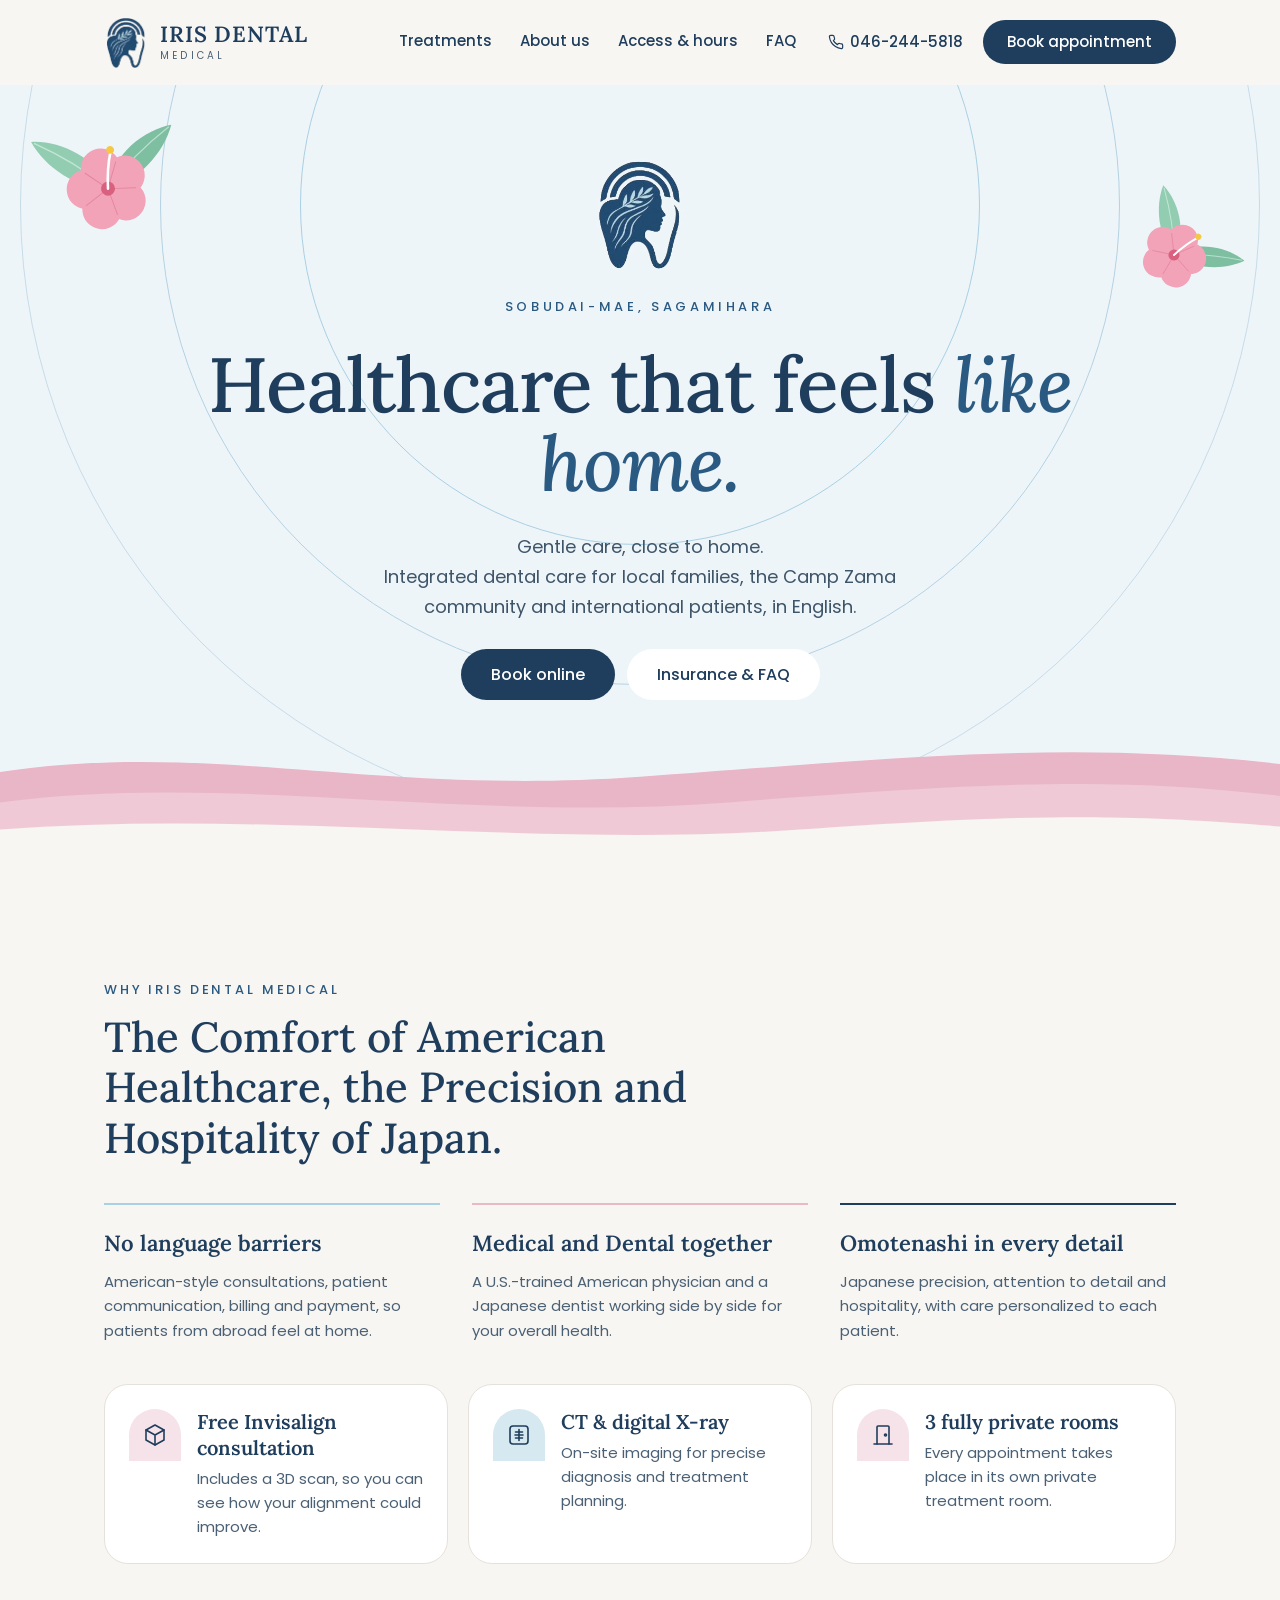
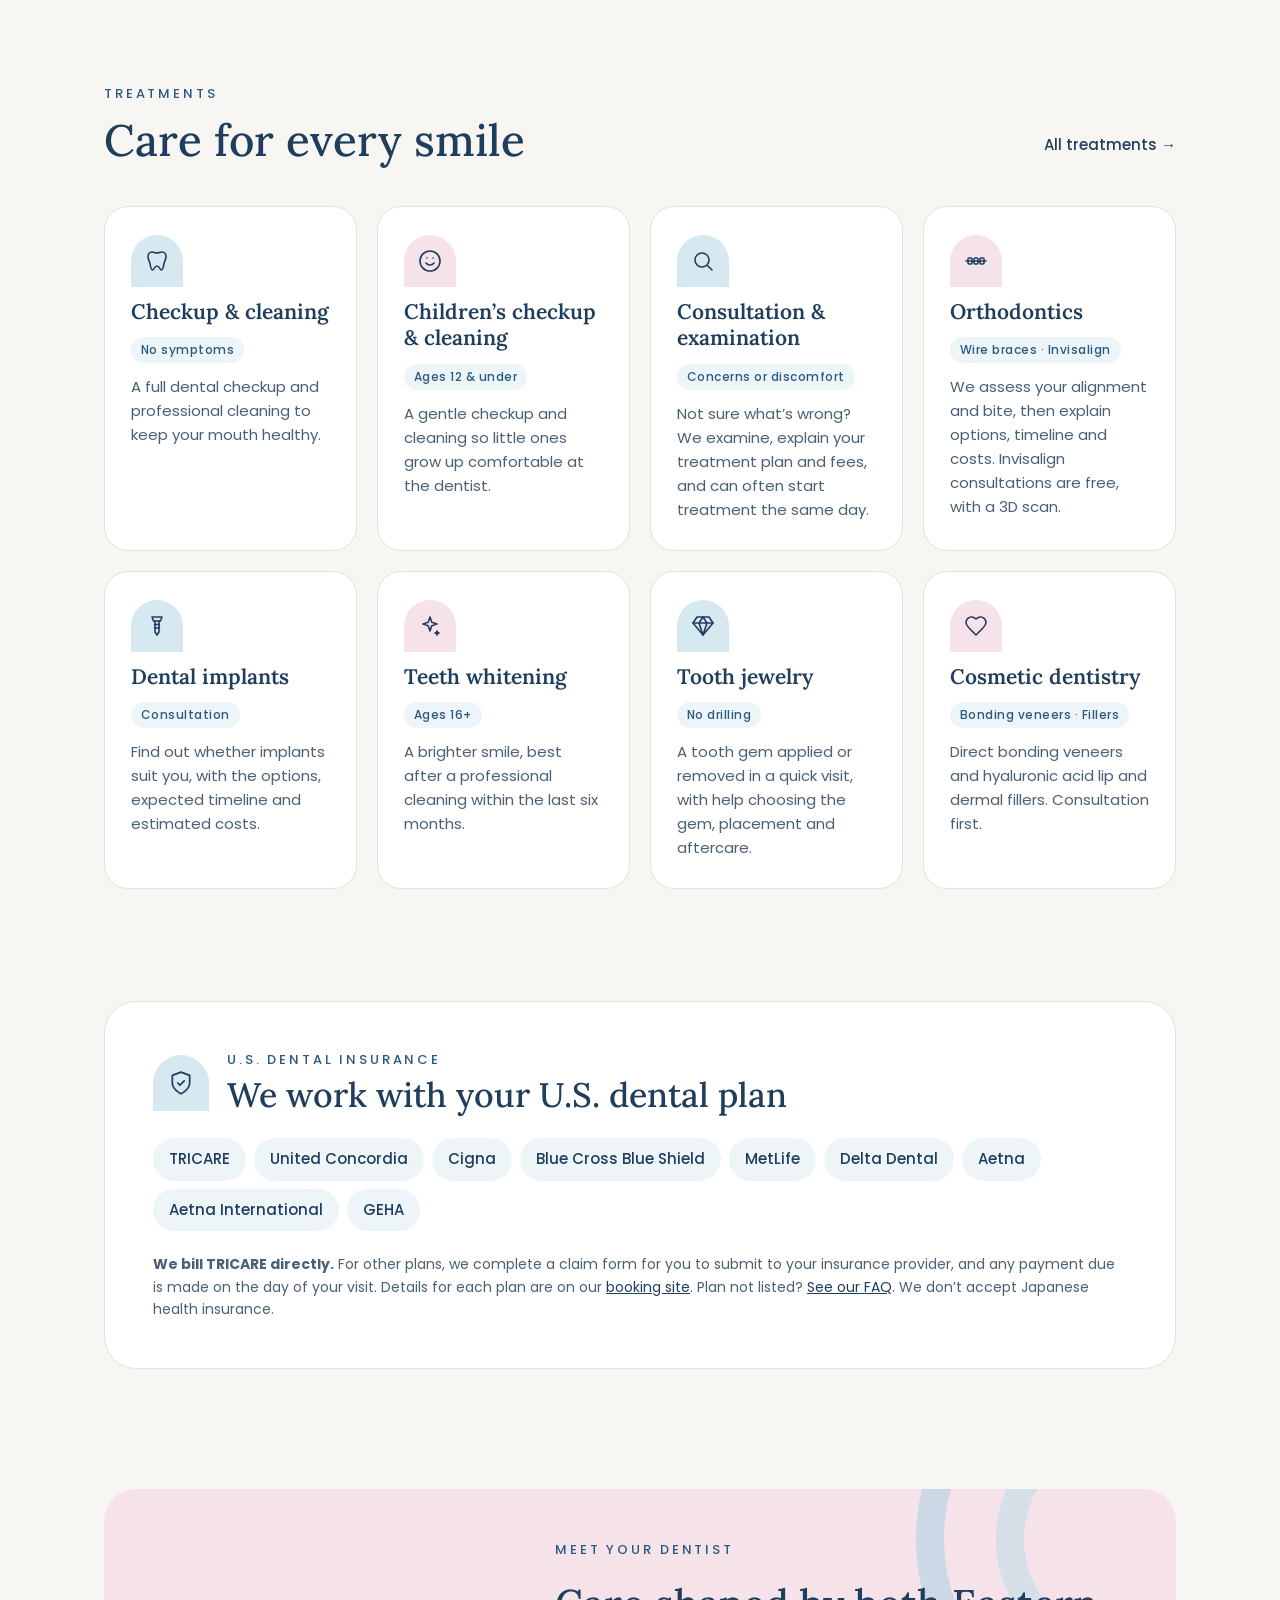
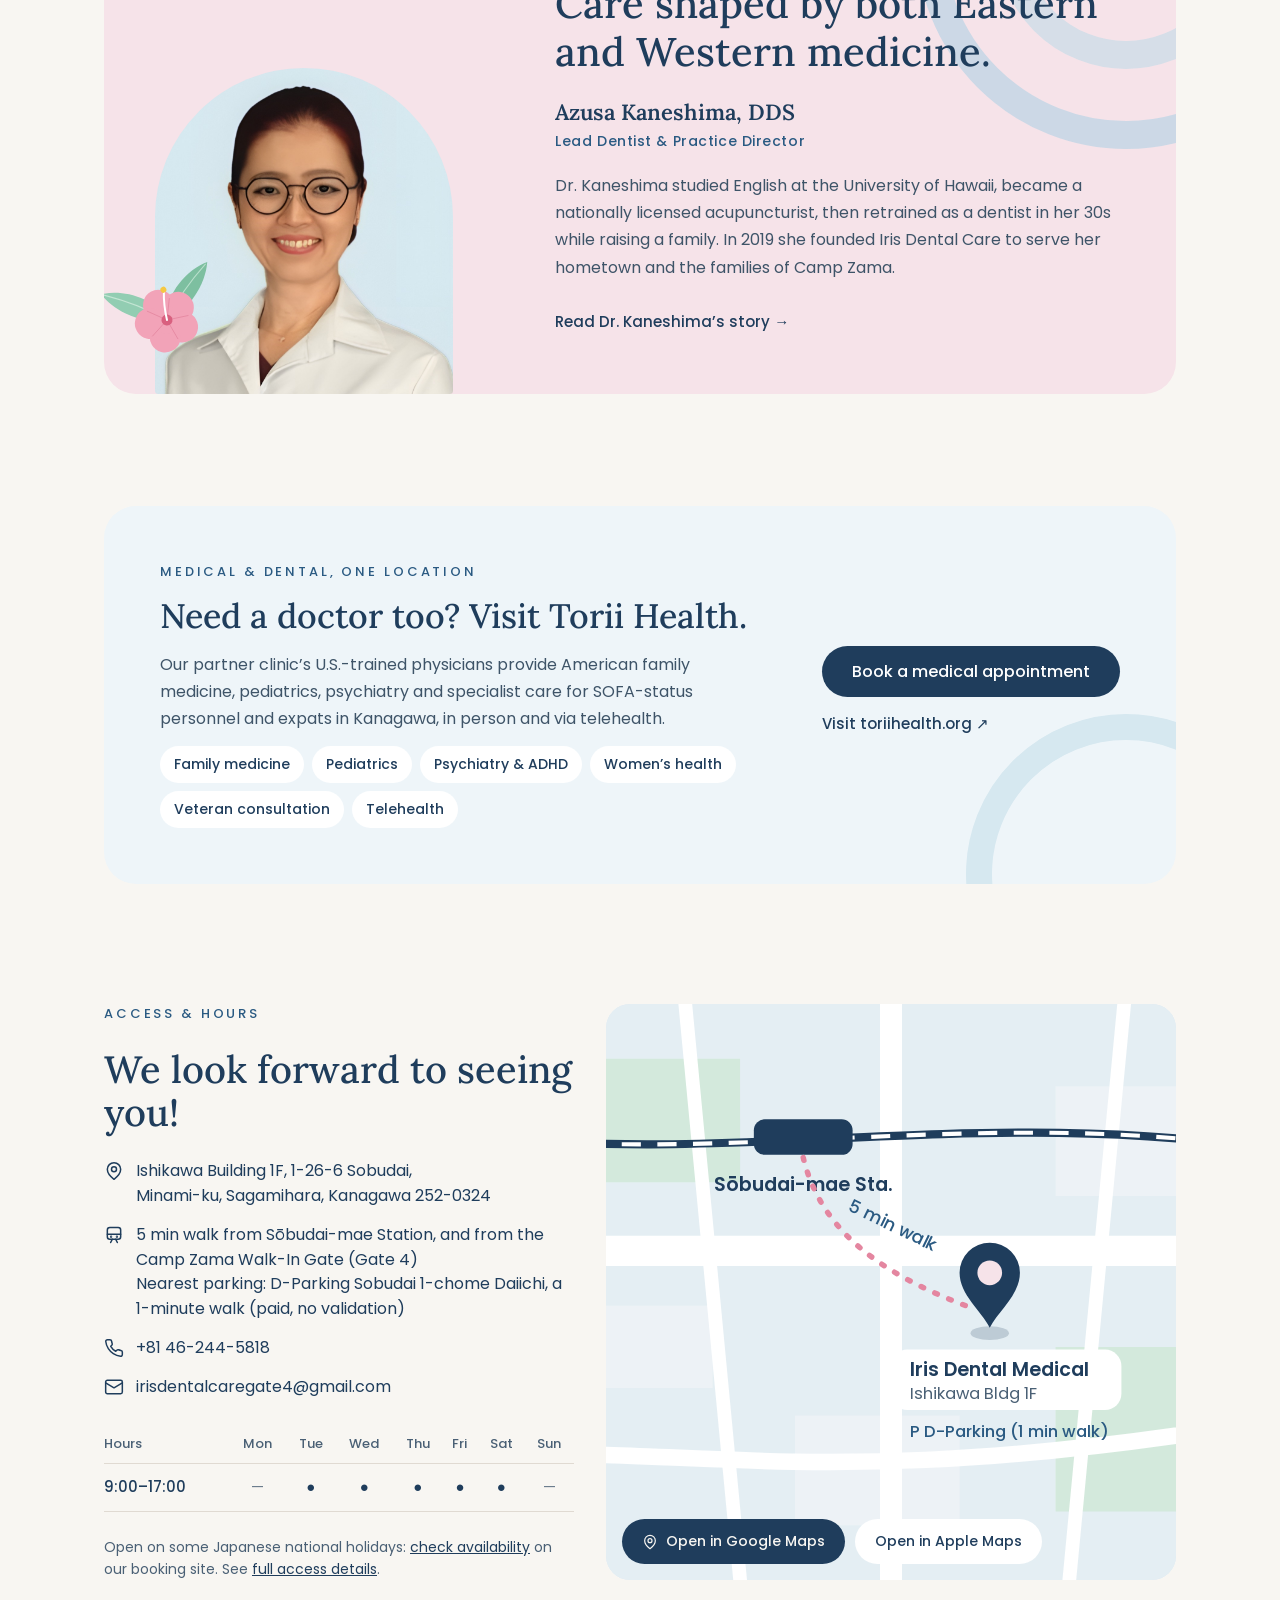
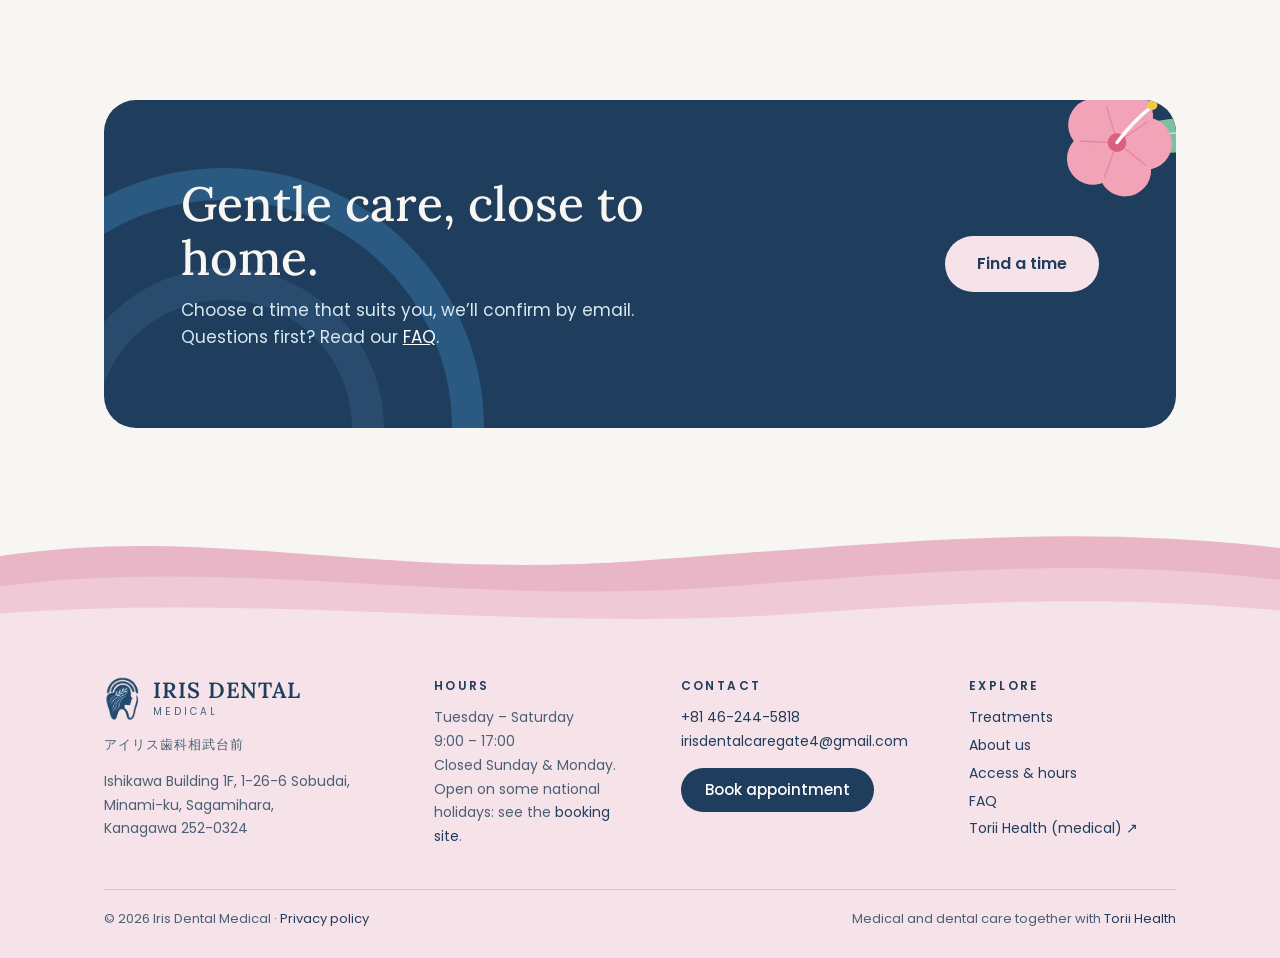
<file: index.html>
<!DOCTYPE html>
<html lang="en">
<head>
  <meta charset="UTF-8">
  <meta name="viewport" content="width=device-width, initial-scale=1">
  <!-- Google Tag Manager -->
  <script>(function(w,d,s,l,i){w[l]=w[l]||[];w[l].push({'gtm.start':
  new Date().getTime(),event:'gtm.js'});var f=d.getElementsByTagName(s)[0],
  j=d.createElement(s),dl=l!='dataLayer'?'&l='+l:'';j.async=true;j.src=
  'https://www.googletagmanager.com/gtm.js?id='+i+dl;f.parentNode.insertBefore(j,f);
  })(window,document,'script','dataLayer','GTM-TZVKB3WL');</script>
  <!-- End Google Tag Manager -->
  <title>English-Speaking Dentist near Camp Zama | Iris Dental Medical</title>
  <meta name="description" content="English-speaking dentist near Camp Zama, 5 min from Sōbudai-mae Station. TRICARE, Delta Dental, MetLife and more. Free Invisalign consultation. Book online.">
  <meta name="theme-color" content="#F8F6F2">
  <meta property="og:type" content="website">
  <meta property="og:site_name" content="Iris Dental Medical">
  <meta property="og:title" content="Iris Dental Medical — Healthcare that feels like home">
  <meta property="og:description" content="English-speaking dentist near Camp Zama, 5 min from Sōbudai-mae Station. TRICARE, Delta Dental, MetLife and more. Free Invisalign consultation. Book online.">
  <meta property="og:locale" content="en_US">
  <meta property="og:url" content="https://iris-dental-medical.com/">
  <meta property="og:image" content="https://iris-dental-medical.com/images/og-image.jpg">
  <meta property="og:image:width" content="1200">
  <meta property="og:image:height" content="630">
  <meta name="twitter:card" content="summary_large_image">
  <link rel="canonical" href="https://iris-dental-medical.com/">
  <link rel="icon" type="image/png" href="images/favicon.png">
  <link rel="apple-touch-icon" href="images/apple-touch-icon.png">
  <link rel="preconnect" href="https://fonts.googleapis.com">
  <link rel="preconnect" href="https://fonts.gstatic.com" crossorigin>
  <link rel="stylesheet" href="https://fonts.googleapis.com/css2?family=Lora:ital,wght@0,500;0,600;1,500&amp;family=Poppins:wght@400;500;600&amp;display=swap">
  <link rel="stylesheet" href="css/site.css">
  <script>document.documentElement.classList.add('js');</script>
  <script src="js/site.js" defer></script>

  <script type="application/ld+json">
  {
    "@context": "https://schema.org",
    "@type": "Dentist",
    "name": "Iris Dental Medical",
    "url": "https://iris-dental-medical.com/",
    "logo": "https://iris-dental-medical.com/images/logo-mark.png",
    "image": "https://iris-dental-medical.com/images/og-image.jpg",
    "alternateName": [
      "アイリス歯科相武台前",
      "Iris Dental Care"
    ],
    "description": "English-speaking dental clinic in Sagamihara, Kanagawa, a 5 minute walk from Sōbudai-mae Station and close to Camp Zama. Checkups, children's dentistry, orthodontics, implants and cosmetic care.",
    "telephone": "+81-46-244-5818",
    "email": "irisdentalcaregate4@gmail.com",
    "address": {
      "@type": "PostalAddress",
      "streetAddress": "Ishikawa Building 1F, 1-26-6 Sobudai, Minami-ku",
      "addressLocality": "Sagamihara",
      "addressRegion": "Kanagawa",
      "postalCode": "252-0324",
      "addressCountry": "JP"
    },
    "geo": {
      "@type": "GeoCoordinates",
      "latitude": 35.499552,
      "longitude": 139.4063801
    },
    "hasMap": "https://www.google.com/maps?cid=15829821523006956640",
    "openingHoursSpecification": [
      {
        "@type": "OpeningHoursSpecification",
        "dayOfWeek": [
          "Tuesday",
          "Wednesday",
          "Thursday",
          "Friday",
          "Saturday"
        ],
        "opens": "09:00",
        "closes": "17:00"
      }
    ],
    "availableLanguage": [
      "English",
      "Japanese"
    ],
    "founder": {
      "@type": "Person",
      "name": "Azusa Kaneshima",
      "jobTitle": "Lead Dentist & Practice Director"
    },
    "foundingDate": "2019",
    "potentialAction": {
      "@type": "ReserveAction",
      "target": {
        "@type": "EntryPoint",
        "urlTemplate": "https://irisdental.intakeq.com/booking"
      }
    }
  }
  </script>
</head>
<body>
<!-- Google Tag Manager (noscript) -->
<noscript><iframe src="https://www.googletagmanager.com/ns.html?id=GTM-TZVKB3WL" height="0" width="0" style="display:none;visibility:hidden"></iframe></noscript>
<!-- End Google Tag Manager (noscript) -->
<a class="skip-link" href="#main">Skip to content</a>
<svg width="0" height="0" style="position:absolute" aria-hidden="true" focusable="false"><defs><g id="iris-flower"><path d="M0 0C30-45 95-55 135-42C104-8 46 12 0 0Z" fill="#7DBFA0" transform="rotate(-8)"/><path d="M4-2C46-22 92-34 130-41" stroke="#B9E0CC" stroke-width="2" fill="none" transform="rotate(-8)"/><path d="M0 0C-30-45-95-55-135-42C-104-8-46 12 0 0Z" fill="#92CDB2" transform="rotate(34)"/><path d="M-4-2C-46-22-92-34-130-41" stroke="#C4E6D4" stroke-width="2" fill="none" transform="rotate(34)"/><circle cx="0" cy="-34" r="31" fill="#F2A3B8"/><circle cx="32.3" cy="-10.5" r="31" fill="#F2A3B8"/><circle cx="20" cy="27.5" r="31" fill="#F2A3B8"/><circle cx="-20" cy="27.5" r="31" fill="#F2A3B8"/><circle cx="-32.3" cy="-10.5" r="31" fill="#F2A3B8"/><circle r="28" fill="#F2A3B8"/><path d="M0 0L25.9-35.6M0 0L41.8 13.6M0 0L0 44M0 0L-41.8 13.6M0 0L-25.9-35.6" stroke="#E486A0" stroke-width="1.5"/><circle r="11" fill="#D9607F"/><path d="M0 0C6-20 14-38 24-54" stroke="#FFFFFF" stroke-width="4" stroke-linecap="round" fill="none"/><circle cx="24" cy="-56" r="6" fill="#F5C842"/></g></defs></svg>
<header class="site-header">
  <div class="container header-inner">
    <a class="brand" href="index.html" aria-label="Iris Dental Medical, home">
      <img src="images/logo-mark.png" alt="" width="44" height="52">
      <span class="brand-text"><span class="brand-name">IRIS DENTAL</span><span class="brand-sub">MEDICAL</span></span>
    </a>
    <nav class="main-nav" id="main-nav" aria-label="Main">
      <a class="nav-extra" href="index.html">Home</a>
      <a href="treatments.html">Treatments</a>
      <a href="about.html">About us</a>
      <a href="access.html">Access &amp; hours</a>
      <a href="faq.html">FAQ</a>
      <a class="nav-extra" href="tel:+81462445818">Call 046-244-5818</a>
      <a class="nav-extra" href="https://www.toriihealth.org" target="_blank" rel="noopener">Medical care: Torii Health ↗</a>
    </nav>
    <div class="header-actions">
      <a class="header-phone" href="tel:+81462445818" data-cta="header"><svg width="16" height="16" viewBox="0 0 24 24" fill="none" stroke="currentColor" stroke-width="1.8" stroke-linecap="round" stroke-linejoin="round" aria-hidden="true"><path d="M22 16.92v3a2 2 0 0 1-2.18 2 19.79 19.79 0 0 1-8.63-3.07 19.5 19.5 0 0 1-6-6 19.79 19.79 0 0 1-3.07-8.67A2 2 0 0 1 4.11 2h3a2 2 0 0 1 2 1.72c.13.96.36 1.9.7 2.81a2 2 0 0 1-.45 2.11L8.09 9.91a16 16 0 0 0 6 6l1.27-1.27a2 2 0 0 1 2.11-.45c.91.34 1.85.57 2.81.7A2 2 0 0 1 22 16.92z"/></svg>046-244-5818</a>
      <a class="btn btn-primary btn-sm" href="https://irisdental.intakeq.com/booking" data-cta="header">Book appointment</a>
      <button class="menu-toggle" type="button" aria-expanded="false" aria-controls="main-nav"><span class="bars" aria-hidden="true"></span>Menu</button>
    </div>
  </div>
</header>

<main id="main">
<!-- Hero -->
<section class="hero" id="top">
  <div class="deco arc arc-1" aria-hidden="true"></div>
  <div class="deco arc arc-2" aria-hidden="true"></div>
  <div class="deco arc arc-3" aria-hidden="true"></div>
  <svg class="deco flower flower-hl" viewBox="-110 -100 220 200" aria-hidden="true" focusable="false"><use href="#iris-flower" transform="rotate(-20)"/></svg>
  <svg class="deco flower flower-hr" viewBox="-110 -100 220 200" aria-hidden="true" focusable="false"><use href="#iris-flower" transform="rotate(30)"/></svg>
  <img class="hero-logo" src="images/logo-mark.png" alt="" width="95" height="112">
  <p class="eyebrow">Sobudai-mae, Sagamihara</p>
  <h1>Healthcare that feels <em>like home.</em></h1>
  <p class="lead">Gentle care, close to home.<br>Integrated dental care for local families, the Camp Zama community and international patients, in English.</p>
  <div class="hero-actions">
    <a class="btn btn-primary" href="https://irisdental.intakeq.com/booking" data-cta="hero">Book online</a>
    <a class="btn btn-light" href="faq.html">Insurance &amp; FAQ</a>
  </div>
  <svg class="deco wave" viewBox="0 0 1440 150" preserveAspectRatio="none" aria-hidden="true" focusable="false"><path d="M0 40C240 0 420 70 720 46S1200 0 1440 30V150H0Z" fill="#E8B6C6"/><path d="M0 78C260 40 520 104 820 78S1260 46 1440 70V150H0Z" fill="#EFCAD6"/><path d="M0 112C300 86 600 136 900 112S1300 96 1440 108V150H0Z" fill="#F8F6F2"/></svg>
</section>

<!-- Why -->
<section class="container section-lg stack-40" id="why">
  <div class="section-head">
    <p class="eyebrow">Why Iris Dental Medical</p>
    <h2 class="h2">The Comfort of American Healthcare, the Precision and Hospitality of Japan.</h2>
  </div>
  <div class="pillars">
    <div class="pillar">
      <h3>No language barriers</h3>
      <p>American-style consultations, patient communication, billing and payment, so patients from abroad feel at home.</p>
    </div>
    <div class="pillar">
      <h3>Medical and Dental together</h3>
      <p>A U.S.-trained American physician and a Japanese dentist working side by side for your overall health.</p>
    </div>
    <div class="pillar">
      <h3>Omotenashi in every detail</h3>
      <p>Japanese precision, attention to detail and hospitality, with care personalized to each patient.</p>
    </div>
  </div>
  <ul class="facts" aria-label="In our clinic">
    <li class="fact"><span class="icon-arch is-pink"><svg width="24" height="24" viewBox="0 0 24 24" fill="none" stroke="currentColor" stroke-width="1.6" stroke-linecap="round" stroke-linejoin="round" aria-hidden="true"><path d="M12 2 3 7v10l9 5 9-5V7Z"/><path d="m3 7 9 5 9-5M12 12v10"/></svg></span><div><h3>Free Invisalign consultation</h3><p>Includes a 3D scan, so you can see how your alignment could improve.</p></div></li>
    <li class="fact"><span class="icon-arch"><svg width="24" height="24" viewBox="0 0 24 24" fill="none" stroke="currentColor" stroke-width="1.6" stroke-linecap="round" stroke-linejoin="round" aria-hidden="true"><rect x="3" y="3" width="18" height="18" rx="3"/><path d="M12 6.5v11M8.5 9h7M8 12h8M8.5 15h7"/></svg></span><div><h3>CT &amp; digital X-ray</h3><p>On-site imaging for precise diagnosis and treatment planning.</p></div></li>
    <li class="fact"><span class="icon-arch is-pink"><svg width="24" height="24" viewBox="0 0 24 24" fill="none" stroke="currentColor" stroke-width="1.6" stroke-linecap="round" stroke-linejoin="round" aria-hidden="true"><path d="M6 21V4a1 1 0 0 1 1-1h10a1 1 0 0 1 1 1v17"/><path d="M3 21h18"/><circle cx="14.5" cy="12" r="1"/></svg></span><div><h3>3 fully private rooms</h3><p>Every appointment takes place in its own private treatment room.</p></div></li>
  </ul>
</section>

<!-- Treatments -->
<section class="container section-lg stack-40" id="treatments">
  <div class="section-head-row">
    <div class="section-head">
      <p class="eyebrow">Treatments</p>
      <h2 class="h2-lg">Care for every smile</h2>
    </div>
    <a class="text-link" href="treatments.html">All treatments →</a>
  </div>
  <div class="t-grid">
    <a class="t-card" href="treatments.html#checkup">
      <span class="icon-arch"><svg width="24" height="24" viewBox="0 0 24 24" fill="none" stroke="currentColor" stroke-width="1.6" stroke-linecap="round" stroke-linejoin="round" aria-hidden="true"><path d="M7 3c-2.5 0-4 2-4 4.5 0 3 1.5 4.5 2 7 .5 3 1 6.5 2.5 6.5S9.5 17 12 17s3 4 4.5 4 2-3.5 2.5-6.5c.5-2.5 2-4 2-7C21 5 19.5 3 17 3c-2 0-3 1-5 1S9 3 7 3Z"/></svg></span>
      <span class="t-title">Checkup &amp; cleaning</span>
      <span class="tag">No symptoms</span>
      <span class="t-desc">A full dental checkup and professional cleaning to keep your mouth healthy.</span>
    </a>
    <a class="t-card" href="treatments.html#children">
      <span class="icon-arch is-pink"><svg width="24" height="24" viewBox="0 0 24 24" fill="none" stroke="currentColor" stroke-width="1.6" stroke-linecap="round" stroke-linejoin="round" aria-hidden="true"><circle cx="12" cy="12" r="10"/><path d="M8 14s1.5 2 4 2 4-2 4-2M9 9h.01M15 9h.01"/></svg></span>
      <span class="t-title">Children’s checkup &amp; cleaning</span>
      <span class="tag">Ages 12 &amp; under</span>
      <span class="t-desc">A gentle checkup and cleaning so little ones grow up comfortable at the dentist.</span>
    </a>
    <a class="t-card" href="treatments.html#consultation">
      <span class="icon-arch"><svg width="24" height="24" viewBox="0 0 24 24" fill="none" stroke="currentColor" stroke-width="1.6" stroke-linecap="round" stroke-linejoin="round" aria-hidden="true"><circle cx="11" cy="11" r="7"/><path d="m21 21-4.3-4.3"/></svg></span>
      <span class="t-title">Consultation &amp; examination</span>
      <span class="tag">Concerns or discomfort</span>
      <span class="t-desc">Not sure what’s wrong? We examine, explain your treatment plan and fees, and can often start treatment the same day.</span>
    </a>
    <a class="t-card" href="treatments.html#orthodontics">
      <span class="icon-arch is-pink"><svg width="24" height="24" viewBox="0 0 24 24" fill="none" stroke="currentColor" stroke-width="1.6" stroke-linecap="round" stroke-linejoin="round" aria-hidden="true"><path d="M2 12h20"/><rect x="4" y="9" width="4" height="6" rx="1"/><rect x="10" y="9" width="4" height="6" rx="1"/><rect x="16" y="9" width="4" height="6" rx="1"/></svg></span>
      <span class="t-title">Orthodontics</span>
      <span class="tag">Wire braces · Invisalign</span>
      <span class="t-desc">We assess your alignment and bite, then explain options, timeline and costs. Invisalign consultations are free, with a 3D scan.</span>
    </a>
    <a class="t-card" href="treatments.html#implants">
      <span class="icon-arch"><svg width="24" height="24" viewBox="0 0 24 24" fill="none" stroke="currentColor" stroke-width="1.6" stroke-linecap="round" stroke-linejoin="round" aria-hidden="true"><path d="M7 3h10l-1.5 4h-7Z"/><path d="M10 7v11l2 3 2-3V7"/><path d="M9.5 10.5h5M9.5 14h5"/></svg></span>
      <span class="t-title">Dental implants</span>
      <span class="tag">Consultation</span>
      <span class="t-desc">Find out whether implants suit you, with the options, expected timeline and estimated costs.</span>
    </a>
    <a class="t-card" href="treatments.html#whitening">
      <span class="icon-arch is-pink"><svg width="24" height="24" viewBox="0 0 24 24" fill="none" stroke="currentColor" stroke-width="1.6" stroke-linecap="round" stroke-linejoin="round" aria-hidden="true"><path d="M12 3l1.8 5.2L19 10l-5.2 1.8L12 17l-1.8-5.2L5 10l5.2-1.8Z"/><path d="M19 17l.6 1.6L21 19l-1.4.6L19 21l-.6-1.4L17 19l1.4-.4Z"/></svg></span>
      <span class="t-title">Teeth whitening</span>
      <span class="tag">Ages 16+</span>
      <span class="t-desc">A brighter smile, best after a professional cleaning within the last six months.</span>
    </a>
    <a class="t-card" href="treatments.html#tooth-jewelry">
      <span class="icon-arch"><svg width="24" height="24" viewBox="0 0 24 24" fill="none" stroke="currentColor" stroke-width="1.6" stroke-linecap="round" stroke-linejoin="round" aria-hidden="true"><path d="M6 3h12l4 6-10 12L2 9Z"/><path d="M2 9h20M12 21 8 9l4-6 4 6-4 12"/></svg></span>
      <span class="t-title">Tooth jewelry</span>
      <span class="tag">No drilling</span>
      <span class="t-desc">A tooth gem applied or removed in a quick visit, with help choosing the gem, placement and aftercare.</span>
    </a>
    <a class="t-card" href="treatments.html#cosmetic-dentistry">
      <span class="icon-arch is-pink"><svg width="24" height="24" viewBox="0 0 24 24" fill="none" stroke="currentColor" stroke-width="1.6" stroke-linecap="round" stroke-linejoin="round" aria-hidden="true"><path d="M19 14c1.5-1.5 3-3.2 3-5.5A5.5 5.5 0 0 0 16.5 3c-1.8 0-3 .5-4.5 2-1.5-1.5-2.7-2-4.5-2A5.5 5.5 0 0 0 2 8.5c0 2.3 1.5 4 3 5.5l7 7Z"/></svg></span>
      <span class="t-title">Cosmetic dentistry</span>
      <span class="tag">Bonding veneers · Fillers</span>
      <span class="t-desc">Direct bonding veneers and hyaluronic acid lip and dermal fillers. Consultation first.</span>
    </a>
  </div>
</section>

<!-- U.S. insurance -->
<section class="container section" id="insurance">
  <div class="ins-card">
    <div class="ins-head">
      <span class="icon-arch icon-arch-lg"><svg width="26" height="26" viewBox="0 0 24 24" fill="none" stroke="currentColor" stroke-width="1.6" stroke-linecap="round" stroke-linejoin="round" aria-hidden="true"><path d="M12 22s8-4 8-10V5l-8-3-8 3v7c0 6 8 10 8 10Z"/><path d="m9 12 2 2 4-4"/></svg></span>
      <div>
        <p class="eyebrow">U.S. dental insurance</p>
        <h2>We work with your U.S. dental plan</h2>
      </div>
    </div>
    <ul class="chips" aria-label="Accepted insurance plans">
      <li class="chip">TRICARE</li>
<li class="chip">United Concordia</li>
<li class="chip">Cigna</li>
<li class="chip">Blue Cross Blue Shield</li>
<li class="chip">MetLife</li>
<li class="chip">Delta Dental</li>
<li class="chip">Aetna</li>
<li class="chip">Aetna International</li>
<li class="chip">GEHA</li>
    </ul>
    <p class="small-note"><strong>We bill TRICARE directly.</strong> For other plans, we complete a claim form for you to submit to your insurance provider, and any payment due is made on the day of your visit. Details for each plan are on our <a href="https://irisdental.intakeq.com/booking" data-cta="home-insurance">booking site</a>. Plan not listed? <a href="faq.html#faq-insurance">See our FAQ</a>. We don’t accept Japanese health insurance.</p>
  </div>
</section>

<!-- Team -->
<section class="container section-lg" id="team">
  <div class="team-panel">
    <div class="deco team-ring-1" aria-hidden="true"></div>
    <div class="deco team-ring-2" aria-hidden="true"></div>
    <div class="team-photo">
      <div class="arch-photo"><img src="images/dr-kaneshima-portrait.jpg" alt="Azusa Kaneshima, DDS, Lead Dentist and Practice Director" width="988" height="1096" loading="lazy"></div>
      <svg class="deco flower " viewBox="-110 -100 220 200" aria-hidden="true" focusable="false"><use href="#iris-flower" transform="rotate(-30)"/></svg>
    </div>
    <div class="team-text">
      <p class="eyebrow">Meet your dentist</p>
      <h2 class="h2">Care shaped by both Eastern and Western medicine.</h2>
      <div>
        <p class="person-name">Azusa Kaneshima, DDS</p>
        <p class="person-role">Lead Dentist &amp; Practice Director</p>
      </div>
      <p class="bio">Dr. Kaneshima studied English at the University of Hawaii, became a nationally licensed acupuncturist, then retrained as a dentist in her 30s while raising a family. In 2019 she founded Iris Dental Care to serve her hometown and the families of Camp Zama.</p>
      <a class="text-link" href="about.html#dr-kaneshima">Read Dr. Kaneshima’s story →</a>
    </div>
  </div>
</section>

<!-- Torii Health (medical) -->
<section class="container section" id="medical">
  <div class="torii-card">
    <div class="deco ring" aria-hidden="true"></div>
    <div class="torii-text">
      <p class="eyebrow">Medical &amp; dental, one location</p>
      <h2>Need a doctor too? Visit Torii Health.</h2>
      <p>Our partner clinic’s U.S.-trained physicians provide American family medicine, pediatrics, psychiatry and specialist care for SOFA-status personnel and expats in Kanagawa, in person and via telehealth.</p>
      <ul class="chips" aria-label="Torii Health services">
        <li class="chip is-white">Family medicine</li>
        <li class="chip is-white">Pediatrics</li>
        <li class="chip is-white">Psychiatry &amp; ADHD</li>
        <li class="chip is-white">Women’s health</li>
        <li class="chip is-white">Veteran consultation</li>
        <li class="chip is-white">Telehealth</li>
      </ul>
    </div>
    <div class="torii-actions">
      <a class="btn btn-primary" href="https://toriihealth.intakeq.com/booking" target="_blank" rel="noopener" data-cta="home-torii">Book a medical appointment</a>
      <a class="text-link" href="https://www.toriihealth.org" target="_blank" rel="noopener">Visit toriihealth.org ↗</a>
    </div>
  </div>
</section>

<!-- Visit -->
<section class="container section-lg visit" id="visit">
  <div class="visit-info">
    <p class="eyebrow">Access &amp; hours</p>
    <h2 class="h2">We look forward to seeing you!</h2>
    <ul class="info-list">
      <li><svg width="20" height="20" viewBox="0 0 24 24" fill="none" stroke="currentColor" stroke-width="1.8" stroke-linecap="round" stroke-linejoin="round" aria-hidden="true"><path d="M20 10c0 6-8 12-8 12s-8-6-8-12a8 8 0 0 1 16 0Z"/><circle cx="12" cy="10" r="3"/></svg><span>Ishikawa Building 1F, 1-26-6 Sobudai,<br>Minami-ku, Sagamihara, Kanagawa 252-0324</span></li>
      <li><svg width="20" height="20" viewBox="0 0 24 24" fill="none" stroke="currentColor" stroke-width="1.8" stroke-linecap="round" stroke-linejoin="round" aria-hidden="true"><rect x="4" y="3" width="16" height="14" rx="3"/><path d="M4 11h16M8 21l2-4M16 21l-2-4"/><circle cx="8.5" cy="14" r=".5"/><circle cx="15.5" cy="14" r=".5"/></svg><span>5 min walk from Sōbudai-mae Station, and from the Camp Zama Walk-In Gate <span style="white-space:nowrap">(Gate 4)</span><br>Nearest parking: <span style="white-space:nowrap">D-Parking</span> Sobudai <span style="white-space:nowrap">1-chome</span> Daiichi, a <span style="white-space:nowrap">1-minute walk</span> (paid, no validation)</span></li>
      <li><svg width="20" height="20" viewBox="0 0 24 24" fill="none" stroke="currentColor" stroke-width="1.8" stroke-linecap="round" stroke-linejoin="round" aria-hidden="true"><path d="M22 16.92v3a2 2 0 0 1-2.18 2 19.79 19.79 0 0 1-8.63-3.07 19.5 19.5 0 0 1-6-6 19.79 19.79 0 0 1-3.07-8.67A2 2 0 0 1 4.11 2h3a2 2 0 0 1 2 1.72c.13.96.36 1.9.7 2.81a2 2 0 0 1-.45 2.11L8.09 9.91a16 16 0 0 0 6 6l1.27-1.27a2 2 0 0 1 2.11-.45c.91.34 1.85.57 2.81.7A2 2 0 0 1 22 16.92z"/></svg><a href="tel:+81462445818" data-cta="home-visit">+81 46-244-5818</a></li>
      <li><svg width="20" height="20" viewBox="0 0 24 24" fill="none" stroke="currentColor" stroke-width="1.8" stroke-linecap="round" stroke-linejoin="round" aria-hidden="true"><rect x="2" y="4" width="20" height="16" rx="2"/><path d="m22 7-10 6L2 7"/></svg><a href="mailto:irisdentalcaregate4@gmail.com">irisdentalcaregate4@gmail.com</a></li>
    </ul>
    <div class="dot-table-wrap">
      <table class="dot-table">
        <caption class="visually-hidden">Opening hours</caption>
        <thead><tr><th scope="col">Hours</th><th scope="col">Mon</th><th scope="col">Tue</th><th scope="col">Wed</th><th scope="col">Thu</th><th scope="col">Fri</th><th scope="col">Sat</th><th scope="col">Sun</th></tr></thead>
        <tbody>
          <tr><th scope="row">9:00–17:00</th><td class="is-closed"><span aria-hidden="true">—</span><span class="visually-hidden">Closed</span></td><td><span aria-hidden="true">●</span><span class="visually-hidden">Open</span></td><td><span aria-hidden="true">●</span><span class="visually-hidden">Open</span></td><td><span aria-hidden="true">●</span><span class="visually-hidden">Open</span></td><td><span aria-hidden="true">●</span><span class="visually-hidden">Open</span></td><td><span aria-hidden="true">●</span><span class="visually-hidden">Open</span></td><td class="is-closed"><span aria-hidden="true">—</span><span class="visually-hidden">Closed</span></td></tr>
        </tbody>
      </table>
    </div>
    <p class="small-note">Open on some Japanese national holidays: <a href="https://irisdental.intakeq.com/booking" data-cta="home-visit">check availability</a> on our booking site. See <a href="access.html">full access details</a>.</p>
  </div>
  <div class="map-card">
    <svg viewBox="0 0 600 420" preserveAspectRatio="xMidYMid slice" role="img" aria-label="Map: Iris Dental Medical is a 5 minute walk from Sōbudai-mae Station. The nearest parking, D-Parking, is a 1-minute walk away"><rect width="600" height="420" fill="#E4EEF3"/><path d="M40 40h150v90H40Z M420 250h140v120H420Z" fill="#D3E9DC"/><path d="M230 300h120v80H230Z M60 220h110v60H60Z M420 60h120v80H420Z" fill="#EDF2F6"/><g stroke="#FFFFFF" stroke-linecap="round" fill="none"><path d="M0 180H600" stroke-width="22"/><path d="M300 0V420" stroke-width="16"/><path d="M0 330C160 320 260 360 600 300" stroke-width="12"/><path d="M150 0L190 420" stroke-width="10"/><path d="M470 0L430 420" stroke-width="10"/></g><path d="M0 95C180 120 380 70 600 110" stroke="#1F3D5C" stroke-width="6" fill="none"/><path d="M0 95C180 120 380 70 600 110" stroke="#FFFFFF" stroke-width="3" stroke-dasharray="14 12" fill="none"/><rect x="200" y="84" width="72" height="26" rx="8" fill="#1F3D5C"/><text x="236" y="136" text-anchor="middle" font-family="Poppins, Arial, sans-serif" font-size="14" font-weight="600" fill="#1F3D5C">Sōbudai-mae Sta.</text><path d="M236 112C250 170 300 200 360 222" stroke="#E486A0" stroke-width="4" stroke-dasharray="2 9" stroke-linecap="round" fill="none"/><text x="268" y="150" font-family="Poppins, Arial, sans-serif" font-size="13" font-weight="500" fill="#2A5A82" transform="rotate(26 268 150)">5 min walk</text><g transform="translate(372 236)"><ellipse cx="0" cy="4" rx="14" ry="5" fill="#1F3D5C" opacity="0.2"/><path d="M0 0C-6-12-22-24-22-40a22 22 0 0 1 44 0C22-24 6-12 0 0Z" fill="#1F3D5C"/><circle cx="0" cy="-40" r="9" fill="#F6E3E9"/></g><rect x="300" y="252" width="168" height="44" rx="12" fill="#FFFFFF"/><text x="314" y="271" font-family="Poppins, Arial, sans-serif" font-size="14" font-weight="600" fill="#1F3D5C">Iris Dental Medical</text><text x="314" y="288" font-family="Poppins, Arial, sans-serif" font-size="12" fill="#4A6075">Ishikawa Bldg 1F</text><text x="314" y="316" font-family="Poppins, Arial, sans-serif" font-size="12" font-weight="500" fill="#2A5A82">P  D-Parking (1 min walk)</text></svg><div class="map-links"><a class="map-btn is-dark" href="https://www.google.com/maps?cid=15829821523006956640" target="_blank" rel="noopener"><svg width="16" height="16" viewBox="0 0 24 24" fill="none" stroke="currentColor" stroke-width="1.8" stroke-linecap="round" stroke-linejoin="round" aria-hidden="true"><path d="M20 10c0 6-8 12-8 12s-8-6-8-12a8 8 0 0 1 16 0Z"/><circle cx="12" cy="10" r="3"/></svg>Open in Google Maps</a><a class="map-btn" href="https://maps.apple.com/?ll=35.499552,139.4063801&amp;q=Iris%20Dental%20Medical" target="_blank" rel="noopener">Open in Apple Maps</a></div>
  </div>
</section>

<!-- Closing CTA -->
<section class="container cta-wrap">
  <div class="cta-panel">
    <div class="deco cta-ring-1" aria-hidden="true"></div>
    <div class="deco cta-ring-2" aria-hidden="true"></div>
    <svg class="deco flower " viewBox="-110 -100 220 200" aria-hidden="true" focusable="false"><use href="#iris-flower" transform="rotate(20)"/></svg>
    <div class="cta-copy">
      <h2>Gentle care, close to home.</h2>
      <p>Choose a time that suits you, we’ll confirm by email. Questions first? Read our <a href="faq.html">FAQ</a>.</p>
    </div>
    <a class="btn btn-pink" href="https://irisdental.intakeq.com/booking" data-cta="home-cta">Find a time</a>
  </div>
</section>
</main>

<svg class="wave-footer" viewBox="0 0 1440 150" preserveAspectRatio="none" aria-hidden="true" focusable="false"><path d="M0 40C240 0 420 70 720 46S1200 0 1440 30V150H0Z" fill="#E8B6C6"/><path d="M0 78C260 40 520 104 820 78S1260 46 1440 70V150H0Z" fill="#EFCAD6"/><path d="M0 112C300 86 600 136 900 112S1300 96 1440 108V150H0Z" fill="#F6E3E9"/></svg>
<footer class="site-footer">
  <div class="container footer-grid">
    <div class="footer-brand">
      <a class="brand" href="index.html" aria-label="Iris Dental Medical, home">
        <img src="images/logo-mark.png" alt="" width="37" height="44" loading="lazy">
        <span class="brand-text"><span class="brand-name">IRIS DENTAL</span><span class="brand-sub">MEDICAL</span></span>
      </a>
      <p class="footer-jp" lang="ja">アイリス歯科相武台前</p>
      <address>Ishikawa Building 1F, 1-26-6 Sobudai,<br>Minami-ku, Sagamihara,<br>Kanagawa 252-0324</address>
    </div>
    <div class="footer-col">
      <h2 class="footer-h">Hours</h2>
      <p>Tuesday – Saturday<br>9:00 – 17:00</p>
      <p>Closed Sunday &amp; Monday. Open on some national holidays: see the <a href="https://irisdental.intakeq.com/booking" data-cta="footer-hours">booking site</a>.</p>
    </div>
    <div class="footer-col">
      <h2 class="footer-h">Contact</h2>
      <p><a href="tel:+81462445818" data-cta="footer">+81 46-244-5818</a><br><a href="mailto:irisdentalcaregate4@gmail.com">irisdentalcaregate4@gmail.com</a></p>
      <a class="btn btn-primary btn-sm" href="https://irisdental.intakeq.com/booking" data-cta="footer">Book appointment</a>
    </div>
    <nav class="footer-col" aria-label="Footer">
      <h2 class="footer-h">Explore</h2>
      <ul class="footer-links">
        <li><a href="treatments.html">Treatments</a></li>
        <li><a href="about.html">About us</a></li>
        <li><a href="access.html">Access &amp; hours</a></li>
        <li><a href="faq.html">FAQ</a></li>
        <li><a href="https://www.toriihealth.org" target="_blank" rel="noopener">Torii Health (medical) ↗</a></li>
      </ul>
    </nav>
  </div>
  <div class="container">
    <div class="footer-bottom">
      <span>© 2026 Iris Dental Medical · <a href="privacy.html">Privacy policy</a></span>
      <span>Medical and dental care together with <a href="https://www.toriihealth.org" target="_blank" rel="noopener">Torii Health</a></span>
    </div>
  </div>
</footer>
<div class="mobile-cta">
  <a class="btn btn-light" href="faq.html"><svg width="16" height="16" viewBox="0 0 24 24" fill="none" stroke="currentColor" stroke-width="1.8" stroke-linecap="round" stroke-linejoin="round" aria-hidden="true"><circle cx="12" cy="12" r="10"/><path d="M9.1 9a3 3 0 0 1 5.8 1c0 2-3 3-3 3"/><path d="M12 17h.01"/></svg>FAQ</a>
  <a class="btn btn-primary" href="https://irisdental.intakeq.com/booking" data-cta="mobile-bar">Book online</a>
</div>
</body>
</html>
</file>
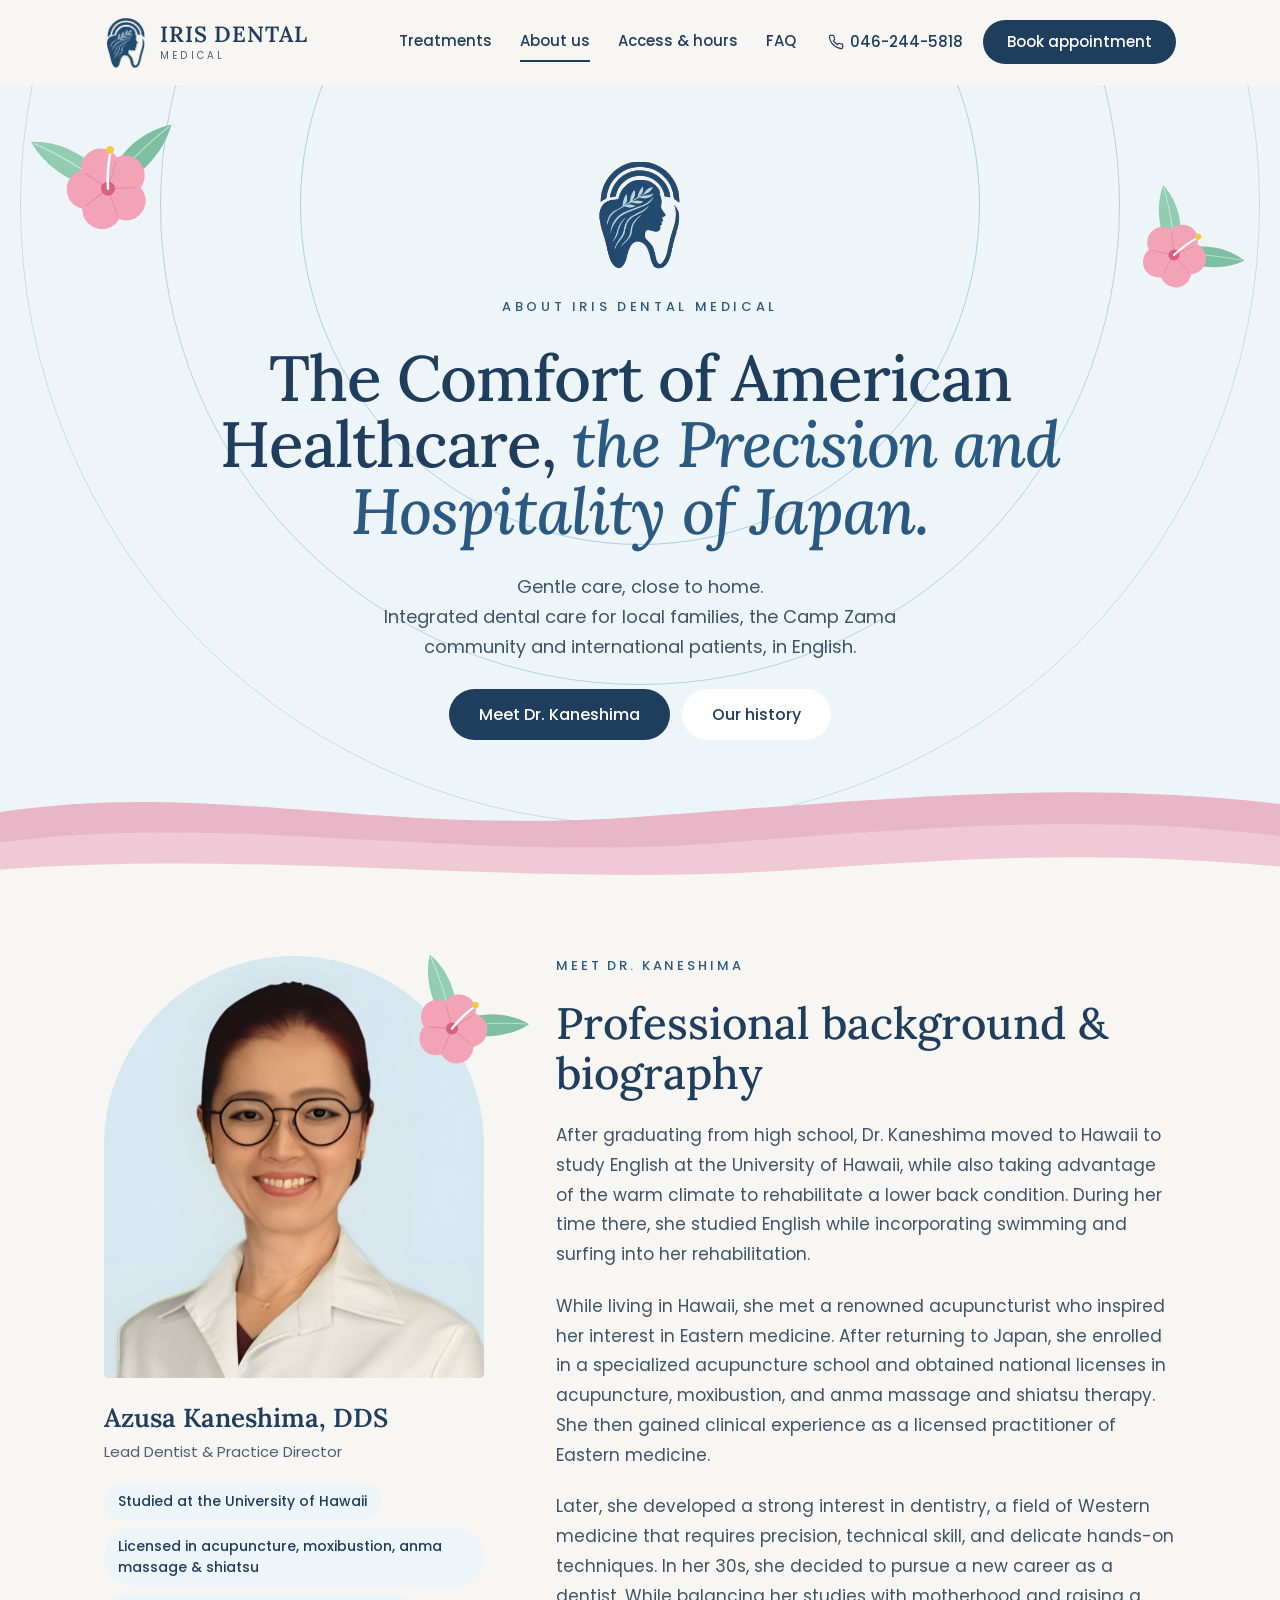
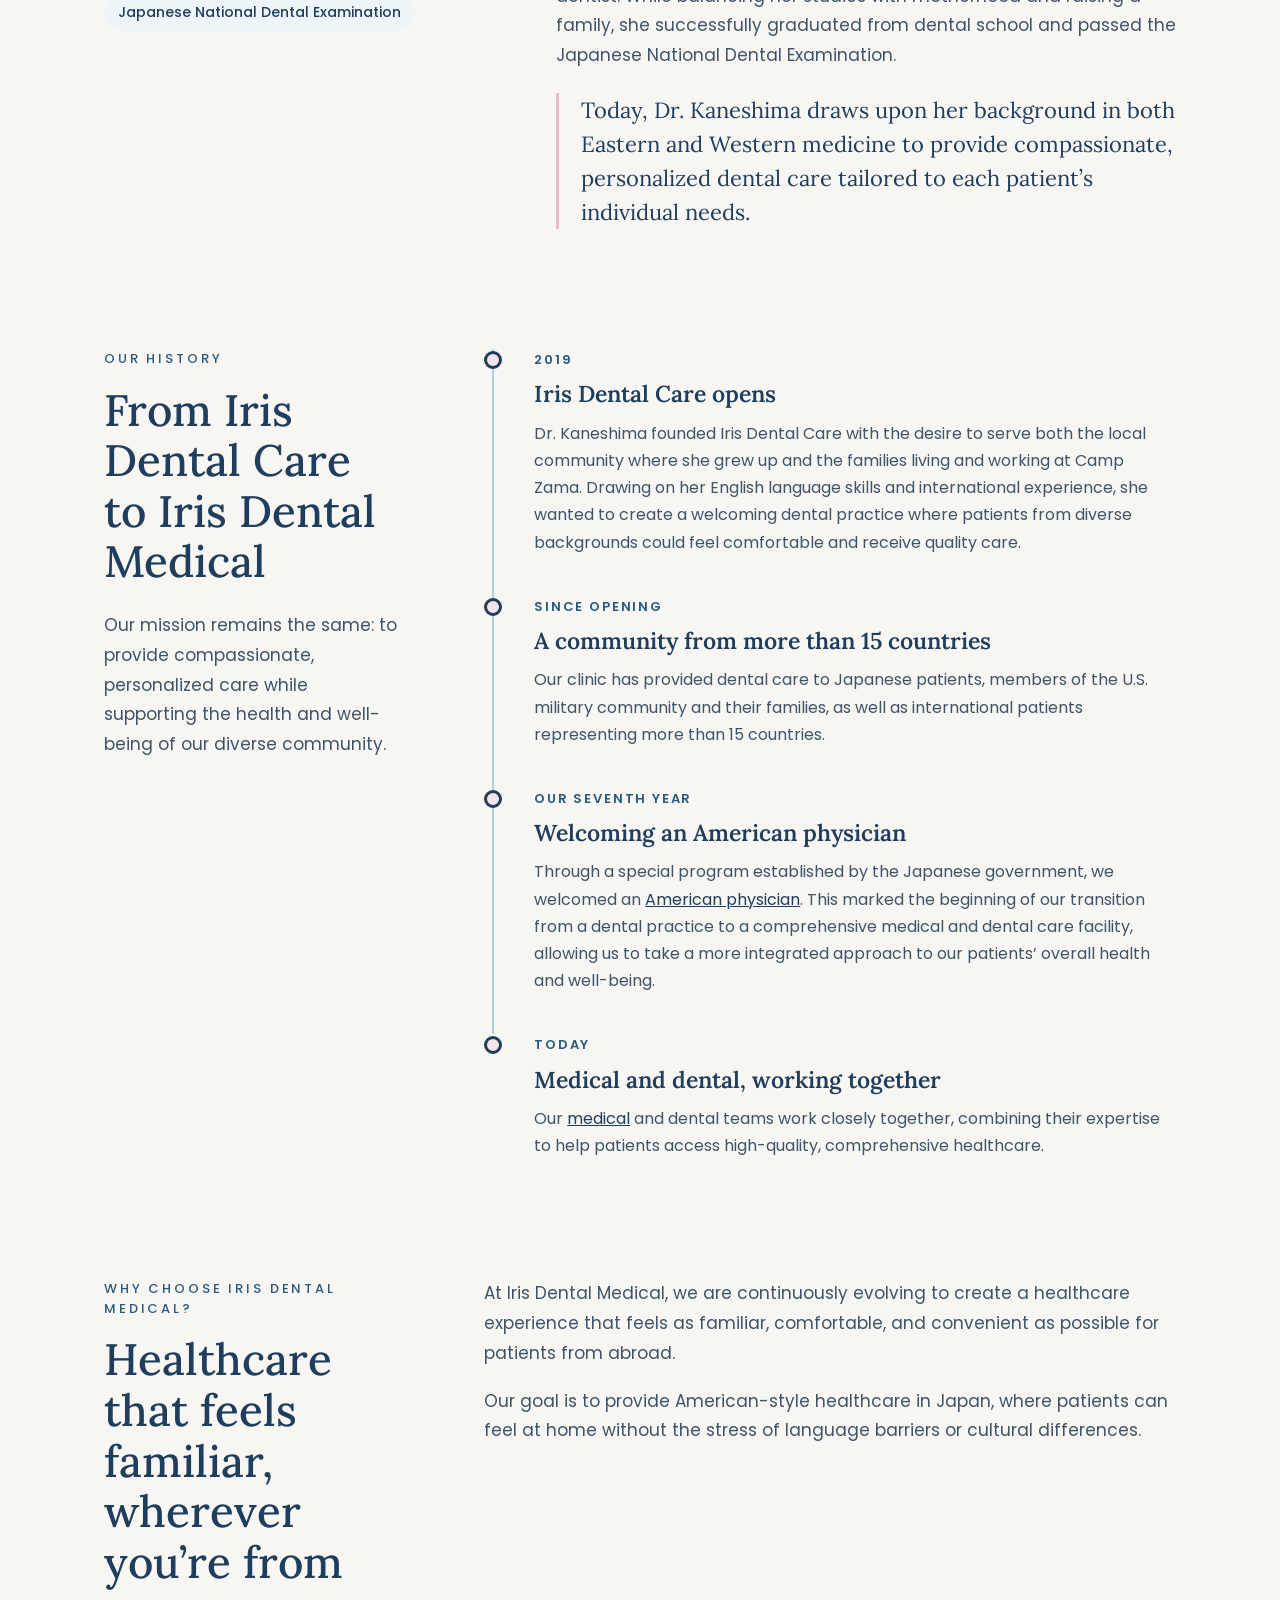
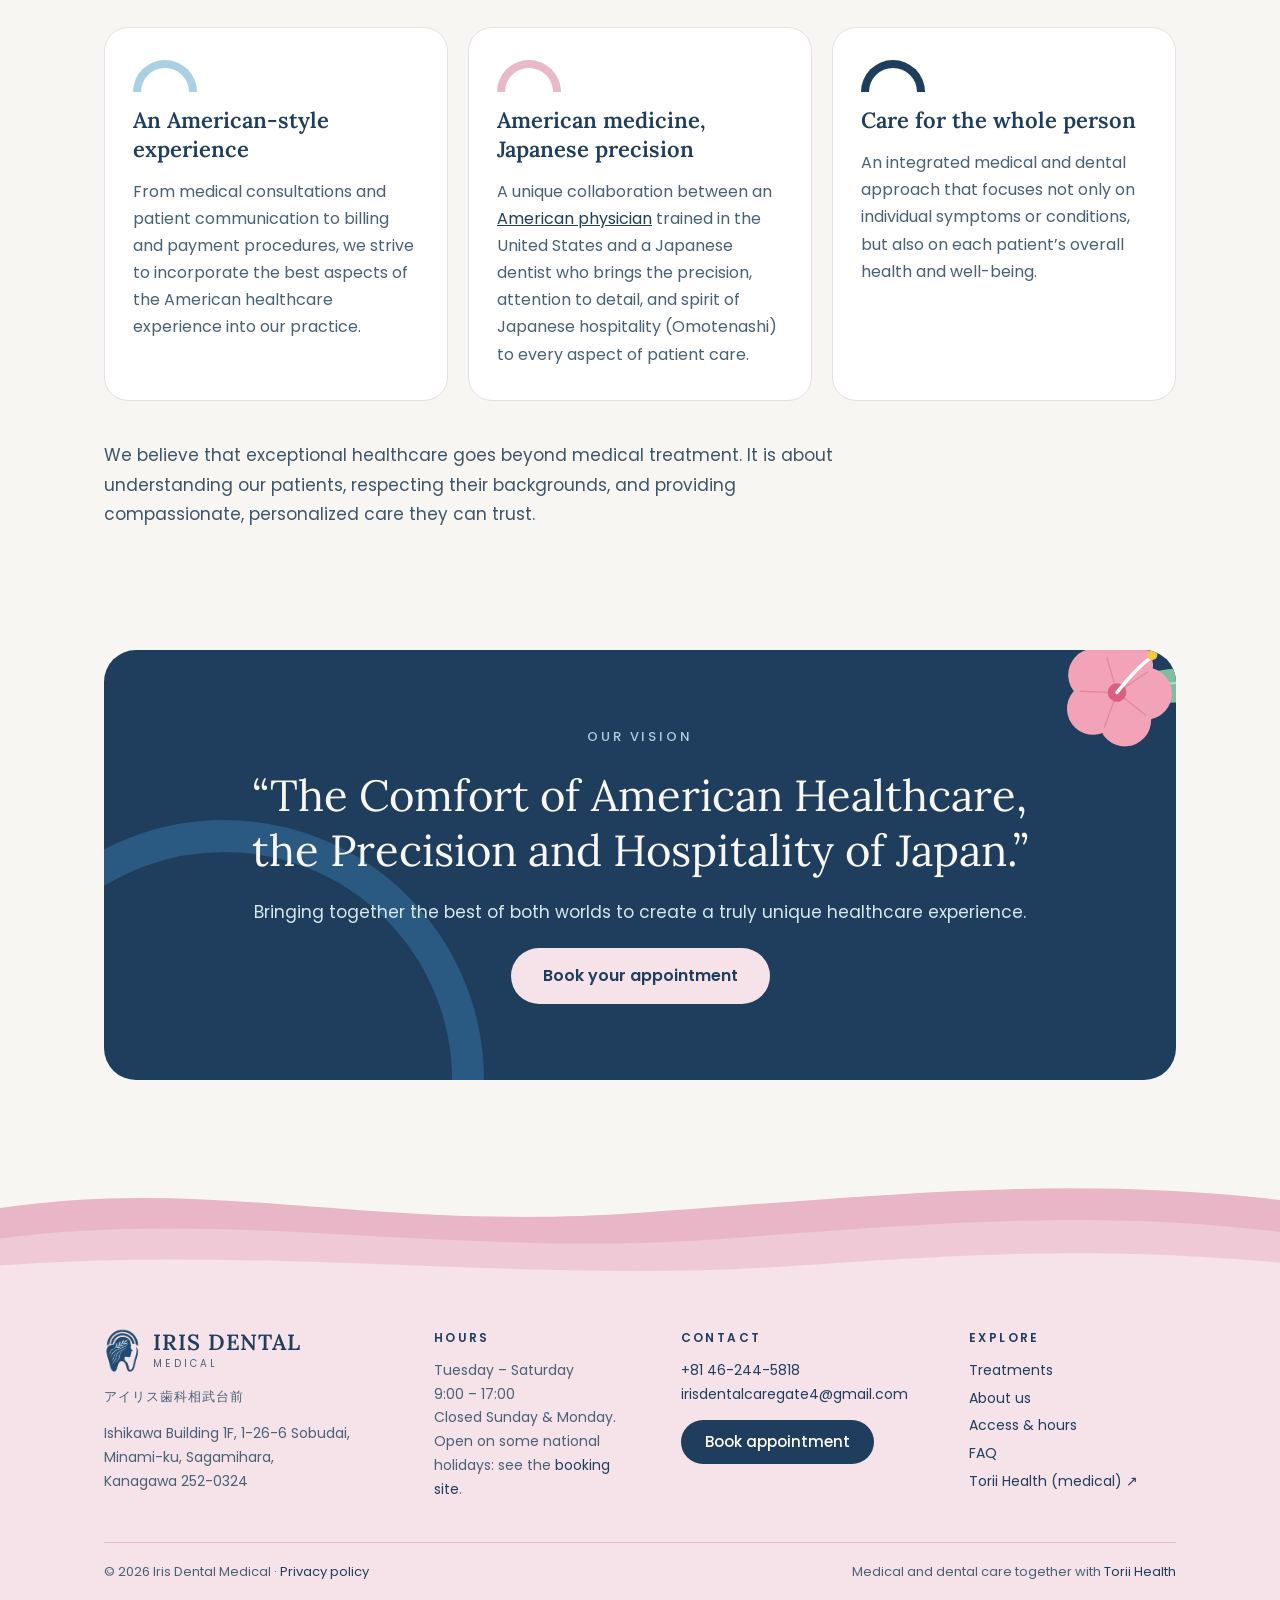
<file: about.html>
<!DOCTYPE html>
<html lang="en">
<head>
  <meta charset="UTF-8">
  <meta name="viewport" content="width=device-width, initial-scale=1">
  <!-- Google Tag Manager -->
  <script>(function(w,d,s,l,i){w[l]=w[l]||[];w[l].push({'gtm.start':
  new Date().getTime(),event:'gtm.js'});var f=d.getElementsByTagName(s)[0],
  j=d.createElement(s),dl=l!='dataLayer'?'&l='+l:'';j.async=true;j.src=
  'https://www.googletagmanager.com/gtm.js?id='+i+dl;f.parentNode.insertBefore(j,f);
  })(window,document,'script','dataLayer','GTM-TZVKB3WL');</script>
  <!-- End Google Tag Manager -->
  <title>About Us & Dr. Azusa Kaneshima | Iris Dental Medical</title>
  <meta name="description" content="Meet Dr. Azusa Kaneshima and the story of Iris Dental Medical: English-speaking dental care in Sagamihara since 2019, now working alongside an American physician.">
  <meta name="theme-color" content="#F8F6F2">
  <meta property="og:type" content="website">
  <meta property="og:site_name" content="Iris Dental Medical">
  <meta property="og:title" content="About Us & Dr. Azusa Kaneshima | Iris Dental Medical">
  <meta property="og:description" content="Meet Dr. Azusa Kaneshima and the story of Iris Dental Medical: English-speaking dental care in Sagamihara since 2019, now working alongside an American physician.">
  <meta property="og:locale" content="en_US">
  <meta property="og:url" content="https://iris-dental-medical.com/about.html">
  <meta property="og:image" content="https://iris-dental-medical.com/images/og-image.jpg">
  <meta property="og:image:width" content="1200">
  <meta property="og:image:height" content="630">
  <meta name="twitter:card" content="summary_large_image">
  <link rel="canonical" href="https://iris-dental-medical.com/about.html">
  <link rel="icon" type="image/png" href="images/favicon.png">
  <link rel="apple-touch-icon" href="images/apple-touch-icon.png">
  <link rel="preconnect" href="https://fonts.googleapis.com">
  <link rel="preconnect" href="https://fonts.gstatic.com" crossorigin>
  <link rel="stylesheet" href="https://fonts.googleapis.com/css2?family=Lora:ital,wght@0,500;0,600;1,500&amp;family=Poppins:wght@400;500;600&amp;display=swap">
  <link rel="stylesheet" href="css/site.css">
  <script>document.documentElement.classList.add('js');</script>
  <script src="js/site.js" defer></script>

</head>
<body>
<!-- Google Tag Manager (noscript) -->
<noscript><iframe src="https://www.googletagmanager.com/ns.html?id=GTM-TZVKB3WL" height="0" width="0" style="display:none;visibility:hidden"></iframe></noscript>
<!-- End Google Tag Manager (noscript) -->
<a class="skip-link" href="#main">Skip to content</a>
<svg width="0" height="0" style="position:absolute" aria-hidden="true" focusable="false"><defs><g id="iris-flower"><path d="M0 0C30-45 95-55 135-42C104-8 46 12 0 0Z" fill="#7DBFA0" transform="rotate(-8)"/><path d="M4-2C46-22 92-34 130-41" stroke="#B9E0CC" stroke-width="2" fill="none" transform="rotate(-8)"/><path d="M0 0C-30-45-95-55-135-42C-104-8-46 12 0 0Z" fill="#92CDB2" transform="rotate(34)"/><path d="M-4-2C-46-22-92-34-130-41" stroke="#C4E6D4" stroke-width="2" fill="none" transform="rotate(34)"/><circle cx="0" cy="-34" r="31" fill="#F2A3B8"/><circle cx="32.3" cy="-10.5" r="31" fill="#F2A3B8"/><circle cx="20" cy="27.5" r="31" fill="#F2A3B8"/><circle cx="-20" cy="27.5" r="31" fill="#F2A3B8"/><circle cx="-32.3" cy="-10.5" r="31" fill="#F2A3B8"/><circle r="28" fill="#F2A3B8"/><path d="M0 0L25.9-35.6M0 0L41.8 13.6M0 0L0 44M0 0L-41.8 13.6M0 0L-25.9-35.6" stroke="#E486A0" stroke-width="1.5"/><circle r="11" fill="#D9607F"/><path d="M0 0C6-20 14-38 24-54" stroke="#FFFFFF" stroke-width="4" stroke-linecap="round" fill="none"/><circle cx="24" cy="-56" r="6" fill="#F5C842"/></g></defs></svg>
<header class="site-header">
  <div class="container header-inner">
    <a class="brand" href="index.html" aria-label="Iris Dental Medical, home">
      <img src="images/logo-mark.png" alt="" width="44" height="52">
      <span class="brand-text"><span class="brand-name">IRIS DENTAL</span><span class="brand-sub">MEDICAL</span></span>
    </a>
    <nav class="main-nav" id="main-nav" aria-label="Main">
      <a class="nav-extra" href="index.html">Home</a>
      <a href="treatments.html">Treatments</a>
      <a href="about.html" aria-current="page">About us</a>
      <a href="access.html">Access &amp; hours</a>
      <a href="faq.html">FAQ</a>
      <a class="nav-extra" href="tel:+81462445818">Call 046-244-5818</a>
      <a class="nav-extra" href="https://www.toriihealth.org" target="_blank" rel="noopener">Medical care: Torii Health ↗</a>
    </nav>
    <div class="header-actions">
      <a class="header-phone" href="tel:+81462445818" data-cta="header"><svg width="16" height="16" viewBox="0 0 24 24" fill="none" stroke="currentColor" stroke-width="1.8" stroke-linecap="round" stroke-linejoin="round" aria-hidden="true"><path d="M22 16.92v3a2 2 0 0 1-2.18 2 19.79 19.79 0 0 1-8.63-3.07 19.5 19.5 0 0 1-6-6 19.79 19.79 0 0 1-3.07-8.67A2 2 0 0 1 4.11 2h3a2 2 0 0 1 2 1.72c.13.96.36 1.9.7 2.81a2 2 0 0 1-.45 2.11L8.09 9.91a16 16 0 0 0 6 6l1.27-1.27a2 2 0 0 1 2.11-.45c.91.34 1.85.57 2.81.7A2 2 0 0 1 22 16.92z"/></svg>046-244-5818</a>
      <a class="btn btn-primary btn-sm" href="https://irisdental.intakeq.com/booking" data-cta="header">Book appointment</a>
      <button class="menu-toggle" type="button" aria-expanded="false" aria-controls="main-nav"><span class="bars" aria-hidden="true"></span>Menu</button>
    </div>
  </div>
</header>

<main id="main">
<section class="hero hero-about" id="top">
  <div class="deco arc arc-1" aria-hidden="true"></div>
  <div class="deco arc arc-2" aria-hidden="true"></div>
  <div class="deco arc arc-3" aria-hidden="true"></div>
  <svg class="deco flower flower-hl" viewBox="-110 -100 220 200" aria-hidden="true" focusable="false"><use href="#iris-flower" transform="rotate(-20)"/></svg>
  <svg class="deco flower flower-hr" viewBox="-110 -100 220 200" aria-hidden="true" focusable="false"><use href="#iris-flower" transform="rotate(30)"/></svg>
  <img class="hero-logo" src="images/logo-mark.png" alt="" width="95" height="112">
  <p class="eyebrow">About Iris Dental Medical</p>
  <h1>The Comfort of American Healthcare, <em>the Precision and Hospitality of Japan.</em></h1>
  <p class="lead">Gentle care, close to home.<br>Integrated dental care for local families, the Camp Zama community and international patients, in English.</p>
  <div class="hero-actions">
    <a class="btn btn-primary" href="#dr-kaneshima">Meet Dr. Kaneshima</a>
    <a class="btn btn-light" href="#history">Our history</a>
  </div>
  <svg class="deco wave" viewBox="0 0 1440 150" preserveAspectRatio="none" aria-hidden="true" focusable="false"><path d="M0 40C240 0 420 70 720 46S1200 0 1440 30V150H0Z" fill="#E8B6C6"/><path d="M0 78C260 40 520 104 820 78S1260 46 1440 70V150H0Z" fill="#EFCAD6"/><path d="M0 112C300 86 600 136 900 112S1300 96 1440 108V150H0Z" fill="#F8F6F2"/></svg>
</section>

<section class="container about-dr" id="dr-kaneshima">
  <div class="about-dr-photo">
    <div class="arch-photo"><img src="images/dr-kaneshima-portrait.jpg" alt="Azusa Kaneshima, DDS, Lead Dentist and Practice Director" width="988" height="1096"></div>
    <svg class="deco flower " viewBox="-110 -100 220 200" aria-hidden="true" focusable="false"><use href="#iris-flower" transform="rotate(22)"/></svg>
    <div>
      <p class="person-name">Azusa Kaneshima, DDS</p>
      <p class="person-role">Lead Dentist &amp; Practice Director</p>
    </div>
    <ul class="chips" aria-label="Qualifications">
      <li class="chip">Studied at the University of Hawaii</li>
      <li class="chip">Licensed in acupuncture, moxibustion, anma massage &amp; shiatsu</li>
      <li class="chip">Japanese National Dental Examination</li>
    </ul>
  </div>
  <div class="about-dr-text">
    <p class="eyebrow">Meet Dr. Kaneshima</p>
    <h2 class="h2-lg">Professional background &amp; biography</h2>
    <p class="prose-lg">After graduating from high school, Dr. Kaneshima moved to Hawaii to study English at the University of Hawaii, while also taking advantage of the warm climate to rehabilitate a lower back condition. During her time there, she studied English while incorporating swimming and surfing into her rehabilitation.</p>
    <p class="prose-lg">While living in Hawaii, she met a renowned acupuncturist who inspired her interest in Eastern medicine. After returning to Japan, she enrolled in a specialized acupuncture school and obtained national licenses in acupuncture, moxibustion, and anma massage and shiatsu therapy. She then gained clinical experience as a licensed practitioner of Eastern medicine.</p>
    <p class="prose-lg">Later, she developed a strong interest in dentistry, a field of Western medicine that requires precision, technical skill, and delicate hands-on techniques. In her 30s, she decided to pursue a new career as a dentist. While balancing her studies with motherhood and raising a family, she successfully graduated from dental school and passed the Japanese National Dental Examination.</p>
    <p class="pull-quote">Today, Dr. Kaneshima draws upon her background in both Eastern and Western medicine to provide compassionate, personalized dental care tailored to each patient’s individual needs.</p>
  </div>
</section>

<section class="container section-lg split" id="history">
  <div>
    <p class="eyebrow">Our history</p>
    <h2 class="h2-lg">From Iris Dental Care to Iris Dental Medical</h2>
    <p class="prose-lg" style="margin-top: 8px">Our mission remains the same: to provide compassionate, personalized care while supporting the health and well-being of our diverse community.</p>
  </div>
  <ol class="timeline">
    <li>
      <span class="dot" aria-hidden="true"></span>
      <p class="when">2019</p>
      <h3>Iris Dental Care opens</h3>
      <p>Dr. Kaneshima founded Iris Dental Care with the desire to serve both the local community where she grew up and the families living and working at Camp Zama. Drawing on her English language skills and international experience, she wanted to create a welcoming dental practice where patients from diverse backgrounds could feel comfortable and receive quality care.</p>
    </li>
    <li>
      <span class="dot" aria-hidden="true"></span>
      <p class="when">SINCE OPENING</p>
      <h3>A community from more than 15 countries</h3>
      <p>Our clinic has provided dental care to Japanese patients, members of the U.S. military community and their families, as well as international patients representing more than 15 countries.</p>
    </li>
    <li>
      <span class="dot" aria-hidden="true"></span>
      <p class="when">OUR SEVENTH YEAR</p>
      <h3>Welcoming an American physician</h3>
      <p>Through a special program established by the Japanese government, we welcomed an <a href="https://www.toriihealth.org" target="_blank" rel="noopener">American physician</a>. This marked the beginning of our transition from a dental practice to a comprehensive medical and dental care facility, allowing us to take a more integrated approach to our patients’ overall health and well-being.</p>
    </li>
    <li>
      <span class="dot" aria-hidden="true"></span>
      <p class="when">TODAY</p>
      <h3>Medical and dental, working together</h3>
      <p>Our <a href="https://www.toriihealth.org" target="_blank" rel="noopener">medical</a> and dental teams work closely together, combining their expertise to help patients access high-quality, comprehensive healthcare.</p>
    </li>
  </ol>
</section>

<section class="container section-lg stack-40" id="why">
  <div class="split">
    <div>
      <p class="eyebrow">Why choose Iris Dental Medical?</p>
      <h2 class="h2-lg">Healthcare that feels familiar, wherever you’re from</h2>
    </div>
    <div>
      <p class="prose-lg">At Iris Dental Medical, we are continuously evolving to create a healthcare experience that feels as familiar, comfortable, and convenient as possible for patients from abroad.</p>
      <p class="prose-lg">Our goal is to provide American-style healthcare in Japan, where patients can feel at home without the stress of language barriers or cultural differences.</p>
    </div>
  </div>
  <div class="v-grid">
    <div class="v-card">
      <span class="arch-mark" aria-hidden="true"></span>
      <h3>An American-style experience</h3>
      <p>From medical consultations and patient communication to billing and payment procedures, we strive to incorporate the best aspects of the American healthcare experience into our practice.</p>
    </div>
    <div class="v-card">
      <span class="arch-mark is-pink" aria-hidden="true"></span>
      <h3>American medicine, Japanese precision</h3>
      <p>A unique collaboration between an <a href="https://www.toriihealth.org" target="_blank" rel="noopener">American physician</a> trained in the United States and a Japanese dentist who brings the precision, attention to detail, and spirit of Japanese hospitality (Omotenashi) to every aspect of patient care.</p>
    </div>
    <div class="v-card">
      <span class="arch-mark is-navy" aria-hidden="true"></span>
      <h3>Care for the whole person</h3>
      <p>An integrated medical and dental approach that focuses not only on individual symptoms or conditions, but also on each patient’s overall health and well-being.</p>
    </div>
  </div>
  <p class="prose-lg" style="max-width: 44em">We believe that exceptional healthcare goes beyond medical treatment. It is about understanding our patients, respecting their backgrounds, and providing compassionate, personalized care they can trust.</p>
</section>

<section class="container cta-wrap">
  <div class="cta-panel is-centered">
    <div class="deco cta-ring-1" aria-hidden="true"></div>
    <svg class="deco flower " viewBox="-110 -100 220 200" aria-hidden="true" focusable="false"><use href="#iris-flower" transform="rotate(20)"/></svg>
    <p class="eyebrow">Our vision</p>
    <p class="quote">“The Comfort of American Healthcare, the Precision and Hospitality of Japan.”</p>
    <p>Bringing together the best of both worlds to create a truly unique healthcare experience.</p>
    <a class="btn btn-pink" href="https://irisdental.intakeq.com/booking" data-cta="about-cta">Book your appointment</a>
  </div>
</section>
</main>

<svg class="wave-footer" viewBox="0 0 1440 150" preserveAspectRatio="none" aria-hidden="true" focusable="false"><path d="M0 40C240 0 420 70 720 46S1200 0 1440 30V150H0Z" fill="#E8B6C6"/><path d="M0 78C260 40 520 104 820 78S1260 46 1440 70V150H0Z" fill="#EFCAD6"/><path d="M0 112C300 86 600 136 900 112S1300 96 1440 108V150H0Z" fill="#F6E3E9"/></svg>
<footer class="site-footer">
  <div class="container footer-grid">
    <div class="footer-brand">
      <a class="brand" href="index.html" aria-label="Iris Dental Medical, home">
        <img src="images/logo-mark.png" alt="" width="37" height="44" loading="lazy">
        <span class="brand-text"><span class="brand-name">IRIS DENTAL</span><span class="brand-sub">MEDICAL</span></span>
      </a>
      <p class="footer-jp" lang="ja">アイリス歯科相武台前</p>
      <address>Ishikawa Building 1F, 1-26-6 Sobudai,<br>Minami-ku, Sagamihara,<br>Kanagawa 252-0324</address>
    </div>
    <div class="footer-col">
      <h2 class="footer-h">Hours</h2>
      <p>Tuesday – Saturday<br>9:00 – 17:00</p>
      <p>Closed Sunday &amp; Monday. Open on some national holidays: see the <a href="https://irisdental.intakeq.com/booking" data-cta="footer-hours">booking site</a>.</p>
    </div>
    <div class="footer-col">
      <h2 class="footer-h">Contact</h2>
      <p><a href="tel:+81462445818" data-cta="footer">+81 46-244-5818</a><br><a href="mailto:irisdentalcaregate4@gmail.com">irisdentalcaregate4@gmail.com</a></p>
      <a class="btn btn-primary btn-sm" href="https://irisdental.intakeq.com/booking" data-cta="footer">Book appointment</a>
    </div>
    <nav class="footer-col" aria-label="Footer">
      <h2 class="footer-h">Explore</h2>
      <ul class="footer-links">
        <li><a href="treatments.html">Treatments</a></li>
        <li><a href="about.html">About us</a></li>
        <li><a href="access.html">Access &amp; hours</a></li>
        <li><a href="faq.html">FAQ</a></li>
        <li><a href="https://www.toriihealth.org" target="_blank" rel="noopener">Torii Health (medical) ↗</a></li>
      </ul>
    </nav>
  </div>
  <div class="container">
    <div class="footer-bottom">
      <span>© 2026 Iris Dental Medical · <a href="privacy.html">Privacy policy</a></span>
      <span>Medical and dental care together with <a href="https://www.toriihealth.org" target="_blank" rel="noopener">Torii Health</a></span>
    </div>
  </div>
</footer>
<div class="mobile-cta">
  <a class="btn btn-light" href="faq.html"><svg width="16" height="16" viewBox="0 0 24 24" fill="none" stroke="currentColor" stroke-width="1.8" stroke-linecap="round" stroke-linejoin="round" aria-hidden="true"><circle cx="12" cy="12" r="10"/><path d="M9.1 9a3 3 0 0 1 5.8 1c0 2-3 3-3 3"/><path d="M12 17h.01"/></svg>FAQ</a>
  <a class="btn btn-primary" href="https://irisdental.intakeq.com/booking" data-cta="mobile-bar">Book online</a>
</div>
</body>
</html>
</file>
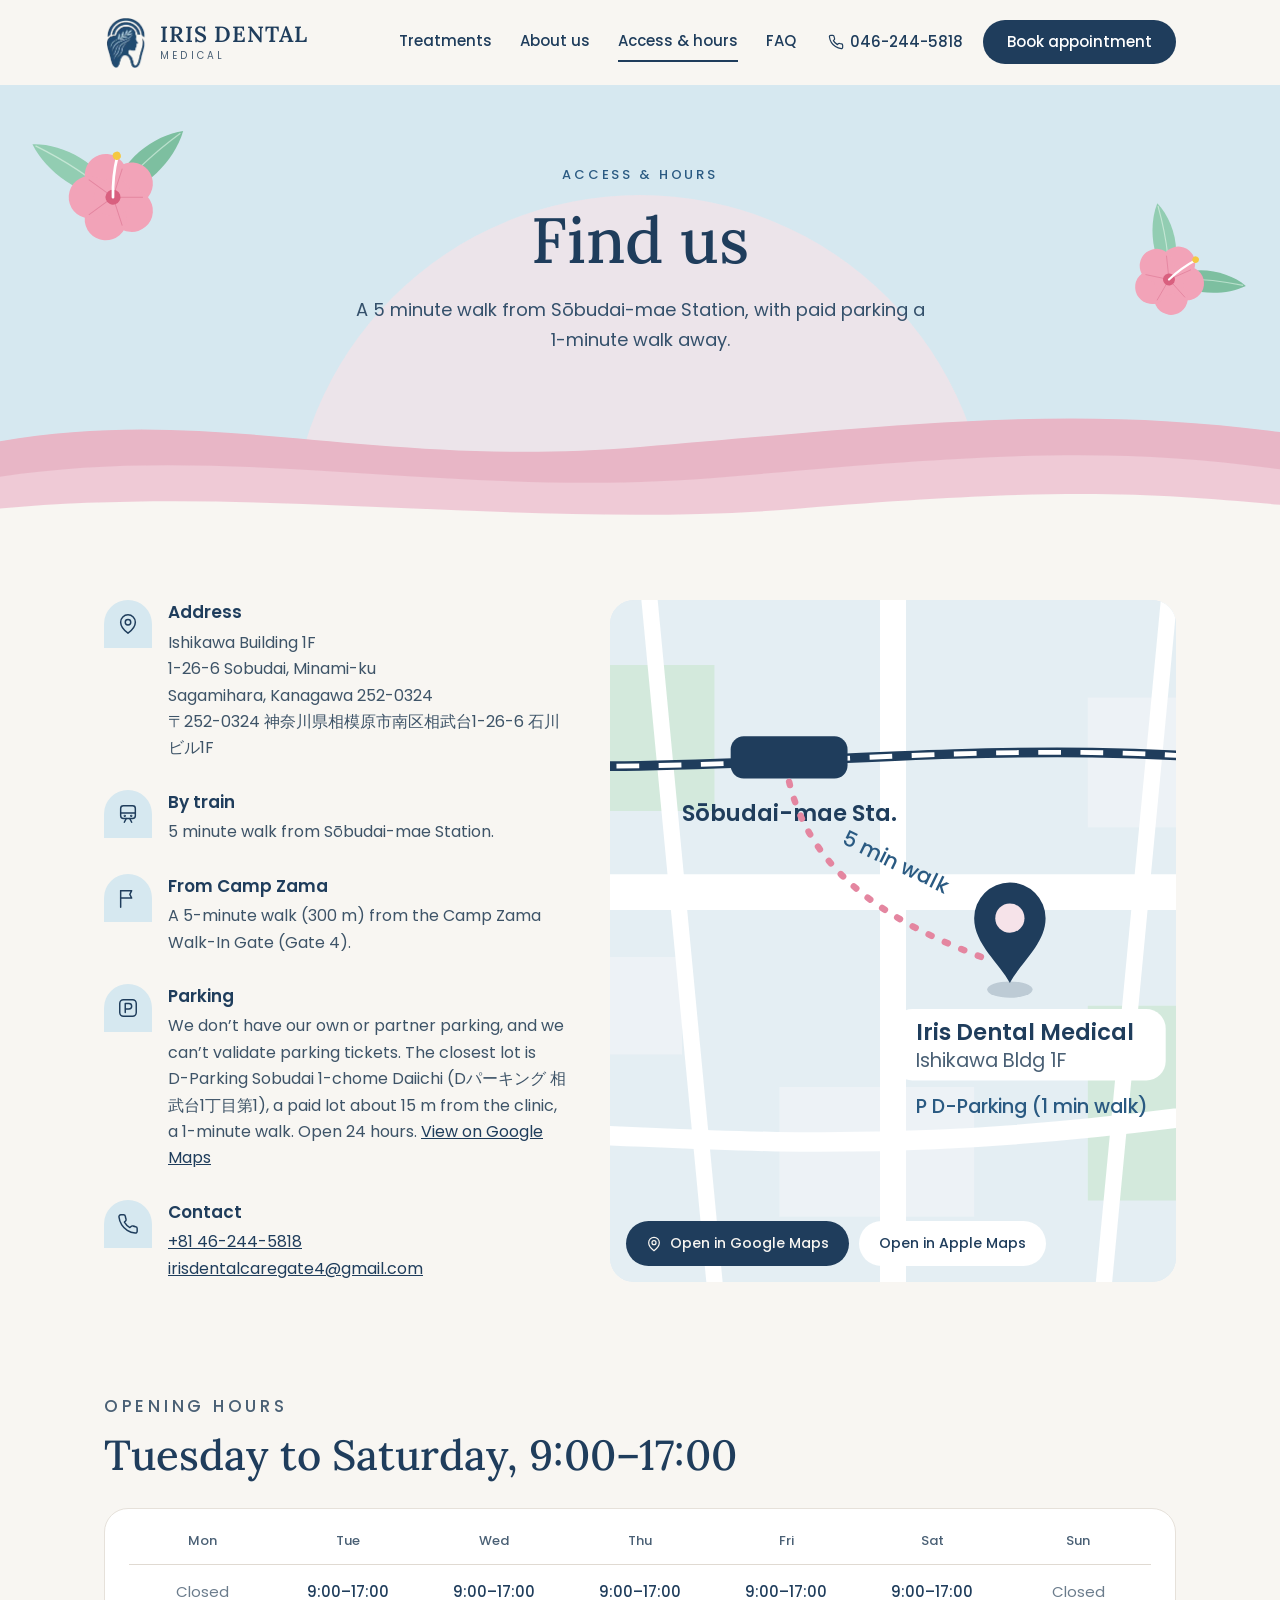
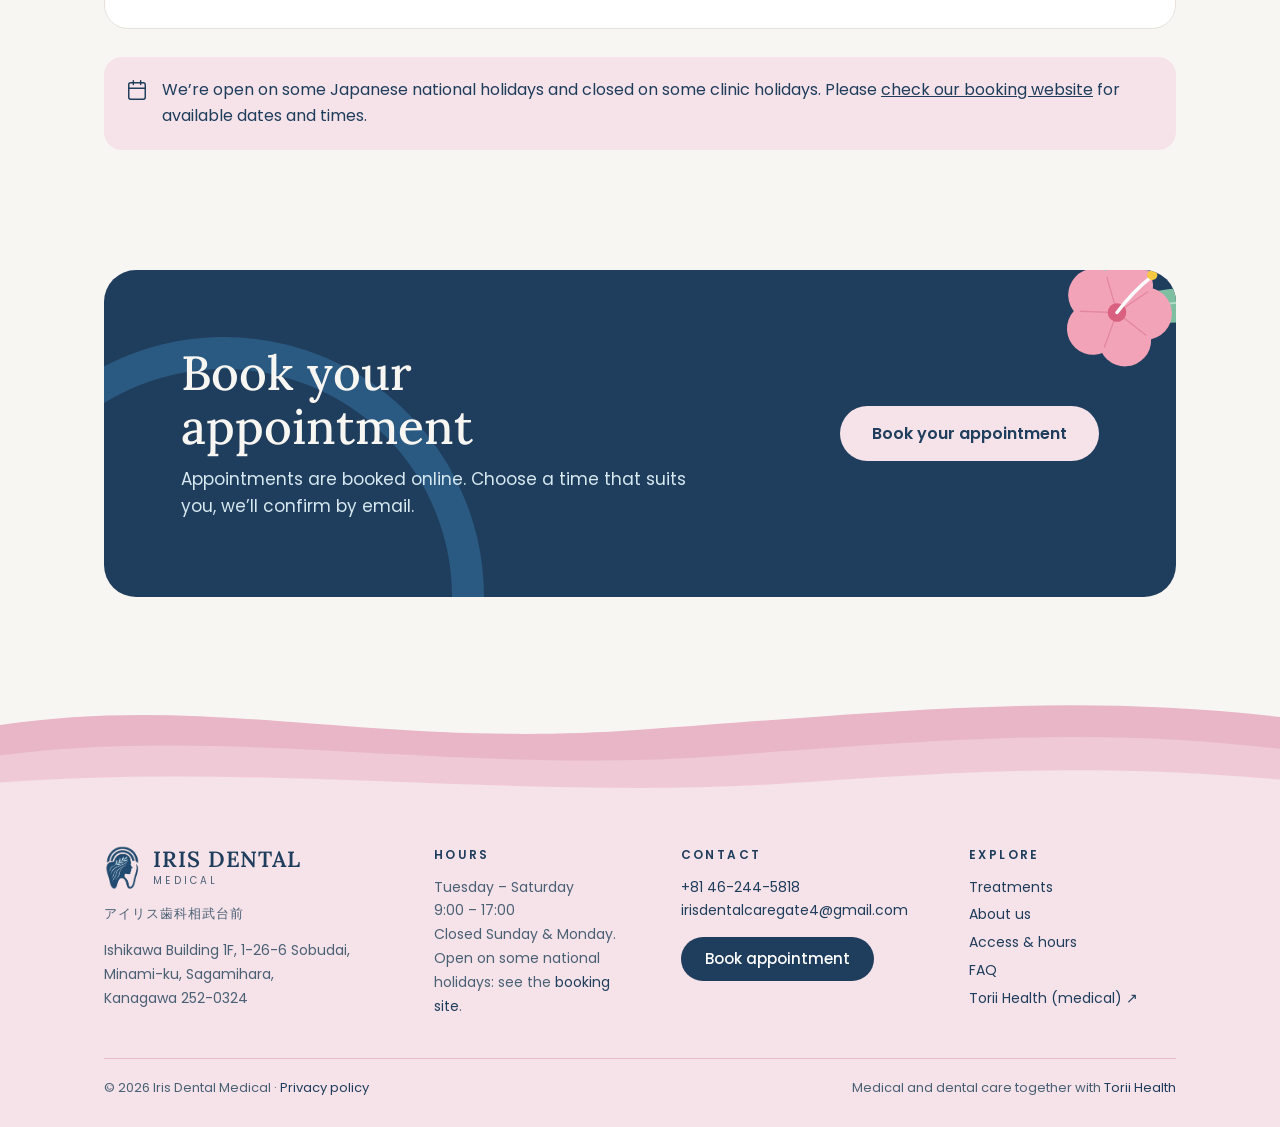
<file: access.html>
<!DOCTYPE html>
<html lang="en">
<head>
  <meta charset="UTF-8">
  <meta name="viewport" content="width=device-width, initial-scale=1">
  <!-- Google Tag Manager -->
  <script>(function(w,d,s,l,i){w[l]=w[l]||[];w[l].push({'gtm.start':
  new Date().getTime(),event:'gtm.js'});var f=d.getElementsByTagName(s)[0],
  j=d.createElement(s),dl=l!='dataLayer'?'&l='+l:'';j.async=true;j.src=
  'https://www.googletagmanager.com/gtm.js?id='+i+dl;f.parentNode.insertBefore(j,f);
  })(window,document,'script','dataLayer','GTM-TZVKB3WL');</script>
  <!-- End Google Tag Manager -->
  <title>Access & Hours | Iris Dental Medical, Sōbudai-mae, Sagamihara</title>
  <meta name="description" content="Iris Dental Medical is a 5 min walk from Sōbudai-mae Station in Sagamihara, near Camp Zama Gate 4. Paid parking 1 min away. Open Tue–Sat, 9:00–17:00.">
  <meta name="theme-color" content="#F8F6F2">
  <meta property="og:type" content="website">
  <meta property="og:site_name" content="Iris Dental Medical">
  <meta property="og:title" content="Access & Hours | Iris Dental Medical, Sōbudai-mae, Sagamihara">
  <meta property="og:description" content="Iris Dental Medical is a 5 min walk from Sōbudai-mae Station in Sagamihara, near Camp Zama Gate 4. Paid parking 1 min away. Open Tue–Sat, 9:00–17:00.">
  <meta property="og:locale" content="en_US">
  <meta property="og:url" content="https://iris-dental-medical.com/access.html">
  <meta property="og:image" content="https://iris-dental-medical.com/images/og-image.jpg">
  <meta property="og:image:width" content="1200">
  <meta property="og:image:height" content="630">
  <meta name="twitter:card" content="summary_large_image">
  <link rel="canonical" href="https://iris-dental-medical.com/access.html">
  <link rel="icon" type="image/png" href="images/favicon.png">
  <link rel="apple-touch-icon" href="images/apple-touch-icon.png">
  <link rel="preconnect" href="https://fonts.googleapis.com">
  <link rel="preconnect" href="https://fonts.gstatic.com" crossorigin>
  <link rel="stylesheet" href="https://fonts.googleapis.com/css2?family=Lora:ital,wght@0,500;0,600;1,500&amp;family=Poppins:wght@400;500;600&amp;display=swap">
  <link rel="stylesheet" href="css/site.css">
  <script>document.documentElement.classList.add('js');</script>
  <script src="js/site.js" defer></script>

</head>
<body>
<!-- Google Tag Manager (noscript) -->
<noscript><iframe src="https://www.googletagmanager.com/ns.html?id=GTM-TZVKB3WL" height="0" width="0" style="display:none;visibility:hidden"></iframe></noscript>
<!-- End Google Tag Manager (noscript) -->
<a class="skip-link" href="#main">Skip to content</a>
<svg width="0" height="0" style="position:absolute" aria-hidden="true" focusable="false"><defs><g id="iris-flower"><path d="M0 0C30-45 95-55 135-42C104-8 46 12 0 0Z" fill="#7DBFA0" transform="rotate(-8)"/><path d="M4-2C46-22 92-34 130-41" stroke="#B9E0CC" stroke-width="2" fill="none" transform="rotate(-8)"/><path d="M0 0C-30-45-95-55-135-42C-104-8-46 12 0 0Z" fill="#92CDB2" transform="rotate(34)"/><path d="M-4-2C-46-22-92-34-130-41" stroke="#C4E6D4" stroke-width="2" fill="none" transform="rotate(34)"/><circle cx="0" cy="-34" r="31" fill="#F2A3B8"/><circle cx="32.3" cy="-10.5" r="31" fill="#F2A3B8"/><circle cx="20" cy="27.5" r="31" fill="#F2A3B8"/><circle cx="-20" cy="27.5" r="31" fill="#F2A3B8"/><circle cx="-32.3" cy="-10.5" r="31" fill="#F2A3B8"/><circle r="28" fill="#F2A3B8"/><path d="M0 0L25.9-35.6M0 0L41.8 13.6M0 0L0 44M0 0L-41.8 13.6M0 0L-25.9-35.6" stroke="#E486A0" stroke-width="1.5"/><circle r="11" fill="#D9607F"/><path d="M0 0C6-20 14-38 24-54" stroke="#FFFFFF" stroke-width="4" stroke-linecap="round" fill="none"/><circle cx="24" cy="-56" r="6" fill="#F5C842"/></g></defs></svg>
<header class="site-header">
  <div class="container header-inner">
    <a class="brand" href="index.html" aria-label="Iris Dental Medical, home">
      <img src="images/logo-mark.png" alt="" width="44" height="52">
      <span class="brand-text"><span class="brand-name">IRIS DENTAL</span><span class="brand-sub">MEDICAL</span></span>
    </a>
    <nav class="main-nav" id="main-nav" aria-label="Main">
      <a class="nav-extra" href="index.html">Home</a>
      <a href="treatments.html">Treatments</a>
      <a href="about.html">About us</a>
      <a href="access.html" aria-current="page">Access &amp; hours</a>
      <a href="faq.html">FAQ</a>
      <a class="nav-extra" href="tel:+81462445818">Call 046-244-5818</a>
      <a class="nav-extra" href="https://www.toriihealth.org" target="_blank" rel="noopener">Medical care: Torii Health ↗</a>
    </nav>
    <div class="header-actions">
      <a class="header-phone" href="tel:+81462445818" data-cta="header"><svg width="16" height="16" viewBox="0 0 24 24" fill="none" stroke="currentColor" stroke-width="1.8" stroke-linecap="round" stroke-linejoin="round" aria-hidden="true"><path d="M22 16.92v3a2 2 0 0 1-2.18 2 19.79 19.79 0 0 1-8.63-3.07 19.5 19.5 0 0 1-6-6 19.79 19.79 0 0 1-3.07-8.67A2 2 0 0 1 4.11 2h3a2 2 0 0 1 2 1.72c.13.96.36 1.9.7 2.81a2 2 0 0 1-.45 2.11L8.09 9.91a16 16 0 0 0 6 6l1.27-1.27a2 2 0 0 1 2.11-.45c.91.34 1.85.57 2.81.7A2 2 0 0 1 22 16.92z"/></svg>046-244-5818</a>
      <a class="btn btn-primary btn-sm" href="https://irisdental.intakeq.com/booking" data-cta="header">Book appointment</a>
      <button class="menu-toggle" type="button" aria-expanded="false" aria-controls="main-nav"><span class="bars" aria-hidden="true"></span>Menu</button>
    </div>
  </div>
</header>

<main id="main">
<section class="page-hero" id="top">
  <div class="deco blob" aria-hidden="true"></div>
  <svg class="deco flower flower-hl" viewBox="-110 -100 220 200" aria-hidden="true" focusable="false"><use href="#iris-flower" transform="rotate(-18)"/></svg>
  <svg class="deco flower flower-hr" viewBox="-110 -100 220 200" aria-hidden="true" focusable="false"><use href="#iris-flower" transform="rotate(30)"/></svg>
  <p class="eyebrow">Access &amp; hours</p>
  <h1>Find us</h1>
  <p class="lead">A 5 minute walk from Sōbudai-mae Station, with paid parking a <span style="white-space:nowrap">1-minute walk</span> away.</p>
  <svg class="deco wave" viewBox="0 0 1440 150" preserveAspectRatio="none" aria-hidden="true" focusable="false"><path d="M0 40C240 0 420 70 720 46S1200 0 1440 30V150H0Z" fill="#E8B6C6"/><path d="M0 78C260 40 520 104 820 78S1260 46 1440 70V150H0Z" fill="#EFCAD6"/><path d="M0 112C300 86 600 136 900 112S1300 96 1440 108V150H0Z" fill="#F8F6F2"/></svg>
</section>

<section class="container visit" id="location" style="padding-top: 56px; gap: 40px">
  <div class="loc-list">
    <div class="loc-item">
      <span class="icon-arch icon-arch-sm"><svg width="22" height="22" viewBox="0 0 24 24" fill="none" stroke="currentColor" stroke-width="1.6" stroke-linecap="round" stroke-linejoin="round" aria-hidden="true"><path d="M20 10c0 6-8 12-8 12s-8-6-8-12a8 8 0 0 1 16 0Z"/><circle cx="12" cy="10" r="3"/></svg></span>
      <div><h2>Address</h2><p>Ishikawa Building 1F<br>1-26-6 Sobudai, Minami-ku<br>Sagamihara, Kanagawa 252-0324<br><span lang="ja">〒252-0324 神奈川県相模原市南区相武台1-26-6 石川ビル1F</span></p></div>
    </div>
    <div class="loc-item">
      <span class="icon-arch icon-arch-sm"><svg width="22" height="22" viewBox="0 0 24 24" fill="none" stroke="currentColor" stroke-width="1.6" stroke-linecap="round" stroke-linejoin="round" aria-hidden="true"><rect x="4" y="3" width="16" height="14" rx="3"/><path d="M4 11h16M8 21l2-4M16 21l-2-4"/><circle cx="8.5" cy="14" r=".5"/><circle cx="15.5" cy="14" r=".5"/></svg></span>
      <div><h2>By train</h2><p>5 minute walk from Sōbudai-mae Station.</p></div>
    </div>
    <div class="loc-item">
      <span class="icon-arch icon-arch-sm"><svg width="22" height="22" viewBox="0 0 24 24" fill="none" stroke="currentColor" stroke-width="1.6" stroke-linecap="round" stroke-linejoin="round" aria-hidden="true"><path d="M4 22V4"/><path d="M4 4h12l-2 4 2 4H4"/></svg></span>
      <div><h2>From Camp Zama</h2><p>A <span style="white-space:nowrap">5-minute walk</span> (300 m) from the Camp Zama Walk-In Gate <span style="white-space:nowrap">(Gate 4)</span>.</p></div>
    </div>
    <div class="loc-item">
      <span class="icon-arch icon-arch-sm"><svg width="22" height="22" viewBox="0 0 24 24" fill="none" stroke="currentColor" stroke-width="1.6" stroke-linecap="round" stroke-linejoin="round" aria-hidden="true"><rect x="3" y="3" width="18" height="18" rx="4"/><path d="M9 17V7h4a3 3 0 0 1 0 6H9"/></svg></span>
      <div><h2>Parking</h2><p>We don’t have our own or partner parking, and we can’t validate parking tickets. The closest lot is <span style="white-space:nowrap">D-Parking</span> Sobudai <span style="white-space:nowrap">1-chome</span> Daiichi (<span lang="ja">Dパーキング 相武台1丁目第1</span>), a paid lot about 15 m from the clinic, a <span style="white-space:nowrap">1-minute walk</span>. Open 24 hours. <a href="https://www.google.com/maps?cid=14467623426475130951" target="_blank" rel="noopener">View on Google Maps</a></p></div>
    </div>
    <div class="loc-item">
      <span class="icon-arch icon-arch-sm"><svg width="22" height="22" viewBox="0 0 24 24" fill="none" stroke="currentColor" stroke-width="1.6" stroke-linecap="round" stroke-linejoin="round" aria-hidden="true"><path d="M22 16.92v3a2 2 0 0 1-2.18 2 19.79 19.79 0 0 1-8.63-3.07 19.5 19.5 0 0 1-6-6 19.79 19.79 0 0 1-3.07-8.67A2 2 0 0 1 4.11 2h3a2 2 0 0 1 2 1.72c.13.96.36 1.9.7 2.81a2 2 0 0 1-.45 2.11L8.09 9.91a16 16 0 0 0 6 6l1.27-1.27a2 2 0 0 1 2.11-.45c.91.34 1.85.57 2.81.7A2 2 0 0 1 22 16.92z"/></svg></span>
      <div><h2>Contact</h2><p><a href="tel:+81462445818" data-cta="access-contact">+81 46-244-5818</a><br><a href="mailto:irisdentalcaregate4@gmail.com">irisdentalcaregate4@gmail.com</a></p></div>
    </div>
  </div>
  <div class="map-card">
    <svg viewBox="0 0 600 420" preserveAspectRatio="xMidYMid slice" role="img" aria-label="Map: Iris Dental Medical is a 5 minute walk from Sōbudai-mae Station. The nearest parking, D-Parking, is a 1-minute walk away"><rect width="600" height="420" fill="#E4EEF3"/><path d="M40 40h150v90H40Z M420 250h140v120H420Z" fill="#D3E9DC"/><path d="M230 300h120v80H230Z M60 220h110v60H60Z M420 60h120v80H420Z" fill="#EDF2F6"/><g stroke="#FFFFFF" stroke-linecap="round" fill="none"><path d="M0 180H600" stroke-width="22"/><path d="M300 0V420" stroke-width="16"/><path d="M0 330C160 320 260 360 600 300" stroke-width="12"/><path d="M150 0L190 420" stroke-width="10"/><path d="M470 0L430 420" stroke-width="10"/></g><path d="M0 95C180 120 380 70 600 110" stroke="#1F3D5C" stroke-width="6" fill="none"/><path d="M0 95C180 120 380 70 600 110" stroke="#FFFFFF" stroke-width="3" stroke-dasharray="14 12" fill="none"/><rect x="200" y="84" width="72" height="26" rx="8" fill="#1F3D5C"/><text x="236" y="136" text-anchor="middle" font-family="Poppins, Arial, sans-serif" font-size="14" font-weight="600" fill="#1F3D5C">Sōbudai-mae Sta.</text><path d="M236 112C250 170 300 200 360 222" stroke="#E486A0" stroke-width="4" stroke-dasharray="2 9" stroke-linecap="round" fill="none"/><text x="268" y="150" font-family="Poppins, Arial, sans-serif" font-size="13" font-weight="500" fill="#2A5A82" transform="rotate(26 268 150)">5 min walk</text><g transform="translate(372 236)"><ellipse cx="0" cy="4" rx="14" ry="5" fill="#1F3D5C" opacity="0.2"/><path d="M0 0C-6-12-22-24-22-40a22 22 0 0 1 44 0C22-24 6-12 0 0Z" fill="#1F3D5C"/><circle cx="0" cy="-40" r="9" fill="#F6E3E9"/></g><rect x="300" y="252" width="168" height="44" rx="12" fill="#FFFFFF"/><text x="314" y="271" font-family="Poppins, Arial, sans-serif" font-size="14" font-weight="600" fill="#1F3D5C">Iris Dental Medical</text><text x="314" y="288" font-family="Poppins, Arial, sans-serif" font-size="12" fill="#4A6075">Ishikawa Bldg 1F</text><text x="314" y="316" font-family="Poppins, Arial, sans-serif" font-size="12" font-weight="500" fill="#2A5A82">P  D-Parking (1 min walk)</text></svg><div class="map-links"><a class="map-btn is-dark" href="https://www.google.com/maps?cid=15829821523006956640" target="_blank" rel="noopener"><svg width="16" height="16" viewBox="0 0 24 24" fill="none" stroke="currentColor" stroke-width="1.8" stroke-linecap="round" stroke-linejoin="round" aria-hidden="true"><path d="M20 10c0 6-8 12-8 12s-8-6-8-12a8 8 0 0 1 16 0Z"/><circle cx="12" cy="10" r="3"/></svg>Open in Google Maps</a><a class="map-btn" href="https://maps.apple.com/?ll=35.499552,139.4063801&amp;q=Iris%20Dental%20Medical" target="_blank" rel="noopener">Open in Apple Maps</a></div>
  </div>
</section>

<section class="container section stack-32" id="hours" style="gap: 28px">
  <div class="group-head">
    <p class="eyebrow">Opening hours</p>
    <h2 class="h2">Tuesday to Saturday, 9:00–17:00</h2>
  </div>
  <div class="hours-card">
    <ul class="hours-grid" aria-label="Opening hours by day">
      <li class="is-closed"><span class="day">Mon</span><span class="time">Closed</span></li>
      <li><span class="day">Tue</span><span class="time">9:00–17:00</span></li>
      <li><span class="day">Wed</span><span class="time">9:00–17:00</span></li>
      <li><span class="day">Thu</span><span class="time">9:00–17:00</span></li>
      <li><span class="day">Fri</span><span class="time">9:00–17:00</span></li>
      <li><span class="day">Sat</span><span class="time">9:00–17:00</span></li>
      <li class="is-closed"><span class="day">Sun</span><span class="time">Closed</span></li>
    </ul>
  </div>
  <div class="note-box">
    <svg width="22" height="22" viewBox="0 0 24 24" fill="none" stroke="currentColor" stroke-width="1.6" stroke-linecap="round" stroke-linejoin="round" aria-hidden="true"><rect x="3" y="4" width="18" height="18" rx="2"/><path d="M16 2v4M8 2v4M3 10h18"/></svg>
    <span>We’re open on some Japanese national holidays and closed on some clinic holidays. Please <a href="https://irisdental.intakeq.com/booking" data-cta="access-note">check our booking website</a> for available dates and times.</span>
  </div>
</section>

<section class="container cta-wrap">
  <div class="cta-panel">
    <div class="deco cta-ring-1" aria-hidden="true"></div>
    <svg class="deco flower " viewBox="-110 -100 220 200" aria-hidden="true" focusable="false"><use href="#iris-flower" transform="rotate(20)"/></svg>
    <div class="cta-copy">
      <h2>Book your appointment</h2>
      <p>Appointments are booked online. Choose a time that suits you, we’ll confirm by email.</p>
    </div>
    <a class="btn btn-pink" href="https://irisdental.intakeq.com/booking" data-cta="access-cta">Book your appointment</a>
  </div>
</section>
</main>

<svg class="wave-footer" viewBox="0 0 1440 150" preserveAspectRatio="none" aria-hidden="true" focusable="false"><path d="M0 40C240 0 420 70 720 46S1200 0 1440 30V150H0Z" fill="#E8B6C6"/><path d="M0 78C260 40 520 104 820 78S1260 46 1440 70V150H0Z" fill="#EFCAD6"/><path d="M0 112C300 86 600 136 900 112S1300 96 1440 108V150H0Z" fill="#F6E3E9"/></svg>
<footer class="site-footer">
  <div class="container footer-grid">
    <div class="footer-brand">
      <a class="brand" href="index.html" aria-label="Iris Dental Medical, home">
        <img src="images/logo-mark.png" alt="" width="37" height="44" loading="lazy">
        <span class="brand-text"><span class="brand-name">IRIS DENTAL</span><span class="brand-sub">MEDICAL</span></span>
      </a>
      <p class="footer-jp" lang="ja">アイリス歯科相武台前</p>
      <address>Ishikawa Building 1F, 1-26-6 Sobudai,<br>Minami-ku, Sagamihara,<br>Kanagawa 252-0324</address>
    </div>
    <div class="footer-col">
      <h2 class="footer-h">Hours</h2>
      <p>Tuesday – Saturday<br>9:00 – 17:00</p>
      <p>Closed Sunday &amp; Monday. Open on some national holidays: see the <a href="https://irisdental.intakeq.com/booking" data-cta="footer-hours">booking site</a>.</p>
    </div>
    <div class="footer-col">
      <h2 class="footer-h">Contact</h2>
      <p><a href="tel:+81462445818" data-cta="footer">+81 46-244-5818</a><br><a href="mailto:irisdentalcaregate4@gmail.com">irisdentalcaregate4@gmail.com</a></p>
      <a class="btn btn-primary btn-sm" href="https://irisdental.intakeq.com/booking" data-cta="footer">Book appointment</a>
    </div>
    <nav class="footer-col" aria-label="Footer">
      <h2 class="footer-h">Explore</h2>
      <ul class="footer-links">
        <li><a href="treatments.html">Treatments</a></li>
        <li><a href="about.html">About us</a></li>
        <li><a href="access.html">Access &amp; hours</a></li>
        <li><a href="faq.html">FAQ</a></li>
        <li><a href="https://www.toriihealth.org" target="_blank" rel="noopener">Torii Health (medical) ↗</a></li>
      </ul>
    </nav>
  </div>
  <div class="container">
    <div class="footer-bottom">
      <span>© 2026 Iris Dental Medical · <a href="privacy.html">Privacy policy</a></span>
      <span>Medical and dental care together with <a href="https://www.toriihealth.org" target="_blank" rel="noopener">Torii Health</a></span>
    </div>
  </div>
</footer>
<div class="mobile-cta">
  <a class="btn btn-light" href="faq.html"><svg width="16" height="16" viewBox="0 0 24 24" fill="none" stroke="currentColor" stroke-width="1.8" stroke-linecap="round" stroke-linejoin="round" aria-hidden="true"><circle cx="12" cy="12" r="10"/><path d="M9.1 9a3 3 0 0 1 5.8 1c0 2-3 3-3 3"/><path d="M12 17h.01"/></svg>FAQ</a>
  <a class="btn btn-primary" href="https://irisdental.intakeq.com/booking" data-cta="mobile-bar">Book online</a>
</div>
</body>
</html>
</file>
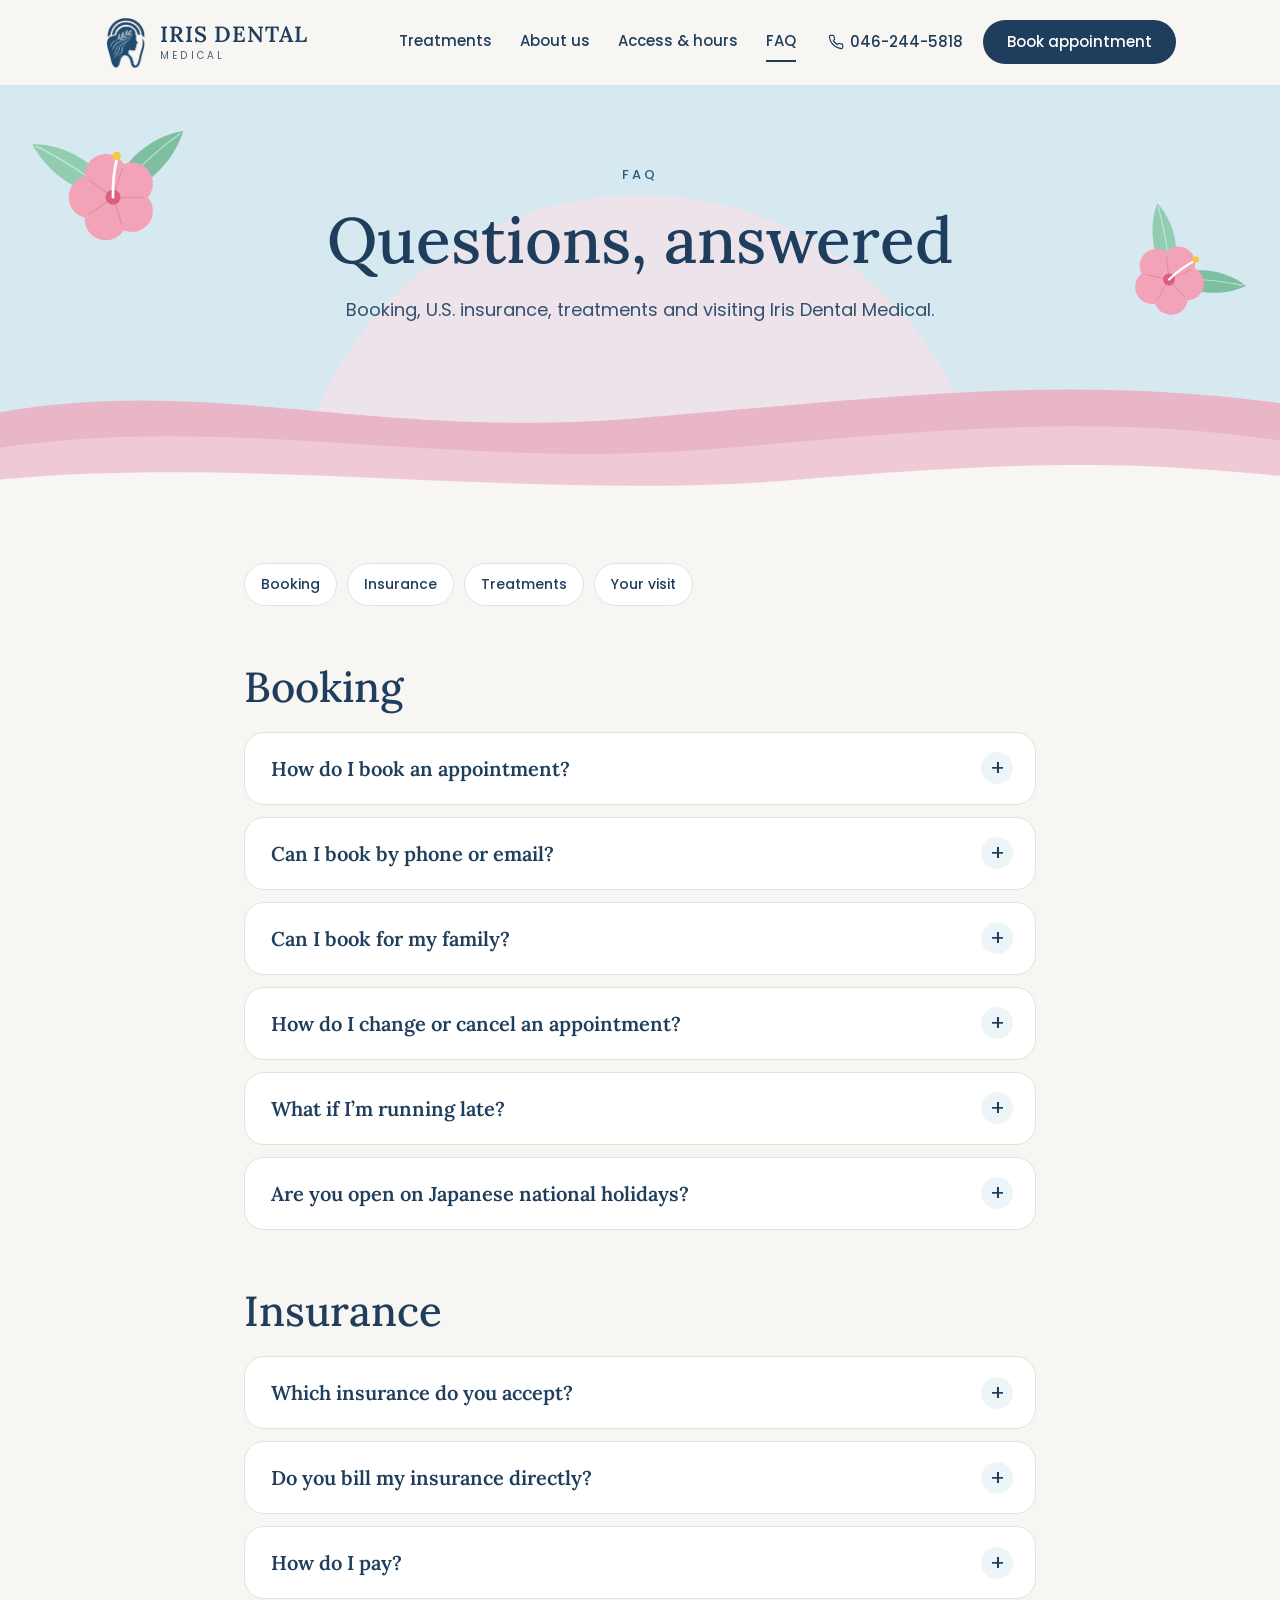
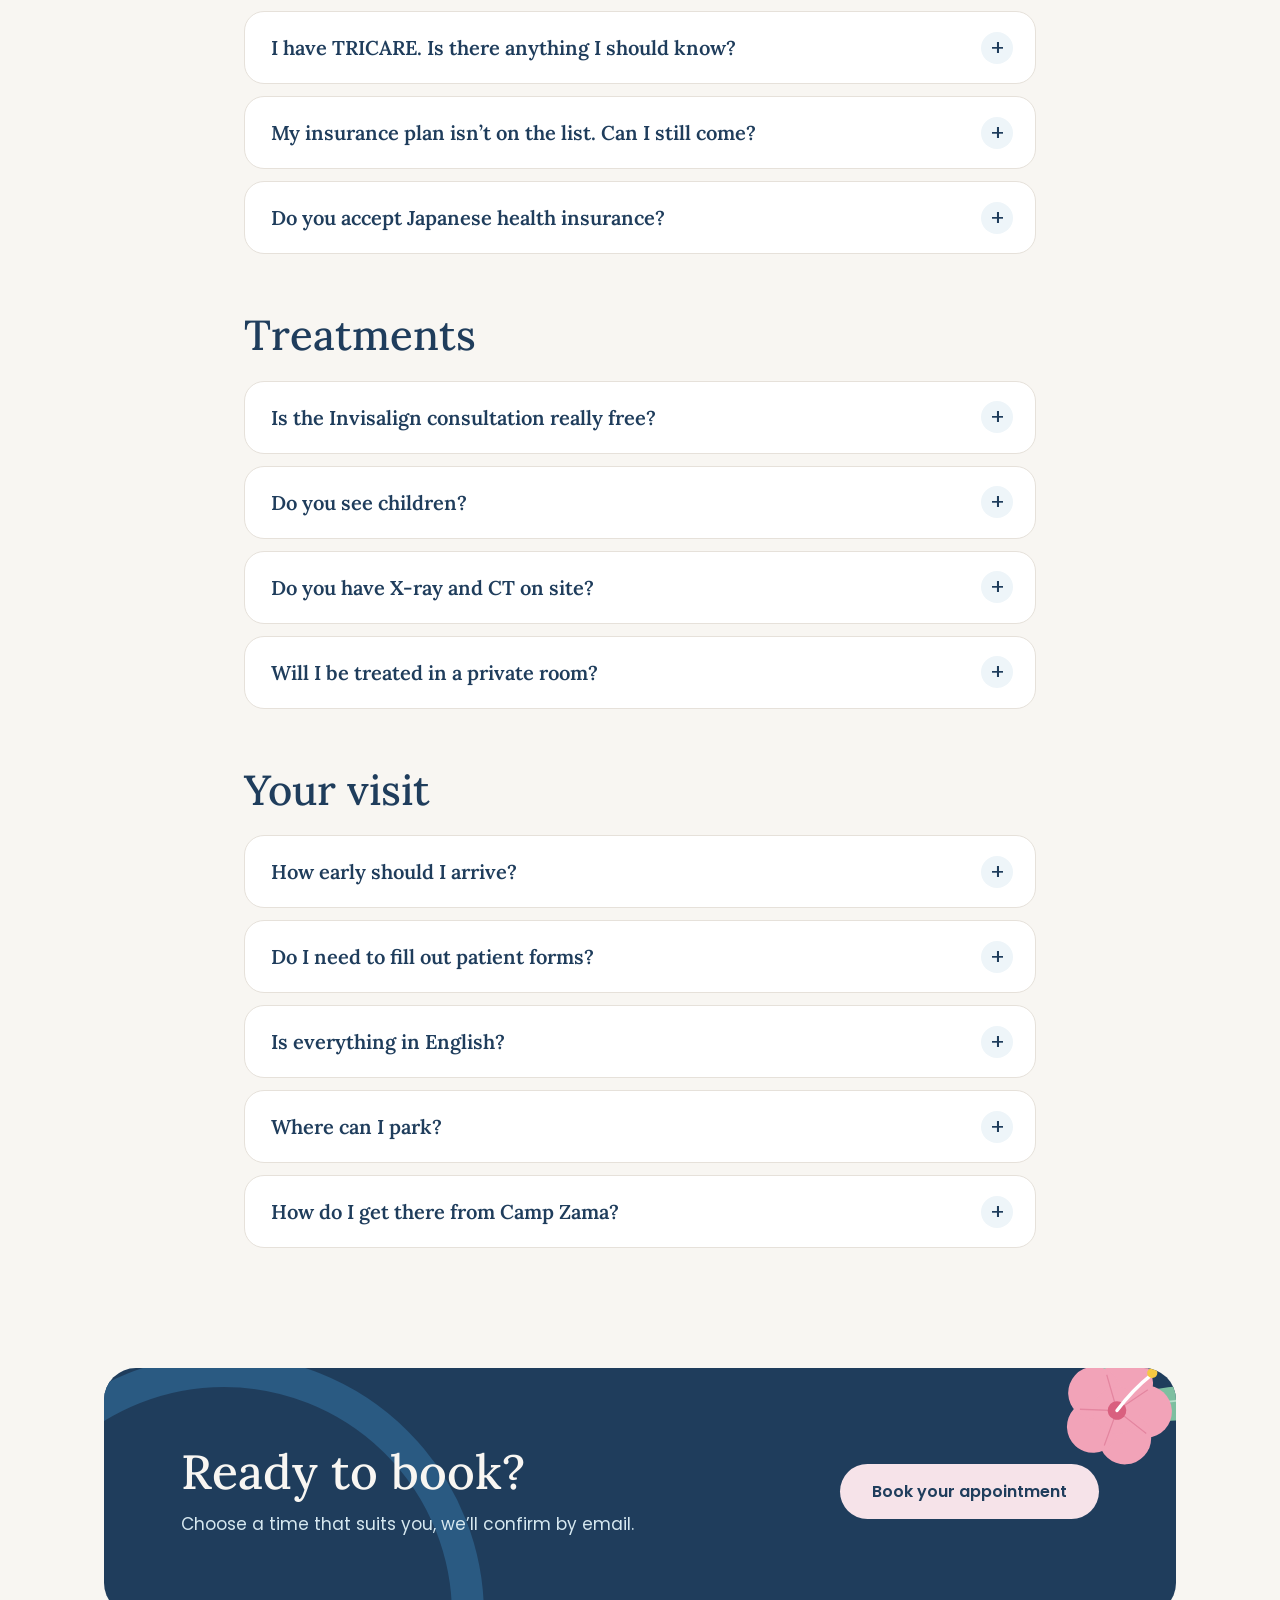
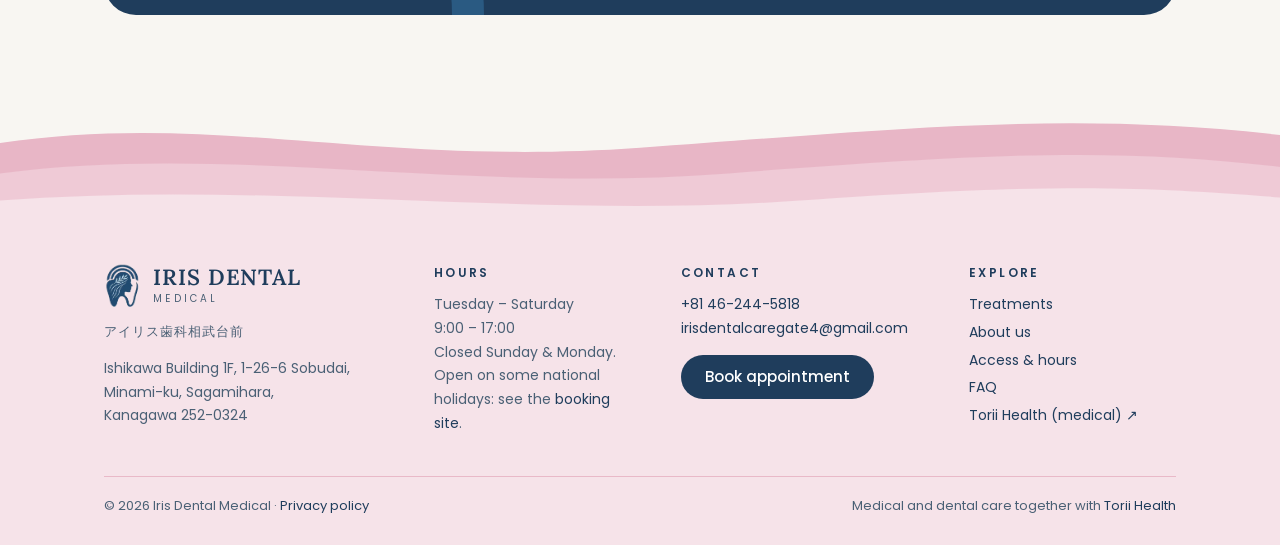
<file: faq.html>
<!DOCTYPE html>
<html lang="en">
<head>
  <meta charset="UTF-8">
  <meta name="viewport" content="width=device-width, initial-scale=1">
  <!-- Google Tag Manager -->
  <script>(function(w,d,s,l,i){w[l]=w[l]||[];w[l].push({'gtm.start':
  new Date().getTime(),event:'gtm.js'});var f=d.getElementsByTagName(s)[0],
  j=d.createElement(s),dl=l!='dataLayer'?'&l='+l:'';j.async=true;j.src=
  'https://www.googletagmanager.com/gtm.js?id='+i+dl;f.parentNode.insertBefore(j,f);
  })(window,document,'script','dataLayer','GTM-TZVKB3WL');</script>
  <!-- End Google Tag Manager -->
  <title>FAQ: Booking, U.S. Insurance & Invisalign | Iris Dental Medical</title>
  <meta name="description" content="Booking online, the U.S. dental insurance we accept (TRICARE, Delta Dental, MetLife, Cigna and more), free Invisalign consultation, parking and holidays.">
  <meta name="theme-color" content="#F8F6F2">
  <meta property="og:type" content="website">
  <meta property="og:site_name" content="Iris Dental Medical">
  <meta property="og:title" content="FAQ: Booking, U.S. Insurance & Invisalign | Iris Dental Medical">
  <meta property="og:description" content="Booking online, the U.S. dental insurance we accept (TRICARE, Delta Dental, MetLife, Cigna and more), free Invisalign consultation, parking and holidays.">
  <meta property="og:locale" content="en_US">
  <meta property="og:url" content="https://iris-dental-medical.com/faq.html">
  <meta property="og:image" content="https://iris-dental-medical.com/images/og-image.jpg">
  <meta property="og:image:width" content="1200">
  <meta property="og:image:height" content="630">
  <meta name="twitter:card" content="summary_large_image">
  <link rel="canonical" href="https://iris-dental-medical.com/faq.html">
  <link rel="icon" type="image/png" href="images/favicon.png">
  <link rel="apple-touch-icon" href="images/apple-touch-icon.png">
  <link rel="preconnect" href="https://fonts.googleapis.com">
  <link rel="preconnect" href="https://fonts.gstatic.com" crossorigin>
  <link rel="stylesheet" href="https://fonts.googleapis.com/css2?family=Lora:ital,wght@0,500;0,600;1,500&amp;family=Poppins:wght@400;500;600&amp;display=swap">
  <link rel="stylesheet" href="css/site.css">
  <script>document.documentElement.classList.add('js');</script>
  <script src="js/site.js" defer></script>

  <script type="application/ld+json">
  {
    "@context": "https://schema.org",
    "@type": "FAQPage",
    "mainEntity": [
      {
        "@type": "Question",
        "name": "How do I book an appointment?",
        "acceptedAnswer": {
          "@type": "Answer",
          "text": "Online, through our booking site. Choose the treatment and a time that suits you, and we’ll confirm by email. New and returning patients book the same way."
        }
      },
      {
        "@type": "Question",
        "name": "Can I book by phone or email?",
        "acceptedAnswer": {
          "@type": "Answer",
          "text": "Appointments are booked online only, so the booking site is always the quickest way to get a time. If you have a question that isn’t answered on this page, you’re welcome to email us at irisdentalcaregate4@gmail.com."
        }
      },
      {
        "@type": "Question",
        "name": "Can I book for my family?",
        "acceptedAnswer": {
          "@type": "Answer",
          "text": "Yes, but each family member needs their own account in our booking system. Please book each appointment under the name of the person being seen, so their records stay accurate and private."
        }
      },
      {
        "@type": "Question",
        "name": "How do I change or cancel an appointment?",
        "acceptedAnswer": {
          "@type": "Answer",
          "text": "Please let us know at least 24 hours before your appointment. You can manage your booking through “Manage Appointments” on our booking site (enter the email you booked with), or email us at irisdentalcaregate4@gmail.com. Appointments that are missed, or changed or cancelled with less than 24 hours’ notice, are charged $35 per appointment."
        }
      },
      {
        "@type": "Question",
        "name": "What if I’m running late?",
        "acceptedAnswer": {
          "@type": "Answer",
          "text": "If you arrive more than 10 minutes late, we may need to reschedule your appointment. This helps us stay on time for you and for the patients after you."
        }
      },
      {
        "@type": "Question",
        "name": "Are you open on Japanese national holidays?",
        "acceptedAnswer": {
          "@type": "Answer",
          "text": "Sometimes. It depends on the holiday, so please check the available dates and times on our booking site. Our regular hours are Tuesday to Saturday, 9:00–17:00."
        }
      },
      {
        "@type": "Question",
        "name": "Which insurance do you accept?",
        "acceptedAnswer": {
          "@type": "Answer",
          "text": "We work with these U.S. dental insurance plans: TRICARE, United Concordia, Cigna, Blue Cross Blue Shield, MetLife, Delta Dental, Aetna, Aetna International and GEHA. We bill TRICARE directly. For the other plans, we complete a claim form for you to submit to your insurance provider. Details for each plan are shown on our booking site."
        }
      },
      {
        "@type": "Question",
        "name": "Do you bill my insurance directly?",
        "acceptedAnswer": {
          "@type": "Answer",
          "text": "For TRICARE, yes: we bill TRICARE directly. For other insurance plans, we complete your dental insurance claim form as a courtesy, using your information and our treatment records. You then submit the claim to your insurance provider and handle any follow-up, such as reimbursement or requests for more information. Coverage depends on your plan and the treatment you receive, so we can’t guarantee coverage or payment of benefits."
        }
      },
      {
        "@type": "Question",
        "name": "How do I pay?",
        "acceptedAnswer": {
          "@type": "Answer",
          "text": "Any payment due is made at the clinic on the day of your visit, by cash or credit card. Any amount your insurance doesn’t cover is your responsibility."
        }
      },
      {
        "@type": "Question",
        "name": "I have TRICARE. Is there anything I should know?",
        "acceptedAnswer": {
          "@type": "Answer",
          "text": "We bill TRICARE directly. If you’re a TRICARE active-duty family member, please arrive 10 minutes before every appointment. This gives us time to verify your eligibility and confirm your available benefits before treatment. Coverage and reimbursement depend on your TRICARE dental plan and the treatment you receive, so we can’t guarantee them. For questions about your benefits, please contact TRICARE directly."
        }
      },
      {
        "@type": "Question",
        "name": "My insurance plan isn’t on the list. Can I still come?",
        "acceptedAnswer": {
          "@type": "Answer",
          "text": "Please email us at irisdentalcaregate4@gmail.com before booking and we’ll check. In most cases we’re unable to accept plans that aren’t listed."
        }
      },
      {
        "@type": "Question",
        "name": "Do you accept Japanese health insurance?",
        "acceptedAnswer": {
          "@type": "Answer",
          "text": "No. We don’t accept Japanese health insurance (National Health Insurance or employee health insurance). Our clinic works with U.S. dental insurance plans."
        }
      },
      {
        "@type": "Question",
        "name": "Is the Invisalign consultation really free?",
        "acceptedAnswer": {
          "@type": "Answer",
          "text": "Yes. The Invisalign consultation is free and includes a 3D scan, so you can see how your teeth could move before you decide anything. We’ll also explain the options, timeline and costs. More about orthodontics."
        }
      },
      {
        "@type": "Question",
        "name": "Do you see children?",
        "acceptedAnswer": {
          "@type": "Answer",
          "text": "Yes. We offer gentle checkups and cleaning for children aged 12 and under, so they grow up comfortable at the dentist."
        }
      },
      {
        "@type": "Question",
        "name": "Do you have X-ray and CT on site?",
        "acceptedAnswer": {
          "@type": "Answer",
          "text": "Yes. We have CT and digital X-ray in the clinic for precise diagnosis and treatment planning."
        }
      },
      {
        "@type": "Question",
        "name": "Will I be treated in a private room?",
        "acceptedAnswer": {
          "@type": "Answer",
          "text": "Yes. We have three fully private treatment rooms, so every appointment takes place in its own room."
        }
      },
      {
        "@type": "Question",
        "name": "How early should I arrive?",
        "acceptedAnswer": {
          "@type": "Answer",
          "text": "Please arrive about 10 minutes early for your first visit. It gives us time to check you in and go over your information, so your appointment can start on time. TRICARE active-duty family members, please arrive 10 minutes early for every appointment so we can verify your eligibility."
        }
      },
      {
        "@type": "Question",
        "name": "Do I need to fill out patient forms?",
        "acceptedAnswer": {
          "@type": "Answer",
          "text": "Yes. Patient forms are submitted online through IntakeQ, our booking system. Please complete them before your appointment."
        }
      },
      {
        "@type": "Question",
        "name": "Is everything in English?",
        "acceptedAnswer": {
          "@type": "Answer",
          "text": "Yes. Consultations, explanations of your treatment plan, billing and payment are all handled in English."
        }
      },
      {
        "@type": "Question",
        "name": "Where can I park?",
        "acceptedAnswer": {
          "@type": "Answer",
          "text": "We don’t have our own or partner parking, and we can’t validate parking tickets. The closest lot is D-Parking Sobudai 1-chome Daiichi (Dパーキング 相武台1丁目第1), a paid lot about 15 m from the clinic, a 1-minute walk. It’s open 24 hours. View it on Google Maps."
        }
      },
      {
        "@type": "Question",
        "name": "How do I get there from Camp Zama?",
        "acceptedAnswer": {
          "@type": "Answer",
          "text": "It’s a 5-minute walk (300 m) from the Camp Zama Walk-In Gate (Gate 4), and a 5 minute walk from Sōbudai-mae Station. See Access & hours for the address and map."
        }
      }
    ]
  }
  </script>
</head>
<body>
<!-- Google Tag Manager (noscript) -->
<noscript><iframe src="https://www.googletagmanager.com/ns.html?id=GTM-TZVKB3WL" height="0" width="0" style="display:none;visibility:hidden"></iframe></noscript>
<!-- End Google Tag Manager (noscript) -->
<a class="skip-link" href="#main">Skip to content</a>
<svg width="0" height="0" style="position:absolute" aria-hidden="true" focusable="false"><defs><g id="iris-flower"><path d="M0 0C30-45 95-55 135-42C104-8 46 12 0 0Z" fill="#7DBFA0" transform="rotate(-8)"/><path d="M4-2C46-22 92-34 130-41" stroke="#B9E0CC" stroke-width="2" fill="none" transform="rotate(-8)"/><path d="M0 0C-30-45-95-55-135-42C-104-8-46 12 0 0Z" fill="#92CDB2" transform="rotate(34)"/><path d="M-4-2C-46-22-92-34-130-41" stroke="#C4E6D4" stroke-width="2" fill="none" transform="rotate(34)"/><circle cx="0" cy="-34" r="31" fill="#F2A3B8"/><circle cx="32.3" cy="-10.5" r="31" fill="#F2A3B8"/><circle cx="20" cy="27.5" r="31" fill="#F2A3B8"/><circle cx="-20" cy="27.5" r="31" fill="#F2A3B8"/><circle cx="-32.3" cy="-10.5" r="31" fill="#F2A3B8"/><circle r="28" fill="#F2A3B8"/><path d="M0 0L25.9-35.6M0 0L41.8 13.6M0 0L0 44M0 0L-41.8 13.6M0 0L-25.9-35.6" stroke="#E486A0" stroke-width="1.5"/><circle r="11" fill="#D9607F"/><path d="M0 0C6-20 14-38 24-54" stroke="#FFFFFF" stroke-width="4" stroke-linecap="round" fill="none"/><circle cx="24" cy="-56" r="6" fill="#F5C842"/></g></defs></svg>
<header class="site-header">
  <div class="container header-inner">
    <a class="brand" href="index.html" aria-label="Iris Dental Medical, home">
      <img src="images/logo-mark.png" alt="" width="44" height="52">
      <span class="brand-text"><span class="brand-name">IRIS DENTAL</span><span class="brand-sub">MEDICAL</span></span>
    </a>
    <nav class="main-nav" id="main-nav" aria-label="Main">
      <a class="nav-extra" href="index.html">Home</a>
      <a href="treatments.html">Treatments</a>
      <a href="about.html">About us</a>
      <a href="access.html">Access &amp; hours</a>
      <a href="faq.html" aria-current="page">FAQ</a>
      <a class="nav-extra" href="tel:+81462445818">Call 046-244-5818</a>
      <a class="nav-extra" href="https://www.toriihealth.org" target="_blank" rel="noopener">Medical care: Torii Health ↗</a>
    </nav>
    <div class="header-actions">
      <a class="header-phone" href="tel:+81462445818" data-cta="header"><svg width="16" height="16" viewBox="0 0 24 24" fill="none" stroke="currentColor" stroke-width="1.8" stroke-linecap="round" stroke-linejoin="round" aria-hidden="true"><path d="M22 16.92v3a2 2 0 0 1-2.18 2 19.79 19.79 0 0 1-8.63-3.07 19.5 19.5 0 0 1-6-6 19.79 19.79 0 0 1-3.07-8.67A2 2 0 0 1 4.11 2h3a2 2 0 0 1 2 1.72c.13.96.36 1.9.7 2.81a2 2 0 0 1-.45 2.11L8.09 9.91a16 16 0 0 0 6 6l1.27-1.27a2 2 0 0 1 2.11-.45c.91.34 1.85.57 2.81.7A2 2 0 0 1 22 16.92z"/></svg>046-244-5818</a>
      <a class="btn btn-primary btn-sm" href="https://irisdental.intakeq.com/booking" data-cta="header">Book appointment</a>
      <button class="menu-toggle" type="button" aria-expanded="false" aria-controls="main-nav"><span class="bars" aria-hidden="true"></span>Menu</button>
    </div>
  </div>
</header>

<main id="main">
<section class="page-hero" id="top">
  <div class="deco blob" aria-hidden="true"></div>
  <svg class="deco flower flower-hl" viewBox="-110 -100 220 200" aria-hidden="true" focusable="false"><use href="#iris-flower" transform="rotate(-18)"/></svg>
  <svg class="deco flower flower-hr" viewBox="-110 -100 220 200" aria-hidden="true" focusable="false"><use href="#iris-flower" transform="rotate(30)"/></svg>
  <p class="eyebrow">FAQ</p>
  <h1>Questions, answered</h1>
  <p class="lead">Booking, U.S. insurance, treatments and visiting Iris Dental Medical.</p>
  <svg class="deco wave" viewBox="0 0 1440 150" preserveAspectRatio="none" aria-hidden="true" focusable="false"><path d="M0 40C240 0 420 70 720 46S1200 0 1440 30V150H0Z" fill="#E8B6C6"/><path d="M0 78C260 40 520 104 820 78S1260 46 1440 70V150H0Z" fill="#EFCAD6"/><path d="M0 112C300 86 600 136 900 112S1300 96 1440 108V150H0Z" fill="#F8F6F2"/></svg>
</section>

<div class="container faq-wrap">
  <nav class="chip-nav" aria-label="FAQ topics">
    <a href="#faq-booking">Booking</a>
    <a href="#faq-insurance">Insurance</a>
    <a href="#faq-treatments">Treatments</a>
    <a href="#faq-your-visit">Your visit</a>
  </nav>
<section class="faq-group" aria-labelledby="faq-booking">
  <h2 class="h2" id="faq-booking">Booking</h2>
  <div class="faq-list">
    <details class="faq-item">
      <summary>How do I book an appointment?</summary>
      <div class="faq-a"><p>Online, through our <a href="https://irisdental.intakeq.com/booking" data-cta="faq">booking site</a>. Choose the treatment and a time that suits you, and we’ll confirm by email. New and returning patients book the same way.</p></div>
    </details>
    <details class="faq-item">
      <summary>Can I book by phone or email?</summary>
      <div class="faq-a"><p>Appointments are booked online only, so the <a href="https://irisdental.intakeq.com/booking" data-cta="faq">booking site</a> is always the quickest way to get a time. If you have a question that isn’t answered on this page, you’re welcome to email us at <a href="mailto:irisdentalcaregate4@gmail.com">irisdentalcaregate4@gmail.com</a>.</p></div>
    </details>
    <details class="faq-item">
      <summary>Can I book for my family?</summary>
      <div class="faq-a"><p>Yes, but each family member needs their own account in our booking system. Please book each appointment under the name of the person being seen, so their records stay accurate and private.</p></div>
    </details>
    <details class="faq-item">
      <summary>How do I change or cancel an appointment?</summary>
      <div class="faq-a"><p>Please let us know at least 24 hours before your appointment. You can manage your booking through “Manage Appointments” on our <a href="https://irisdental.intakeq.com/booking" data-cta="faq">booking site</a> (enter the email you booked with), or email us at <a href="mailto:irisdentalcaregate4@gmail.com">irisdentalcaregate4@gmail.com</a>.</p><p>Appointments that are missed, or changed or cancelled with less than 24 hours’ notice, are charged $35 per appointment.</p></div>
    </details>
    <details class="faq-item">
      <summary>What if I’m running late?</summary>
      <div class="faq-a"><p>If you arrive more than 10 minutes late, we may need to reschedule your appointment. This helps us stay on time for you and for the patients after you.</p></div>
    </details>
    <details class="faq-item">
      <summary>Are you open on Japanese national holidays?</summary>
      <div class="faq-a"><p>Sometimes. It depends on the holiday, so please check the available dates and times on our <a href="https://irisdental.intakeq.com/booking" data-cta="faq">booking site</a>. Our regular hours are Tuesday to Saturday, 9:00–17:00.</p></div>
    </details>
  </div>
</section>
<section class="faq-group" aria-labelledby="faq-insurance">
  <h2 class="h2" id="faq-insurance">Insurance</h2>
  <div class="faq-list">
    <details class="faq-item">
      <summary>Which insurance do you accept?</summary>
      <div class="faq-a"><p>We work with these U.S. dental insurance plans: TRICARE, United Concordia, Cigna, Blue Cross Blue Shield, MetLife, Delta Dental, Aetna, Aetna International and GEHA. We bill TRICARE directly. For the other plans, we complete a claim form for you to submit to your insurance provider. Details for each plan are shown on our <a href="https://irisdental.intakeq.com/booking" data-cta="faq">booking site</a>.</p></div>
    </details>
    <details class="faq-item">
      <summary>Do you bill my insurance directly?</summary>
      <div class="faq-a"><p>For TRICARE, yes: we bill TRICARE directly. For other insurance plans, we complete your dental insurance claim form as a courtesy, using your information and our treatment records. You then submit the claim to your insurance provider and handle any follow-up, such as reimbursement or requests for more information.</p><p>Coverage depends on your plan and the treatment you receive, so we can’t guarantee coverage or payment of benefits.</p></div>
    </details>
    <details class="faq-item">
      <summary>How do I pay?</summary>
      <div class="faq-a"><p>Any payment due is made at the clinic on the day of your visit, by cash or credit card. Any amount your insurance doesn’t cover is your responsibility.</p></div>
    </details>
    <details class="faq-item">
      <summary>I have TRICARE. Is there anything I should know?</summary>
      <div class="faq-a"><p>We bill TRICARE directly. If you’re a TRICARE active-duty family member, please arrive 10 minutes before every appointment. This gives us time to verify your eligibility and confirm your available benefits before treatment.</p><p>Coverage and reimbursement depend on your TRICARE dental plan and the treatment you receive, so we can’t guarantee them. For questions about your benefits, please contact TRICARE directly.</p></div>
    </details>
    <details class="faq-item">
      <summary>My insurance plan isn’t on the list. Can I still come?</summary>
      <div class="faq-a"><p>Please email us at <a href="mailto:irisdentalcaregate4@gmail.com">irisdentalcaregate4@gmail.com</a> before booking and we’ll check. In most cases we’re unable to accept plans that aren’t listed.</p></div>
    </details>
    <details class="faq-item">
      <summary>Do you accept Japanese health insurance?</summary>
      <div class="faq-a"><p>No. We don’t accept Japanese health insurance (National Health Insurance or employee health insurance). Our clinic works with U.S. dental insurance plans.</p></div>
    </details>
  </div>
</section>
<section class="faq-group" aria-labelledby="faq-treatments">
  <h2 class="h2" id="faq-treatments">Treatments</h2>
  <div class="faq-list">
    <details class="faq-item">
      <summary>Is the Invisalign consultation really free?</summary>
      <div class="faq-a"><p>Yes. The Invisalign consultation is free and includes a 3D scan, so you can see how your teeth could move before you decide anything. We’ll also explain the options, timeline and costs. <a href="treatments.html#orthodontics">More about orthodontics</a>.</p></div>
    </details>
    <details class="faq-item">
      <summary>Do you see children?</summary>
      <div class="faq-a"><p>Yes. We offer gentle checkups and cleaning for children aged 12 and under, so they grow up comfortable at the dentist.</p></div>
    </details>
    <details class="faq-item">
      <summary>Do you have X-ray and CT on site?</summary>
      <div class="faq-a"><p>Yes. We have CT and digital X-ray in the clinic for precise diagnosis and treatment planning.</p></div>
    </details>
    <details class="faq-item">
      <summary>Will I be treated in a private room?</summary>
      <div class="faq-a"><p>Yes. We have three fully private treatment rooms, so every appointment takes place in its own room.</p></div>
    </details>
  </div>
</section>
<section class="faq-group" aria-labelledby="faq-your-visit">
  <h2 class="h2" id="faq-your-visit">Your visit</h2>
  <div class="faq-list">
    <details class="faq-item">
      <summary>How early should I arrive?</summary>
      <div class="faq-a"><p>Please arrive about 10 minutes early for your first visit. It gives us time to check you in and go over your information, so your appointment can start on time.</p><p>TRICARE active-duty family members, please arrive 10 minutes early for every appointment so we can verify your eligibility.</p></div>
    </details>
    <details class="faq-item">
      <summary>Do I need to fill out patient forms?</summary>
      <div class="faq-a"><p>Yes. Patient forms are submitted online through IntakeQ, our booking system. Please complete them before your appointment.</p></div>
    </details>
    <details class="faq-item">
      <summary>Is everything in English?</summary>
      <div class="faq-a"><p>Yes. Consultations, explanations of your treatment plan, billing and payment are all handled in English.</p></div>
    </details>
    <details class="faq-item">
      <summary>Where can I park?</summary>
      <div class="faq-a"><p>We don’t have our own or partner parking, and we can’t validate parking tickets. The closest lot is <span style="white-space:nowrap">D-Parking</span> Sobudai <span style="white-space:nowrap">1-chome</span> Daiichi (<span lang="ja">Dパーキング 相武台1丁目第1</span>), a paid lot about 15 m from the clinic, a <span style="white-space:nowrap">1-minute walk</span>. It’s open 24 hours. <a href="https://www.google.com/maps?cid=14467623426475130951" target="_blank" rel="noopener">View it on Google Maps</a>.</p></div>
    </details>
    <details class="faq-item">
      <summary>How do I get there from Camp Zama?</summary>
      <div class="faq-a"><p>It’s a <span style="white-space:nowrap">5-minute walk</span> (300 m) from the Camp Zama Walk-In Gate <span style="white-space:nowrap">(Gate 4)</span>, and a 5 minute walk from Sōbudai-mae Station. See <a href="access.html">Access &amp; hours</a> for the address and map.</p></div>
    </details>
  </div>
</section>
</div>

<section class="container cta-wrap">
  <div class="cta-panel">
    <div class="deco cta-ring-1" aria-hidden="true"></div>
    <svg class="deco flower " viewBox="-110 -100 220 200" aria-hidden="true" focusable="false"><use href="#iris-flower" transform="rotate(20)"/></svg>
    <div class="cta-copy">
      <h2>Ready to book?</h2>
      <p>Choose a time that suits you, we’ll confirm by email.</p>
    </div>
    <a class="btn btn-pink" href="https://irisdental.intakeq.com/booking" data-cta="faq-cta">Book your appointment</a>
  </div>
</section>
</main>

<svg class="wave-footer" viewBox="0 0 1440 150" preserveAspectRatio="none" aria-hidden="true" focusable="false"><path d="M0 40C240 0 420 70 720 46S1200 0 1440 30V150H0Z" fill="#E8B6C6"/><path d="M0 78C260 40 520 104 820 78S1260 46 1440 70V150H0Z" fill="#EFCAD6"/><path d="M0 112C300 86 600 136 900 112S1300 96 1440 108V150H0Z" fill="#F6E3E9"/></svg>
<footer class="site-footer">
  <div class="container footer-grid">
    <div class="footer-brand">
      <a class="brand" href="index.html" aria-label="Iris Dental Medical, home">
        <img src="images/logo-mark.png" alt="" width="37" height="44" loading="lazy">
        <span class="brand-text"><span class="brand-name">IRIS DENTAL</span><span class="brand-sub">MEDICAL</span></span>
      </a>
      <p class="footer-jp" lang="ja">アイリス歯科相武台前</p>
      <address>Ishikawa Building 1F, 1-26-6 Sobudai,<br>Minami-ku, Sagamihara,<br>Kanagawa 252-0324</address>
    </div>
    <div class="footer-col">
      <h2 class="footer-h">Hours</h2>
      <p>Tuesday – Saturday<br>9:00 – 17:00</p>
      <p>Closed Sunday &amp; Monday. Open on some national holidays: see the <a href="https://irisdental.intakeq.com/booking" data-cta="footer-hours">booking site</a>.</p>
    </div>
    <div class="footer-col">
      <h2 class="footer-h">Contact</h2>
      <p><a href="tel:+81462445818" data-cta="footer">+81 46-244-5818</a><br><a href="mailto:irisdentalcaregate4@gmail.com">irisdentalcaregate4@gmail.com</a></p>
      <a class="btn btn-primary btn-sm" href="https://irisdental.intakeq.com/booking" data-cta="footer">Book appointment</a>
    </div>
    <nav class="footer-col" aria-label="Footer">
      <h2 class="footer-h">Explore</h2>
      <ul class="footer-links">
        <li><a href="treatments.html">Treatments</a></li>
        <li><a href="about.html">About us</a></li>
        <li><a href="access.html">Access &amp; hours</a></li>
        <li><a href="faq.html">FAQ</a></li>
        <li><a href="https://www.toriihealth.org" target="_blank" rel="noopener">Torii Health (medical) ↗</a></li>
      </ul>
    </nav>
  </div>
  <div class="container">
    <div class="footer-bottom">
      <span>© 2026 Iris Dental Medical · <a href="privacy.html">Privacy policy</a></span>
      <span>Medical and dental care together with <a href="https://www.toriihealth.org" target="_blank" rel="noopener">Torii Health</a></span>
    </div>
  </div>
</footer>
<div class="mobile-cta">
  <a class="btn btn-light" href="faq.html"><svg width="16" height="16" viewBox="0 0 24 24" fill="none" stroke="currentColor" stroke-width="1.8" stroke-linecap="round" stroke-linejoin="round" aria-hidden="true"><circle cx="12" cy="12" r="10"/><path d="M9.1 9a3 3 0 0 1 5.8 1c0 2-3 3-3 3"/><path d="M12 17h.01"/></svg>FAQ</a>
  <a class="btn btn-primary" href="https://irisdental.intakeq.com/booking" data-cta="mobile-bar">Book online</a>
</div>
</body>
</html>
</file>
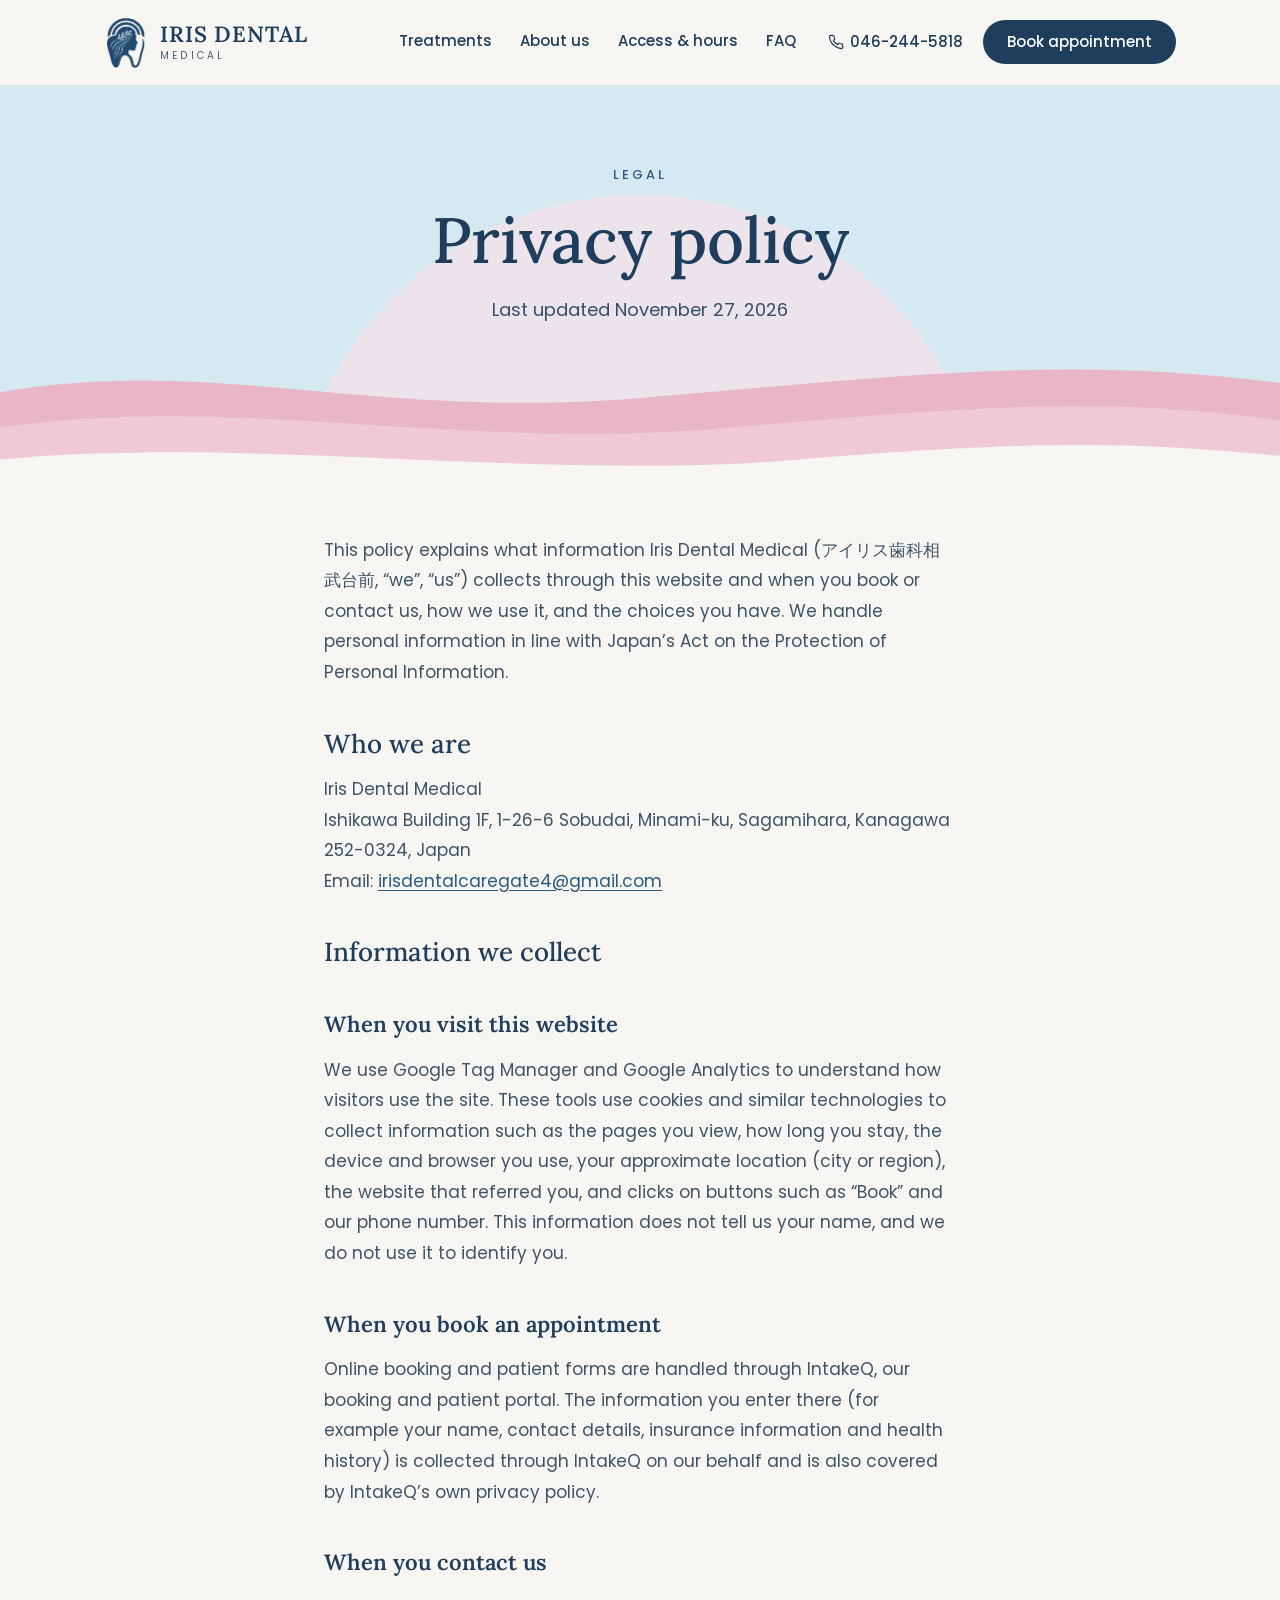
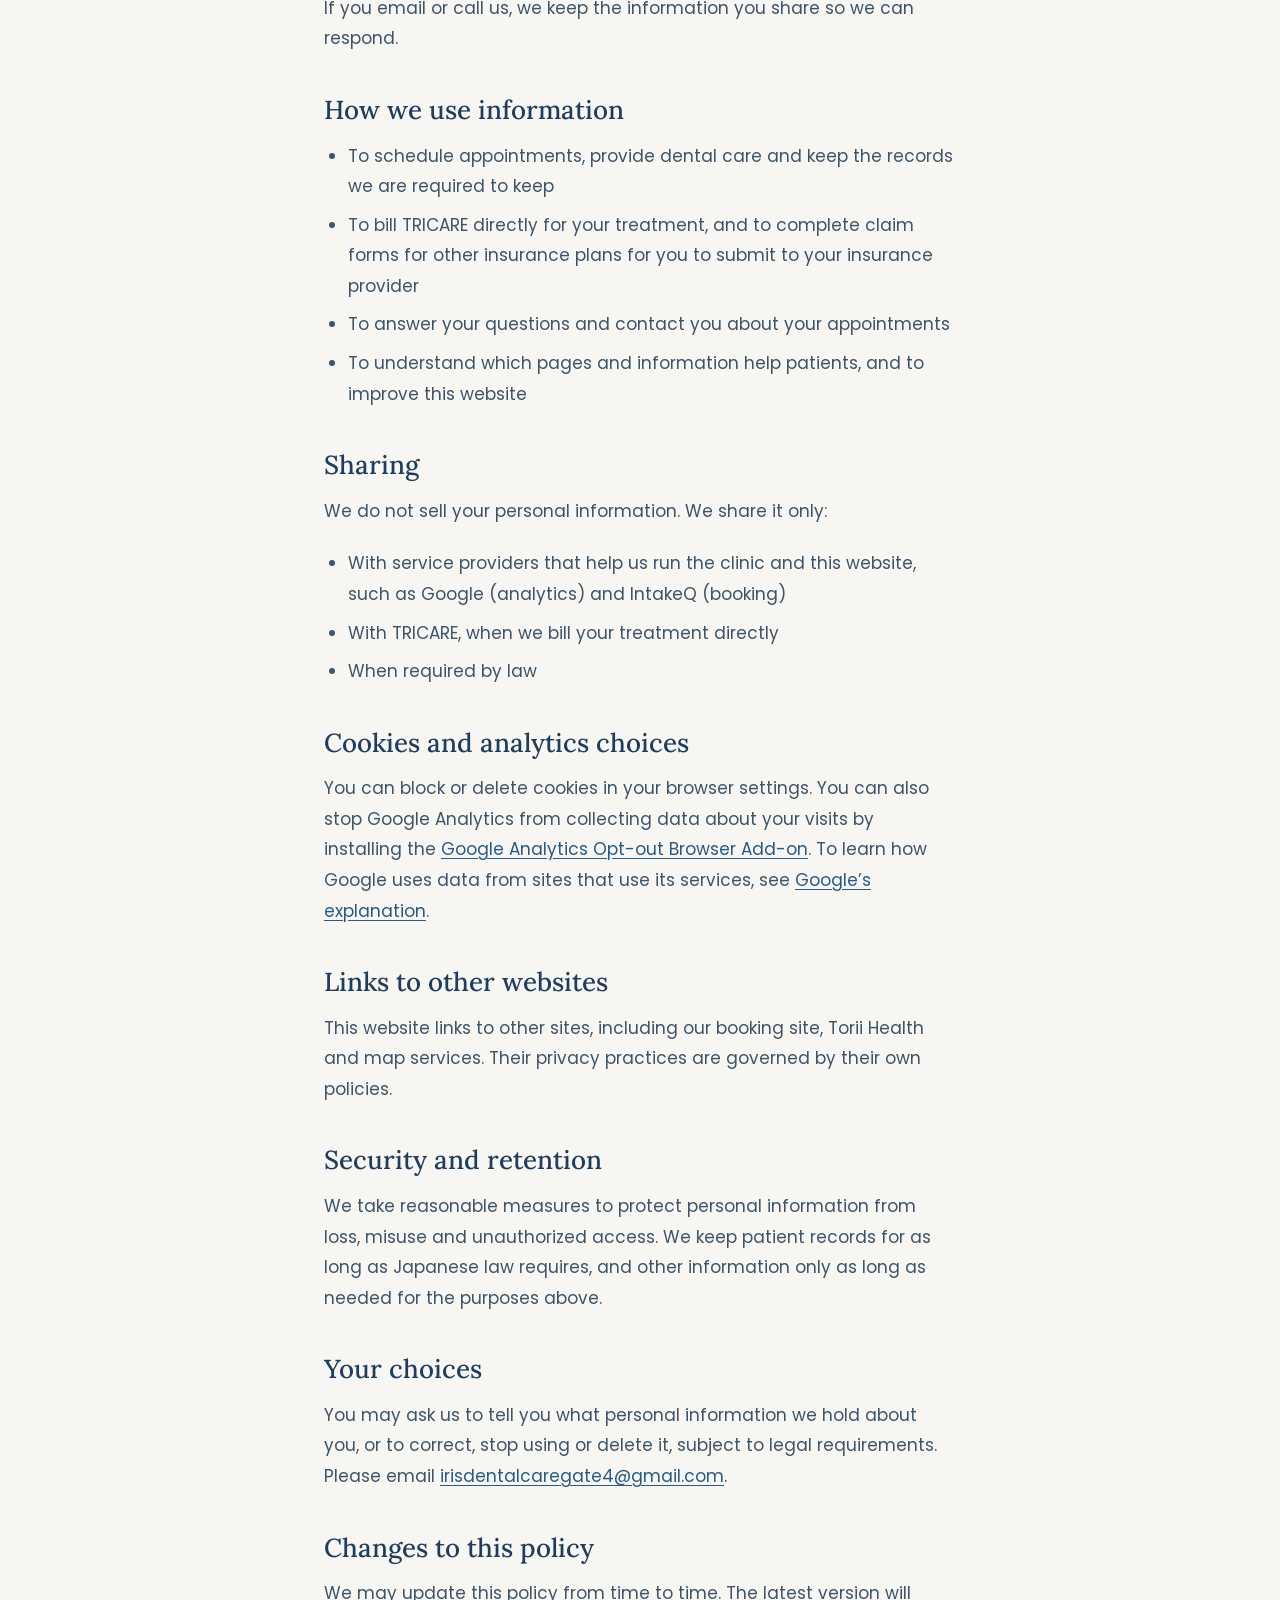
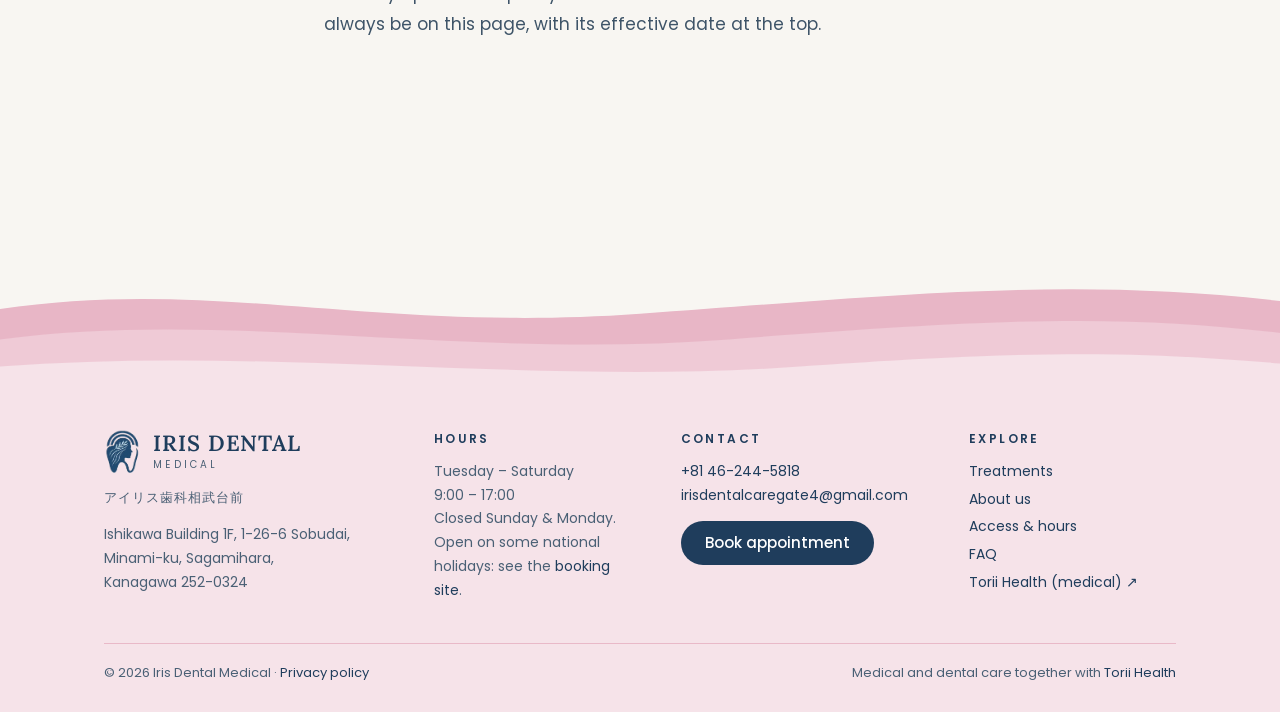
<file: privacy.html>
<!DOCTYPE html>
<html lang="en">
<head>
  <meta charset="UTF-8">
  <meta name="viewport" content="width=device-width, initial-scale=1">
  <!-- Google Tag Manager -->
  <script>(function(w,d,s,l,i){w[l]=w[l]||[];w[l].push({'gtm.start':
  new Date().getTime(),event:'gtm.js'});var f=d.getElementsByTagName(s)[0],
  j=d.createElement(s),dl=l!='dataLayer'?'&l='+l:'';j.async=true;j.src=
  'https://www.googletagmanager.com/gtm.js?id='+i+dl;f.parentNode.insertBefore(j,f);
  })(window,document,'script','dataLayer','GTM-TZVKB3WL');</script>
  <!-- End Google Tag Manager -->
  <title>Privacy Policy | Iris Dental Medical</title>
  <meta name="description" content="How Iris Dental Medical collects, uses and protects information on this website and when you book or contact us.">
  <meta name="theme-color" content="#F8F6F2">
  <meta property="og:type" content="website">
  <meta property="og:site_name" content="Iris Dental Medical">
  <meta property="og:title" content="Privacy Policy | Iris Dental Medical">
  <meta property="og:description" content="How Iris Dental Medical collects, uses and protects information on this website and when you book or contact us.">
  <meta property="og:locale" content="en_US">
  <meta property="og:url" content="https://iris-dental-medical.com/privacy.html">
  <meta property="og:image" content="https://iris-dental-medical.com/images/og-image.jpg">
  <meta property="og:image:width" content="1200">
  <meta property="og:image:height" content="630">
  <meta name="twitter:card" content="summary_large_image">
  <link rel="canonical" href="https://iris-dental-medical.com/privacy.html">
  <link rel="icon" type="image/png" href="images/favicon.png">
  <link rel="apple-touch-icon" href="images/apple-touch-icon.png">
  <link rel="preconnect" href="https://fonts.googleapis.com">
  <link rel="preconnect" href="https://fonts.gstatic.com" crossorigin>
  <link rel="stylesheet" href="https://fonts.googleapis.com/css2?family=Lora:ital,wght@0,500;0,600;1,500&amp;family=Poppins:wght@400;500;600&amp;display=swap">
  <link rel="stylesheet" href="css/site.css">
  <script>document.documentElement.classList.add('js');</script>
  <script src="js/site.js" defer></script>

</head>
<body>
<!-- Google Tag Manager (noscript) -->
<noscript><iframe src="https://www.googletagmanager.com/ns.html?id=GTM-TZVKB3WL" height="0" width="0" style="display:none;visibility:hidden"></iframe></noscript>
<!-- End Google Tag Manager (noscript) -->
<a class="skip-link" href="#main">Skip to content</a>
<svg width="0" height="0" style="position:absolute" aria-hidden="true" focusable="false"><defs><g id="iris-flower"><path d="M0 0C30-45 95-55 135-42C104-8 46 12 0 0Z" fill="#7DBFA0" transform="rotate(-8)"/><path d="M4-2C46-22 92-34 130-41" stroke="#B9E0CC" stroke-width="2" fill="none" transform="rotate(-8)"/><path d="M0 0C-30-45-95-55-135-42C-104-8-46 12 0 0Z" fill="#92CDB2" transform="rotate(34)"/><path d="M-4-2C-46-22-92-34-130-41" stroke="#C4E6D4" stroke-width="2" fill="none" transform="rotate(34)"/><circle cx="0" cy="-34" r="31" fill="#F2A3B8"/><circle cx="32.3" cy="-10.5" r="31" fill="#F2A3B8"/><circle cx="20" cy="27.5" r="31" fill="#F2A3B8"/><circle cx="-20" cy="27.5" r="31" fill="#F2A3B8"/><circle cx="-32.3" cy="-10.5" r="31" fill="#F2A3B8"/><circle r="28" fill="#F2A3B8"/><path d="M0 0L25.9-35.6M0 0L41.8 13.6M0 0L0 44M0 0L-41.8 13.6M0 0L-25.9-35.6" stroke="#E486A0" stroke-width="1.5"/><circle r="11" fill="#D9607F"/><path d="M0 0C6-20 14-38 24-54" stroke="#FFFFFF" stroke-width="4" stroke-linecap="round" fill="none"/><circle cx="24" cy="-56" r="6" fill="#F5C842"/></g></defs></svg>
<header class="site-header">
  <div class="container header-inner">
    <a class="brand" href="index.html" aria-label="Iris Dental Medical, home">
      <img src="images/logo-mark.png" alt="" width="44" height="52">
      <span class="brand-text"><span class="brand-name">IRIS DENTAL</span><span class="brand-sub">MEDICAL</span></span>
    </a>
    <nav class="main-nav" id="main-nav" aria-label="Main">
      <a class="nav-extra" href="index.html">Home</a>
      <a href="treatments.html">Treatments</a>
      <a href="about.html">About us</a>
      <a href="access.html">Access &amp; hours</a>
      <a href="faq.html">FAQ</a>
      <a class="nav-extra" href="tel:+81462445818">Call 046-244-5818</a>
      <a class="nav-extra" href="https://www.toriihealth.org" target="_blank" rel="noopener">Medical care: Torii Health ↗</a>
    </nav>
    <div class="header-actions">
      <a class="header-phone" href="tel:+81462445818" data-cta="header"><svg width="16" height="16" viewBox="0 0 24 24" fill="none" stroke="currentColor" stroke-width="1.8" stroke-linecap="round" stroke-linejoin="round" aria-hidden="true"><path d="M22 16.92v3a2 2 0 0 1-2.18 2 19.79 19.79 0 0 1-8.63-3.07 19.5 19.5 0 0 1-6-6 19.79 19.79 0 0 1-3.07-8.67A2 2 0 0 1 4.11 2h3a2 2 0 0 1 2 1.72c.13.96.36 1.9.7 2.81a2 2 0 0 1-.45 2.11L8.09 9.91a16 16 0 0 0 6 6l1.27-1.27a2 2 0 0 1 2.11-.45c.91.34 1.85.57 2.81.7A2 2 0 0 1 22 16.92z"/></svg>046-244-5818</a>
      <a class="btn btn-primary btn-sm" href="https://irisdental.intakeq.com/booking" data-cta="header">Book appointment</a>
      <button class="menu-toggle" type="button" aria-expanded="false" aria-controls="main-nav"><span class="bars" aria-hidden="true"></span>Menu</button>
    </div>
  </div>
</header>

<main id="main">
<section class="page-hero page-hero-sm" id="top">
  <div class="deco blob" aria-hidden="true"></div>
  <p class="eyebrow">Legal</p>
  <h1>Privacy policy</h1>
  <p class="lead">Last updated November 27, 2026</p>
  <svg class="deco wave" viewBox="0 0 1440 150" preserveAspectRatio="none" aria-hidden="true" focusable="false"><path d="M0 40C240 0 420 70 720 46S1200 0 1440 30V150H0Z" fill="#E8B6C6"/><path d="M0 78C260 40 520 104 820 78S1260 46 1440 70V150H0Z" fill="#EFCAD6"/><path d="M0 112C300 86 600 136 900 112S1300 96 1440 108V150H0Z" fill="#F8F6F2"/></svg>
</section>

<article class="post legal">
  <div class="post-body">
    <p>This policy explains what information Iris Dental Medical (アイリス歯科相武台前, “we”, “us”) collects through this website and when you book or contact us, how we use it, and the choices you have. We handle personal information in line with Japan’s Act on the Protection of Personal Information.</p>

    <h2>Who we are</h2>
    <p>Iris Dental Medical<br>Ishikawa Building 1F, 1-26-6 Sobudai, Minami-ku, Sagamihara, Kanagawa 252-0324, Japan<br>Email: <a href="mailto:irisdentalcaregate4@gmail.com">irisdentalcaregate4@gmail.com</a></p>

    <h2>Information we collect</h2>
    <h3>When you visit this website</h3>
    <p>We use Google Tag Manager and Google Analytics to understand how visitors use the site. These tools use cookies and similar technologies to collect information such as the pages you view, how long you stay, the device and browser you use, your approximate location (city or region), the website that referred you, and clicks on buttons such as “Book” and our phone number. This information does not tell us your name, and we do not use it to identify you.</p>
    <h3>When you book an appointment</h3>
    <p>Online booking and patient forms are handled through IntakeQ, our booking and patient portal. The information you enter there (for example your name, contact details, insurance information and health history) is collected through IntakeQ on our behalf and is also covered by IntakeQ’s own privacy policy.</p>
    <h3>When you contact us</h3>
    <p>If you email or call us, we keep the information you share so we can respond.</p>

    <h2>How we use information</h2>
    <ul>
      <li>To schedule appointments, provide dental care and keep the records we are required to keep</li>
      <li>To bill TRICARE directly for your treatment, and to complete claim forms for other insurance plans for you to submit to your insurance provider</li>
      <li>To answer your questions and contact you about your appointments</li>
      <li>To understand which pages and information help patients, and to improve this website</li>
    </ul>

    <h2>Sharing</h2>
    <p>We do not sell your personal information. We share it only:</p>
    <ul>
      <li>With service providers that help us run the clinic and this website, such as Google (analytics) and IntakeQ (booking)</li>
      <li>With TRICARE, when we bill your treatment directly</li>
      <li>When required by law</li>
    </ul>

    <h2>Cookies and analytics choices</h2>
    <p>You can block or delete cookies in your browser settings. You can also stop Google Analytics from collecting data about your visits by installing the <a href="https://tools.google.com/dlpage/gaoptout" target="_blank" rel="noopener">Google Analytics Opt-out Browser Add-on</a>. To learn how Google uses data from sites that use its services, see <a href="https://policies.google.com/technologies/partner-sites" target="_blank" rel="noopener">Google’s explanation</a>.</p>

    <h2>Links to other websites</h2>
    <p>This website links to other sites, including our booking site, Torii Health and map services. Their privacy practices are governed by their own policies.</p>

    <h2>Security and retention</h2>
    <p>We take reasonable measures to protect personal information from loss, misuse and unauthorized access. We keep patient records for as long as Japanese law requires, and other information only as long as needed for the purposes above.</p>

    <h2>Your choices</h2>
    <p>You may ask us to tell you what personal information we hold about you, or to correct, stop using or delete it, subject to legal requirements. Please email <a href="mailto:irisdentalcaregate4@gmail.com">irisdentalcaregate4@gmail.com</a>.</p>

    <h2>Changes to this policy</h2>
    <p>We may update this policy from time to time. The latest version will always be on this page, with its effective date at the top.</p>
  </div>
</article>
<div class="cta-wrap" aria-hidden="true"></div>
</main>

<svg class="wave-footer" viewBox="0 0 1440 150" preserveAspectRatio="none" aria-hidden="true" focusable="false"><path d="M0 40C240 0 420 70 720 46S1200 0 1440 30V150H0Z" fill="#E8B6C6"/><path d="M0 78C260 40 520 104 820 78S1260 46 1440 70V150H0Z" fill="#EFCAD6"/><path d="M0 112C300 86 600 136 900 112S1300 96 1440 108V150H0Z" fill="#F6E3E9"/></svg>
<footer class="site-footer">
  <div class="container footer-grid">
    <div class="footer-brand">
      <a class="brand" href="index.html" aria-label="Iris Dental Medical, home">
        <img src="images/logo-mark.png" alt="" width="37" height="44" loading="lazy">
        <span class="brand-text"><span class="brand-name">IRIS DENTAL</span><span class="brand-sub">MEDICAL</span></span>
      </a>
      <p class="footer-jp" lang="ja">アイリス歯科相武台前</p>
      <address>Ishikawa Building 1F, 1-26-6 Sobudai,<br>Minami-ku, Sagamihara,<br>Kanagawa 252-0324</address>
    </div>
    <div class="footer-col">
      <h2 class="footer-h">Hours</h2>
      <p>Tuesday – Saturday<br>9:00 – 17:00</p>
      <p>Closed Sunday &amp; Monday. Open on some national holidays: see the <a href="https://irisdental.intakeq.com/booking" data-cta="footer-hours">booking site</a>.</p>
    </div>
    <div class="footer-col">
      <h2 class="footer-h">Contact</h2>
      <p><a href="tel:+81462445818" data-cta="footer">+81 46-244-5818</a><br><a href="mailto:irisdentalcaregate4@gmail.com">irisdentalcaregate4@gmail.com</a></p>
      <a class="btn btn-primary btn-sm" href="https://irisdental.intakeq.com/booking" data-cta="footer">Book appointment</a>
    </div>
    <nav class="footer-col" aria-label="Footer">
      <h2 class="footer-h">Explore</h2>
      <ul class="footer-links">
        <li><a href="treatments.html">Treatments</a></li>
        <li><a href="about.html">About us</a></li>
        <li><a href="access.html">Access &amp; hours</a></li>
        <li><a href="faq.html">FAQ</a></li>
        <li><a href="https://www.toriihealth.org" target="_blank" rel="noopener">Torii Health (medical) ↗</a></li>
      </ul>
    </nav>
  </div>
  <div class="container">
    <div class="footer-bottom">
      <span>© 2026 Iris Dental Medical · <a href="privacy.html">Privacy policy</a></span>
      <span>Medical and dental care together with <a href="https://www.toriihealth.org" target="_blank" rel="noopener">Torii Health</a></span>
    </div>
  </div>
</footer>
<div class="mobile-cta">
  <a class="btn btn-light" href="faq.html"><svg width="16" height="16" viewBox="0 0 24 24" fill="none" stroke="currentColor" stroke-width="1.8" stroke-linecap="round" stroke-linejoin="round" aria-hidden="true"><circle cx="12" cy="12" r="10"/><path d="M9.1 9a3 3 0 0 1 5.8 1c0 2-3 3-3 3"/><path d="M12 17h.01"/></svg>FAQ</a>
  <a class="btn btn-primary" href="https://irisdental.intakeq.com/booking" data-cta="mobile-bar">Book online</a>
</div>
</body>
</html>
</file>
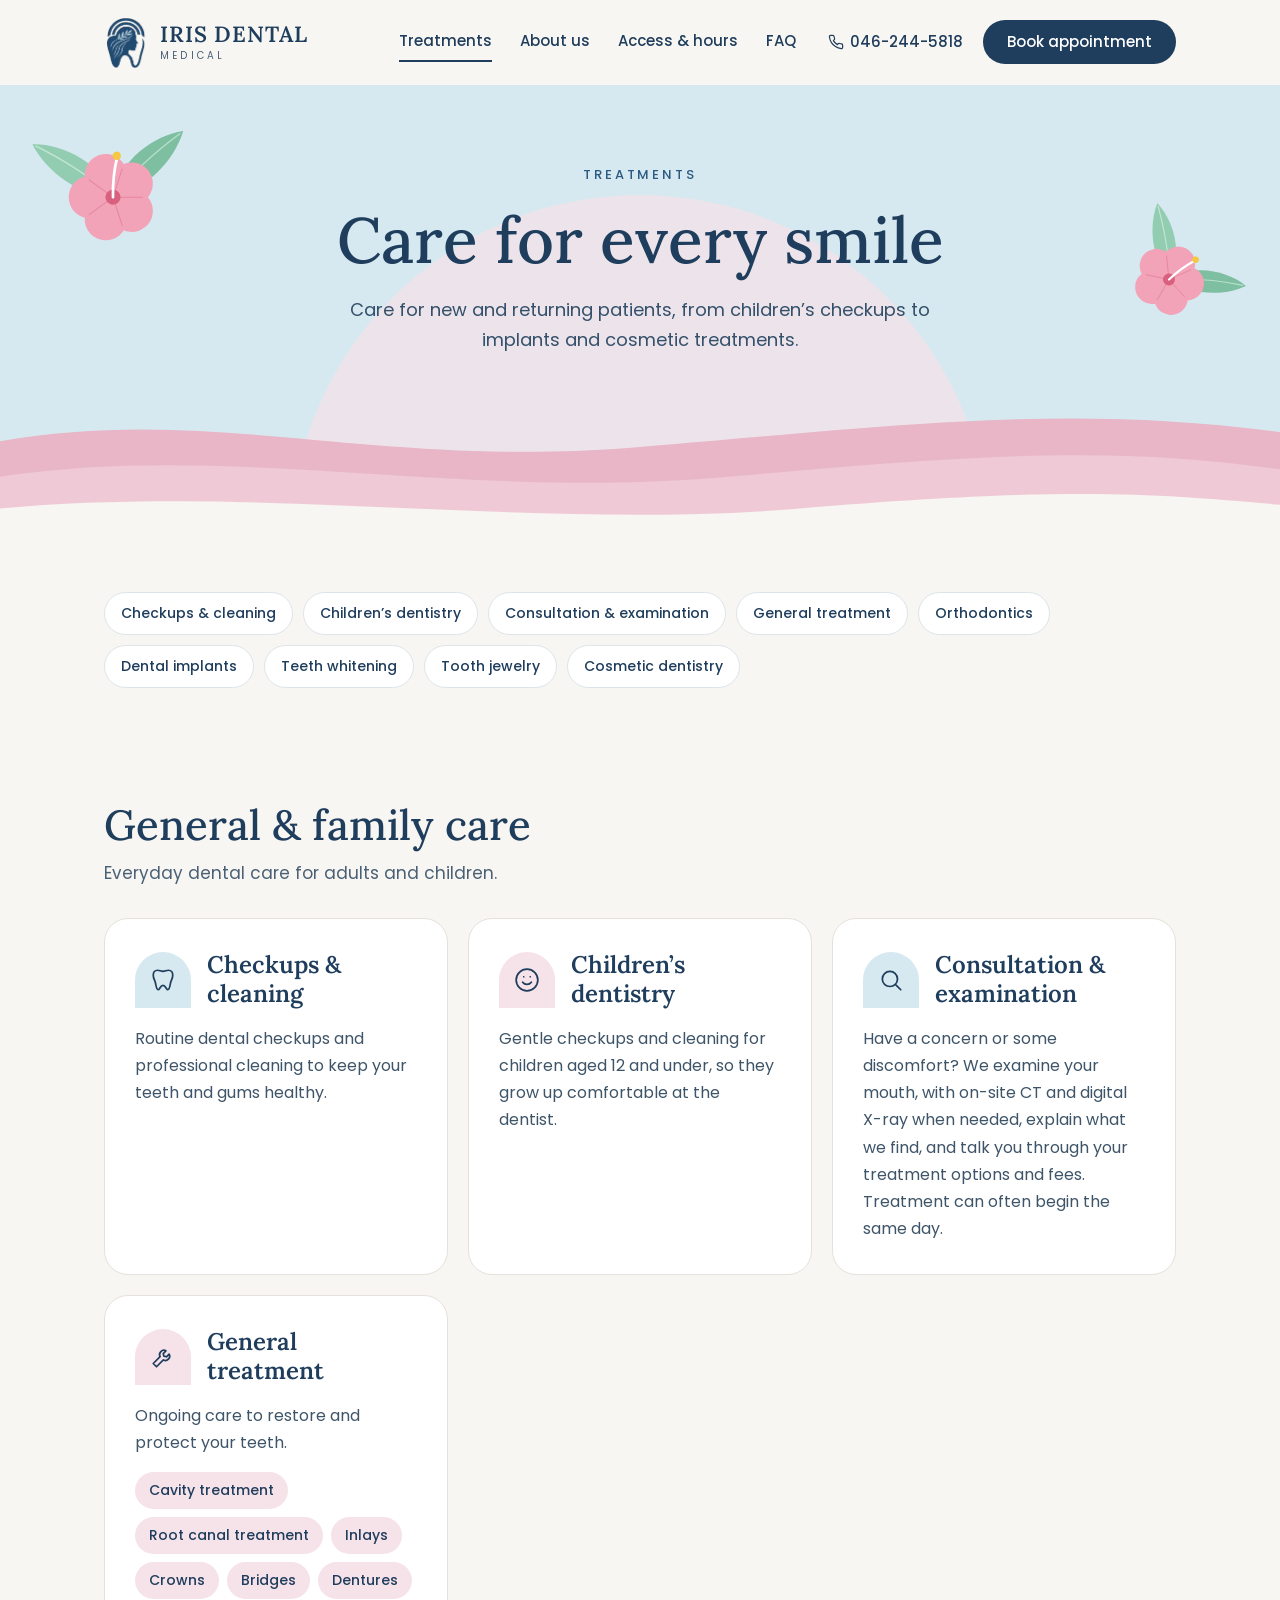
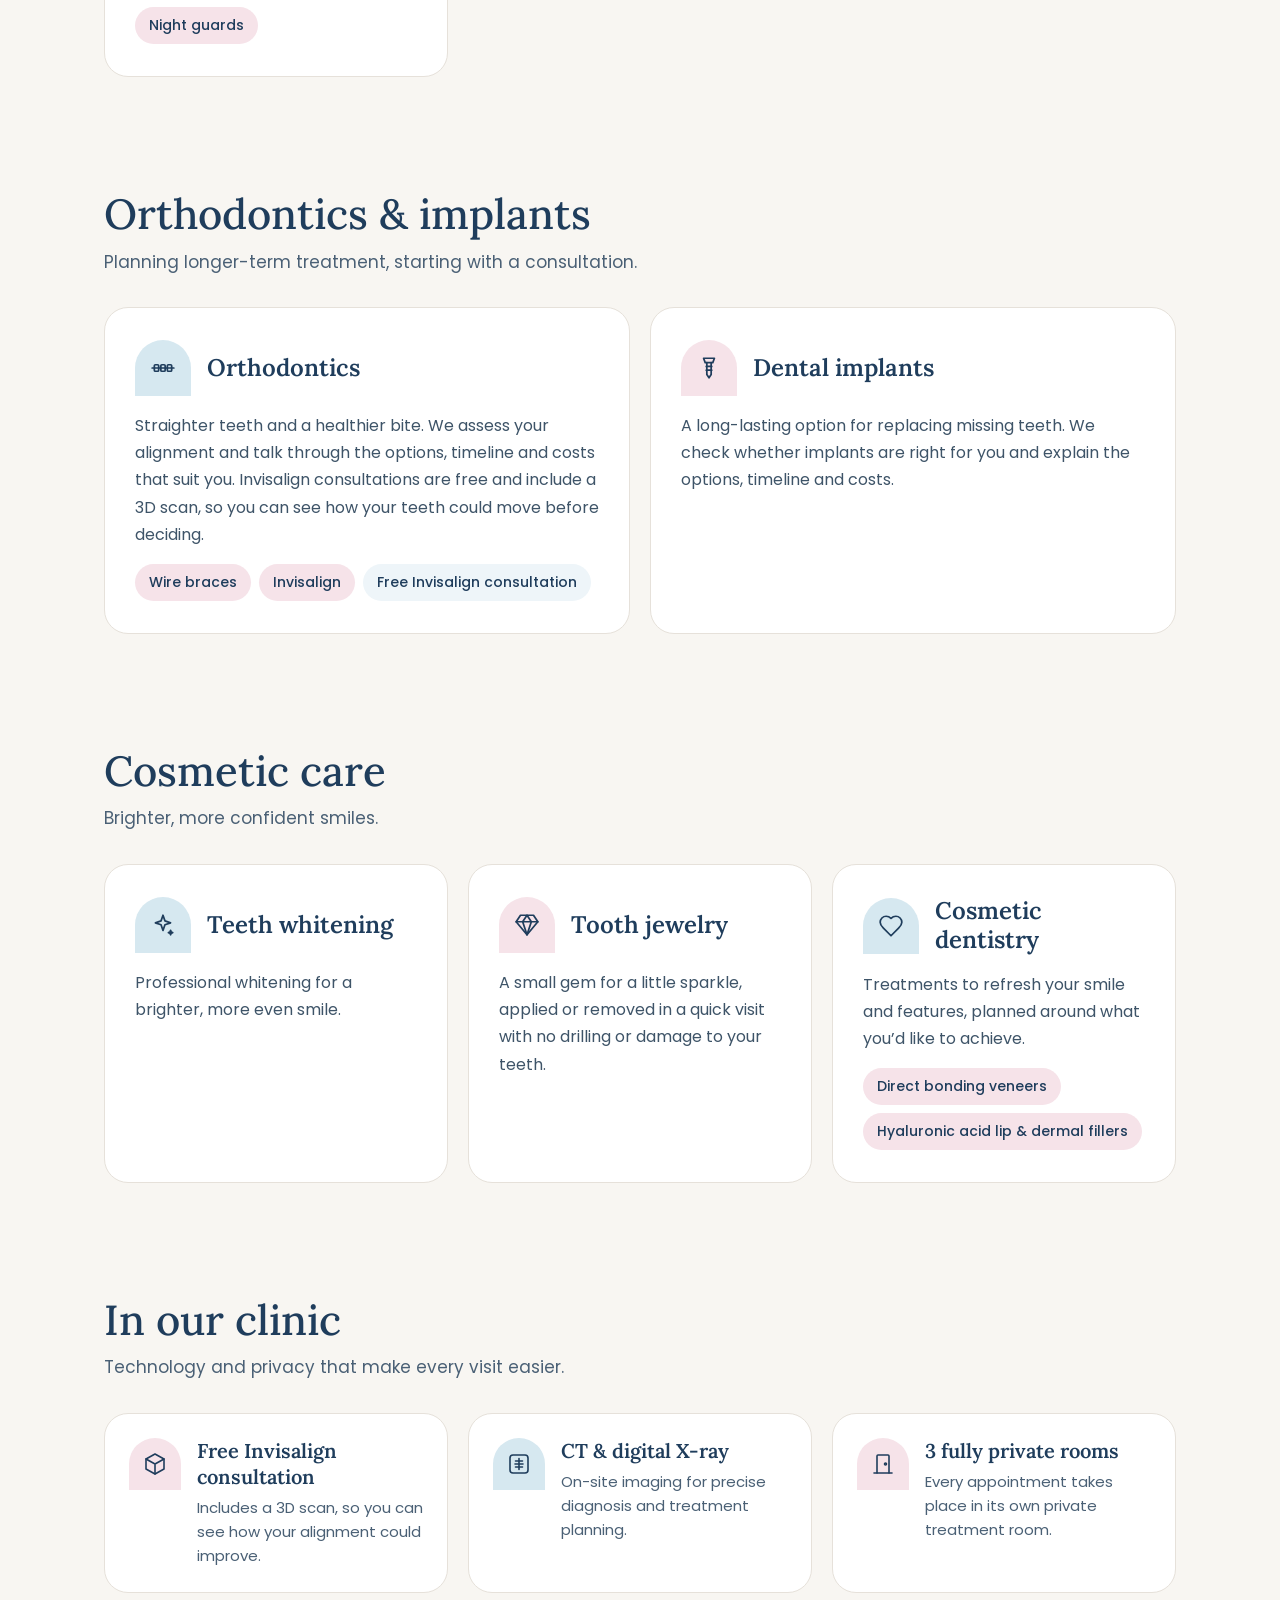
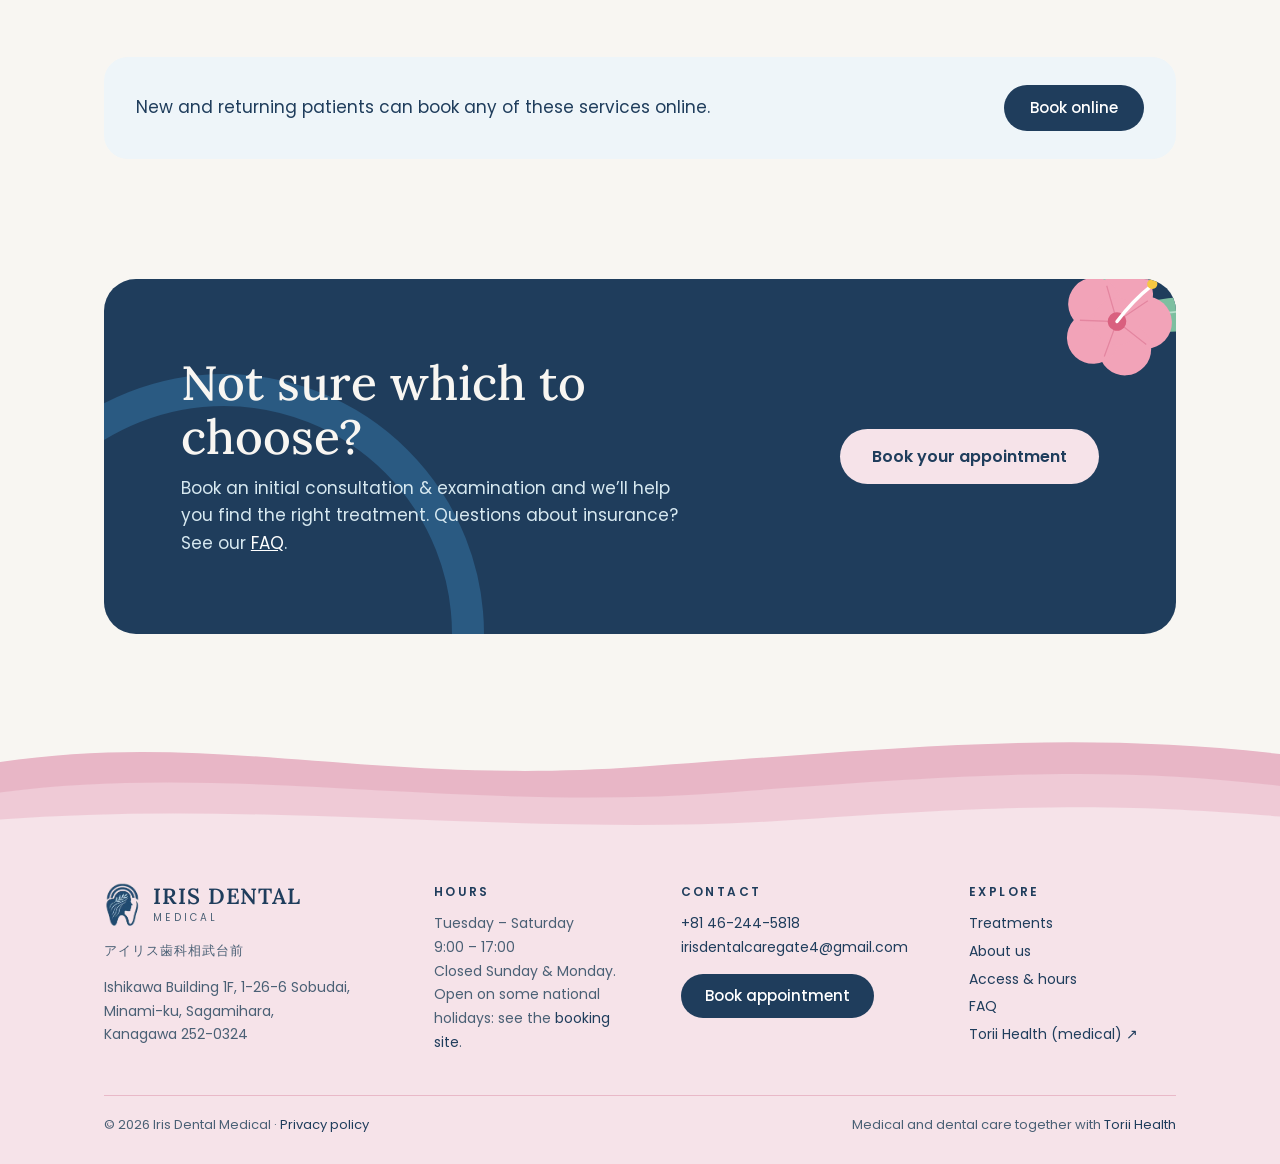
<file: treatments.html>
<!DOCTYPE html>
<html lang="en">
<head>
  <meta charset="UTF-8">
  <meta name="viewport" content="width=device-width, initial-scale=1">
  <!-- Google Tag Manager -->
  <script>(function(w,d,s,l,i){w[l]=w[l]||[];w[l].push({'gtm.start':
  new Date().getTime(),event:'gtm.js'});var f=d.getElementsByTagName(s)[0],
  j=d.createElement(s),dl=l!='dataLayer'?'&l='+l:'';j.async=true;j.src=
  'https://www.googletagmanager.com/gtm.js?id='+i+dl;f.parentNode.insertBefore(j,f);
  })(window,document,'script','dataLayer','GTM-TZVKB3WL');</script>
  <!-- End Google Tag Manager -->
  <title>Treatments | Iris Dental Medical, Sagamihara</title>
  <meta name="description" content="Checkups, kids’ dentistry, root canals, crowns, Invisalign (free consultation), implants, whitening and tooth jewelry, all in English near Camp Zama.">
  <meta name="theme-color" content="#F8F6F2">
  <meta property="og:type" content="website">
  <meta property="og:site_name" content="Iris Dental Medical">
  <meta property="og:title" content="Treatments | Iris Dental Medical, Sagamihara">
  <meta property="og:description" content="Checkups, kids’ dentistry, root canals, crowns, Invisalign (free consultation), implants, whitening and tooth jewelry, all in English near Camp Zama.">
  <meta property="og:locale" content="en_US">
  <meta property="og:url" content="https://iris-dental-medical.com/treatments.html">
  <meta property="og:image" content="https://iris-dental-medical.com/images/og-image.jpg">
  <meta property="og:image:width" content="1200">
  <meta property="og:image:height" content="630">
  <meta name="twitter:card" content="summary_large_image">
  <link rel="canonical" href="https://iris-dental-medical.com/treatments.html">
  <link rel="icon" type="image/png" href="images/favicon.png">
  <link rel="apple-touch-icon" href="images/apple-touch-icon.png">
  <link rel="preconnect" href="https://fonts.googleapis.com">
  <link rel="preconnect" href="https://fonts.gstatic.com" crossorigin>
  <link rel="stylesheet" href="https://fonts.googleapis.com/css2?family=Lora:ital,wght@0,500;0,600;1,500&amp;family=Poppins:wght@400;500;600&amp;display=swap">
  <link rel="stylesheet" href="css/site.css">
  <script>document.documentElement.classList.add('js');</script>
  <script src="js/site.js" defer></script>

</head>
<body>
<!-- Google Tag Manager (noscript) -->
<noscript><iframe src="https://www.googletagmanager.com/ns.html?id=GTM-TZVKB3WL" height="0" width="0" style="display:none;visibility:hidden"></iframe></noscript>
<!-- End Google Tag Manager (noscript) -->
<a class="skip-link" href="#main">Skip to content</a>
<svg width="0" height="0" style="position:absolute" aria-hidden="true" focusable="false"><defs><g id="iris-flower"><path d="M0 0C30-45 95-55 135-42C104-8 46 12 0 0Z" fill="#7DBFA0" transform="rotate(-8)"/><path d="M4-2C46-22 92-34 130-41" stroke="#B9E0CC" stroke-width="2" fill="none" transform="rotate(-8)"/><path d="M0 0C-30-45-95-55-135-42C-104-8-46 12 0 0Z" fill="#92CDB2" transform="rotate(34)"/><path d="M-4-2C-46-22-92-34-130-41" stroke="#C4E6D4" stroke-width="2" fill="none" transform="rotate(34)"/><circle cx="0" cy="-34" r="31" fill="#F2A3B8"/><circle cx="32.3" cy="-10.5" r="31" fill="#F2A3B8"/><circle cx="20" cy="27.5" r="31" fill="#F2A3B8"/><circle cx="-20" cy="27.5" r="31" fill="#F2A3B8"/><circle cx="-32.3" cy="-10.5" r="31" fill="#F2A3B8"/><circle r="28" fill="#F2A3B8"/><path d="M0 0L25.9-35.6M0 0L41.8 13.6M0 0L0 44M0 0L-41.8 13.6M0 0L-25.9-35.6" stroke="#E486A0" stroke-width="1.5"/><circle r="11" fill="#D9607F"/><path d="M0 0C6-20 14-38 24-54" stroke="#FFFFFF" stroke-width="4" stroke-linecap="round" fill="none"/><circle cx="24" cy="-56" r="6" fill="#F5C842"/></g></defs></svg>
<header class="site-header">
  <div class="container header-inner">
    <a class="brand" href="index.html" aria-label="Iris Dental Medical, home">
      <img src="images/logo-mark.png" alt="" width="44" height="52">
      <span class="brand-text"><span class="brand-name">IRIS DENTAL</span><span class="brand-sub">MEDICAL</span></span>
    </a>
    <nav class="main-nav" id="main-nav" aria-label="Main">
      <a class="nav-extra" href="index.html">Home</a>
      <a href="treatments.html" aria-current="page">Treatments</a>
      <a href="about.html">About us</a>
      <a href="access.html">Access &amp; hours</a>
      <a href="faq.html">FAQ</a>
      <a class="nav-extra" href="tel:+81462445818">Call 046-244-5818</a>
      <a class="nav-extra" href="https://www.toriihealth.org" target="_blank" rel="noopener">Medical care: Torii Health ↗</a>
    </nav>
    <div class="header-actions">
      <a class="header-phone" href="tel:+81462445818" data-cta="header"><svg width="16" height="16" viewBox="0 0 24 24" fill="none" stroke="currentColor" stroke-width="1.8" stroke-linecap="round" stroke-linejoin="round" aria-hidden="true"><path d="M22 16.92v3a2 2 0 0 1-2.18 2 19.79 19.79 0 0 1-8.63-3.07 19.5 19.5 0 0 1-6-6 19.79 19.79 0 0 1-3.07-8.67A2 2 0 0 1 4.11 2h3a2 2 0 0 1 2 1.72c.13.96.36 1.9.7 2.81a2 2 0 0 1-.45 2.11L8.09 9.91a16 16 0 0 0 6 6l1.27-1.27a2 2 0 0 1 2.11-.45c.91.34 1.85.57 2.81.7A2 2 0 0 1 22 16.92z"/></svg>046-244-5818</a>
      <a class="btn btn-primary btn-sm" href="https://irisdental.intakeq.com/booking" data-cta="header">Book appointment</a>
      <button class="menu-toggle" type="button" aria-expanded="false" aria-controls="main-nav"><span class="bars" aria-hidden="true"></span>Menu</button>
    </div>
  </div>
</header>

<main id="main">
<section class="page-hero" id="top">
  <div class="deco blob" aria-hidden="true"></div>
  <svg class="deco flower flower-hl" viewBox="-110 -100 220 200" aria-hidden="true" focusable="false"><use href="#iris-flower" transform="rotate(-18)"/></svg>
  <svg class="deco flower flower-hr" viewBox="-110 -100 220 200" aria-hidden="true" focusable="false"><use href="#iris-flower" transform="rotate(30)"/></svg>
  <p class="eyebrow">Treatments</p>
  <h1>Care for every smile</h1>
  <p class="lead">Care for new and returning patients, from children’s checkups to implants and cosmetic treatments.</p>
  <svg class="deco wave" viewBox="0 0 1440 150" preserveAspectRatio="none" aria-hidden="true" focusable="false"><path d="M0 40C240 0 420 70 720 46S1200 0 1440 30V150H0Z" fill="#E8B6C6"/><path d="M0 78C260 40 520 104 820 78S1260 46 1440 70V150H0Z" fill="#EFCAD6"/><path d="M0 112C300 86 600 136 900 112S1300 96 1440 108V150H0Z" fill="#F8F6F2"/></svg>
</section>

<div class="container">
  <nav class="chip-nav" aria-label="Treatment list">
    <a href="#checkup">Checkups &amp; cleaning</a>
    <a href="#children">Children’s dentistry</a>
    <a href="#consultation">Consultation &amp; examination</a>
    <a href="#general-treatment">General treatment</a>
    <a href="#orthodontics">Orthodontics</a>
    <a href="#implants">Dental implants</a>
    <a href="#whitening">Teeth whitening</a>
    <a href="#tooth-jewelry">Tooth jewelry</a>
    <a href="#cosmetic-dentistry">Cosmetic dentistry</a>
  </nav>
</div>

<section class="container section stack-32" id="general" aria-labelledby="general-h">
  <div class="group-head">
    <h2 class="h2" id="general-h">General &amp; family care</h2>
    <p>Everyday dental care for adults and children.</p>
  </div>
  <div class="a-grid">
    <article class="a-card" id="checkup">
      <div class="a-card-head"><span class="icon-arch icon-arch-lg"><svg width="26" height="26" viewBox="0 0 24 24" fill="none" stroke="currentColor" stroke-width="1.6" stroke-linecap="round" stroke-linejoin="round" aria-hidden="true"><path d="M7 3c-2.5 0-4 2-4 4.5 0 3 1.5 4.5 2 7 .5 3 1 6.5 2.5 6.5S9.5 17 12 17s3 4 4.5 4 2-3.5 2.5-6.5c.5-2.5 2-4 2-7C21 5 19.5 3 17 3c-2 0-3 1-5 1S9 3 7 3Z"/></svg></span><h3>Checkups &amp; cleaning</h3></div>
      <p>Routine dental checkups and professional cleaning to keep your teeth and gums healthy.</p>
    </article>
    <article class="a-card" id="children">
      <div class="a-card-head"><span class="icon-arch icon-arch-lg is-pink"><svg width="26" height="26" viewBox="0 0 24 24" fill="none" stroke="currentColor" stroke-width="1.6" stroke-linecap="round" stroke-linejoin="round" aria-hidden="true"><circle cx="12" cy="12" r="10"/><path d="M8 14s1.5 2 4 2 4-2 4-2M9 9h.01M15 9h.01"/></svg></span><h3>Children’s dentistry</h3></div>
      <p>Gentle checkups and cleaning for children aged 12 and under, so they grow up comfortable at the dentist.</p>
    </article>
    <article class="a-card" id="consultation">
      <div class="a-card-head"><span class="icon-arch icon-arch-lg"><svg width="26" height="26" viewBox="0 0 24 24" fill="none" stroke="currentColor" stroke-width="1.6" stroke-linecap="round" stroke-linejoin="round" aria-hidden="true"><circle cx="11" cy="11" r="7"/><path d="m21 21-4.3-4.3"/></svg></span><h3>Consultation &amp; examination</h3></div>
      <p>Have a concern or some discomfort? We examine your mouth, with on-site CT and digital X-ray when needed, explain what we find, and talk you through your treatment options and fees. Treatment can often begin the same day.</p>
    </article>
    <article class="a-card" id="general-treatment">
      <div class="a-card-head"><span class="icon-arch icon-arch-lg is-pink"><svg width="26" height="26" viewBox="0 0 24 24" fill="none" stroke="currentColor" stroke-width="1.6" stroke-linecap="round" stroke-linejoin="round" aria-hidden="true"><path d="M14.7 6.3a4 4 0 0 0-5.4 5.4L3 18l3 3 6.3-6.3a4 4 0 0 0 5.4-5.4l-2.5 2.5-2.4-.6-.6-2.4Z"/></svg></span><h3>General treatment</h3></div>
      <p>Ongoing care to restore and protect your teeth.</p>
      <ul class="chips">
        <li class="chip is-pink">Cavity treatment</li>
        <li class="chip is-pink">Root canal treatment</li>
        <li class="chip is-pink">Inlays</li>
        <li class="chip is-pink">Crowns</li>
        <li class="chip is-pink">Bridges</li>
        <li class="chip is-pink">Dentures</li>
        <li class="chip is-pink">Night guards</li>
      </ul>
    </article>
  </div>
</section>

<section class="container section stack-32" id="specialist" aria-labelledby="specialist-h">
  <div class="group-head">
    <h2 class="h2" id="specialist-h">Orthodontics &amp; implants</h2>
    <p>Planning longer-term treatment, starting with a consultation.</p>
  </div>
  <div class="a-grid">
    <article class="a-card" id="orthodontics">
      <div class="a-card-head"><span class="icon-arch icon-arch-lg"><svg width="26" height="26" viewBox="0 0 24 24" fill="none" stroke="currentColor" stroke-width="1.6" stroke-linecap="round" stroke-linejoin="round" aria-hidden="true"><path d="M2 12h20"/><rect x="4" y="9" width="4" height="6" rx="1"/><rect x="10" y="9" width="4" height="6" rx="1"/><rect x="16" y="9" width="4" height="6" rx="1"/></svg></span><h3>Orthodontics</h3></div>
      <p>Straighter teeth and a healthier bite. We assess your alignment and talk through the options, timeline and costs that suit you. Invisalign consultations are free and include a 3D scan, so you can see how your teeth could move before deciding.</p>
      <ul class="chips">
        <li class="chip is-pink">Wire braces</li>
        <li class="chip is-pink">Invisalign</li>
        <li class="chip">Free Invisalign consultation</li>
      </ul>
    </article>
    <article class="a-card" id="implants">
      <div class="a-card-head"><span class="icon-arch icon-arch-lg is-pink"><svg width="26" height="26" viewBox="0 0 24 24" fill="none" stroke="currentColor" stroke-width="1.6" stroke-linecap="round" stroke-linejoin="round" aria-hidden="true"><path d="M7 3h10l-1.5 4h-7Z"/><path d="M10 7v11l2 3 2-3V7"/><path d="M9.5 10.5h5M9.5 14h5"/></svg></span><h3>Dental implants</h3></div>
      <p>A long-lasting option for replacing missing teeth. We check whether implants are right for you and explain the options, timeline and costs.</p>
    </article>
  </div>
</section>

<section class="container section stack-32" id="cosmetic" aria-labelledby="cosmetic-h">
  <div class="group-head">
    <h2 class="h2" id="cosmetic-h">Cosmetic care</h2>
    <p>Brighter, more confident smiles.</p>
  </div>
  <div class="a-grid">
    <article class="a-card" id="whitening">
      <div class="a-card-head"><span class="icon-arch icon-arch-lg"><svg width="26" height="26" viewBox="0 0 24 24" fill="none" stroke="currentColor" stroke-width="1.6" stroke-linecap="round" stroke-linejoin="round" aria-hidden="true"><path d="M12 3l1.8 5.2L19 10l-5.2 1.8L12 17l-1.8-5.2L5 10l5.2-1.8Z"/><path d="M19 17l.6 1.6L21 19l-1.4.6L19 21l-.6-1.4L17 19l1.4-.4Z"/></svg></span><h3>Teeth whitening</h3></div>
      <p>Professional whitening for a brighter, more even smile.</p>
    </article>
    <article class="a-card" id="tooth-jewelry">
      <div class="a-card-head"><span class="icon-arch icon-arch-lg is-pink"><svg width="26" height="26" viewBox="0 0 24 24" fill="none" stroke="currentColor" stroke-width="1.6" stroke-linecap="round" stroke-linejoin="round" aria-hidden="true"><path d="M6 3h12l4 6-10 12L2 9Z"/><path d="M2 9h20M12 21 8 9l4-6 4 6-4 12"/></svg></span><h3>Tooth jewelry</h3></div>
      <p>A small gem for a little sparkle, applied or removed in a quick visit with no drilling or damage to your teeth.</p>
    </article>
    <article class="a-card" id="cosmetic-dentistry">
      <div class="a-card-head"><span class="icon-arch icon-arch-lg"><svg width="26" height="26" viewBox="0 0 24 24" fill="none" stroke="currentColor" stroke-width="1.6" stroke-linecap="round" stroke-linejoin="round" aria-hidden="true"><path d="M19 14c1.5-1.5 3-3.2 3-5.5A5.5 5.5 0 0 0 16.5 3c-1.8 0-3 .5-4.5 2-1.5-1.5-2.7-2-4.5-2A5.5 5.5 0 0 0 2 8.5c0 2.3 1.5 4 3 5.5l7 7Z"/></svg></span><h3>Cosmetic dentistry</h3></div>
      <p>Treatments to refresh your smile and features, planned around what you’d like to achieve.</p>
      <ul class="chips">
        <li class="chip is-pink">Direct bonding veneers</li>
        <li class="chip is-pink">Hyaluronic acid lip &amp; dermal fillers</li>
      </ul>
    </article>
  </div>
</section>

<section class="container section stack-32" id="clinic" aria-labelledby="clinic-h">
  <div class="group-head">
    <h2 class="h2" id="clinic-h">In our clinic</h2>
    <p>Technology and privacy that make every visit easier.</p>
  </div>
  <ul class="facts">
    <li class="fact"><span class="icon-arch is-pink"><svg width="24" height="24" viewBox="0 0 24 24" fill="none" stroke="currentColor" stroke-width="1.6" stroke-linecap="round" stroke-linejoin="round" aria-hidden="true"><path d="M12 2 3 7v10l9 5 9-5V7Z"/><path d="m3 7 9 5 9-5M12 12v10"/></svg></span><div><h3>Free Invisalign consultation</h3><p>Includes a 3D scan, so you can see how your alignment could improve.</p></div></li>
    <li class="fact"><span class="icon-arch"><svg width="24" height="24" viewBox="0 0 24 24" fill="none" stroke="currentColor" stroke-width="1.6" stroke-linecap="round" stroke-linejoin="round" aria-hidden="true"><rect x="3" y="3" width="18" height="18" rx="3"/><path d="M12 6.5v11M8.5 9h7M8 12h8M8.5 15h7"/></svg></span><div><h3>CT &amp; digital X-ray</h3><p>On-site imaging for precise diagnosis and treatment planning.</p></div></li>
    <li class="fact"><span class="icon-arch is-pink"><svg width="24" height="24" viewBox="0 0 24 24" fill="none" stroke="currentColor" stroke-width="1.6" stroke-linecap="round" stroke-linejoin="round" aria-hidden="true"><path d="M6 21V4a1 1 0 0 1 1-1h10a1 1 0 0 1 1 1v17"/><path d="M3 21h18"/><circle cx="14.5" cy="12" r="1"/></svg></span><div><h3>3 fully private rooms</h3><p>Every appointment takes place in its own private treatment room.</p></div></li>
  </ul>
</section>

<section class="container" style="padding-top: 64px">
  <div class="book-strip">
    <p>New and returning patients can book any of these services online.</p>
    <a class="btn btn-primary" href="https://irisdental.intakeq.com/booking" data-cta="treatments-strip">Book online</a>
  </div>
</section>

<section class="container cta-wrap">
  <div class="cta-panel">
    <div class="deco cta-ring-1" aria-hidden="true"></div>
    <svg class="deco flower " viewBox="-110 -100 220 200" aria-hidden="true" focusable="false"><use href="#iris-flower" transform="rotate(20)"/></svg>
    <div class="cta-copy">
      <h2>Not sure which to choose?</h2>
      <p>Book an initial consultation &amp; examination and we’ll help you find the right treatment. Questions about insurance? See our <a href="faq.html">FAQ</a>.</p>
    </div>
    <a class="btn btn-pink" href="https://irisdental.intakeq.com/booking" data-cta="treatments-cta">Book your appointment</a>
  </div>
</section>
</main>

<svg class="wave-footer" viewBox="0 0 1440 150" preserveAspectRatio="none" aria-hidden="true" focusable="false"><path d="M0 40C240 0 420 70 720 46S1200 0 1440 30V150H0Z" fill="#E8B6C6"/><path d="M0 78C260 40 520 104 820 78S1260 46 1440 70V150H0Z" fill="#EFCAD6"/><path d="M0 112C300 86 600 136 900 112S1300 96 1440 108V150H0Z" fill="#F6E3E9"/></svg>
<footer class="site-footer">
  <div class="container footer-grid">
    <div class="footer-brand">
      <a class="brand" href="index.html" aria-label="Iris Dental Medical, home">
        <img src="images/logo-mark.png" alt="" width="37" height="44" loading="lazy">
        <span class="brand-text"><span class="brand-name">IRIS DENTAL</span><span class="brand-sub">MEDICAL</span></span>
      </a>
      <p class="footer-jp" lang="ja">アイリス歯科相武台前</p>
      <address>Ishikawa Building 1F, 1-26-6 Sobudai,<br>Minami-ku, Sagamihara,<br>Kanagawa 252-0324</address>
    </div>
    <div class="footer-col">
      <h2 class="footer-h">Hours</h2>
      <p>Tuesday – Saturday<br>9:00 – 17:00</p>
      <p>Closed Sunday &amp; Monday. Open on some national holidays: see the <a href="https://irisdental.intakeq.com/booking" data-cta="footer-hours">booking site</a>.</p>
    </div>
    <div class="footer-col">
      <h2 class="footer-h">Contact</h2>
      <p><a href="tel:+81462445818" data-cta="footer">+81 46-244-5818</a><br><a href="mailto:irisdentalcaregate4@gmail.com">irisdentalcaregate4@gmail.com</a></p>
      <a class="btn btn-primary btn-sm" href="https://irisdental.intakeq.com/booking" data-cta="footer">Book appointment</a>
    </div>
    <nav class="footer-col" aria-label="Footer">
      <h2 class="footer-h">Explore</h2>
      <ul class="footer-links">
        <li><a href="treatments.html">Treatments</a></li>
        <li><a href="about.html">About us</a></li>
        <li><a href="access.html">Access &amp; hours</a></li>
        <li><a href="faq.html">FAQ</a></li>
        <li><a href="https://www.toriihealth.org" target="_blank" rel="noopener">Torii Health (medical) ↗</a></li>
      </ul>
    </nav>
  </div>
  <div class="container">
    <div class="footer-bottom">
      <span>© 2026 Iris Dental Medical · <a href="privacy.html">Privacy policy</a></span>
      <span>Medical and dental care together with <a href="https://www.toriihealth.org" target="_blank" rel="noopener">Torii Health</a></span>
    </div>
  </div>
</footer>
<div class="mobile-cta">
  <a class="btn btn-light" href="faq.html"><svg width="16" height="16" viewBox="0 0 24 24" fill="none" stroke="currentColor" stroke-width="1.8" stroke-linecap="round" stroke-linejoin="round" aria-hidden="true"><circle cx="12" cy="12" r="10"/><path d="M9.1 9a3 3 0 0 1 5.8 1c0 2-3 3-3 3"/><path d="M12 17h.01"/></svg>FAQ</a>
  <a class="btn btn-primary" href="https://irisdental.intakeq.com/booking" data-cta="mobile-bar">Book online</a>
</div>
</body>
</html>
</file>
<file: css/site.css>
/* ==========================================================================
   Iris Dental Medical — shared styles
   Design: "Style A · Feels like home (warm, photo-led)"
   Every page links this one file, so a colour or spacing change here
   updates the whole site.
   ========================================================================== */

:root {
  /* Colours (taken from the design files) */
  --navy: #1F3D5C;        /* main text, primary buttons */
  --blue: #2A5A82;        /* eyebrows, accents, hover */
  --ink: #3E5468;         /* body copy */
  --ink-2: #34506B;       /* hero copy on blue */
  --muted: #4A6075;       /* secondary copy */
  --faint: #6B7C8C;       /* "closed", meta */
  --cream: #F8F6F2;       /* page background */
  --sky-50: #EEF5F9;
  --sky-100: #D6E8F0;
  --sky-200: #C9DDE8;
  --sky-300: #A9D0E3;
  --pink-50: #F6E3E9;
  --pink-200: #E9B9C8;
  --line: #E6E1DA;        /* card borders */
  --line-2: #E0DAD2;      /* table rules */
  --chip-line: #DCE4EA;
  --map-bg: #E4EEF3;

  --serif: Lora, Georgia, 'Times New Roman', serif;
  --sans: Poppins, 'Helvetica Neue', Arial, sans-serif;

  --gutter: clamp(20px, 5vw, 64px);
  --header-h: 84px;
}

/* ---------- Base ---------- */
*, *::before, *::after { box-sizing: border-box; }
html { scroll-behavior: smooth; -webkit-text-size-adjust: 100%; }
@media (prefers-reduced-motion: reduce) { html { scroll-behavior: auto; } *, *::before, *::after { transition: none !important; } }
body {
  margin: 0;
  font-family: var(--sans);
  font-size: 16px;
  line-height: 1.5;
  color: var(--navy);
  background: var(--cream);
  -webkit-font-smoothing: antialiased;
}
img, svg { max-width: 100%; }
img { height: auto; display: block; }
a { color: var(--navy); }
a:hover { color: var(--blue); }
h1, h2, h3, h4, p, ul, ol, figure, blockquote, address { margin: 0; }
ul, ol { padding: 0; list-style: none; }
address { font-style: normal; }
:focus-visible { outline: 3px solid var(--blue); outline-offset: 3px; border-radius: 4px; }
[id] { scroll-margin-top: calc(var(--header-h) + 16px); }

main { display: block; overflow-x: clip; }
.container { max-width: 1200px; margin: 0 auto; padding-left: var(--gutter); padding-right: var(--gutter); }
.visually-hidden { position: absolute !important; width: 1px; height: 1px; overflow: hidden; clip: rect(0 0 0 0); white-space: nowrap; }
.skip-link { position: absolute; left: 16px; top: -60px; z-index: 300; background: #fff; padding: 10px 16px; border-radius: 8px; font-weight: 500; }
.skip-link:focus { top: 12px; }

/* ---------- Type ---------- */
.eyebrow { font-size: 13px; letter-spacing: 0.22em; font-weight: 500; color: var(--blue); text-transform: uppercase; }
.h2 { font-family: var(--serif); font-weight: 500; font-size: clamp(30px, 3.4vw, 42px); line-height: 1.2; }
.h2-lg { font-family: var(--serif); font-weight: 500; font-size: clamp(32px, 3.6vw, 44px); line-height: 1.15; }
.lead { font-size: 18px; line-height: 1.65; color: var(--ink); }
.prose-lg { font-size: 17px; line-height: 1.75; color: var(--ink); }
.text-link { font-weight: 500; font-size: 15px; padding: 10px 0; text-decoration: none; display: inline-flex; align-items: center; gap: 6px; }
.text-link:hover { text-decoration: underline; text-underline-offset: 4px; }

/* ---------- Buttons ---------- */
.btn {
  display: inline-flex; align-items: center; justify-content: center; gap: 8px;
  text-decoration: none; border-radius: 999px; font-family: inherit; font-weight: 500;
  font-size: 16px; line-height: 1.2; padding: 16px 30px; border: 0; cursor: pointer;
  transition: background-color .15s ease, color .15s ease, transform .15s ease;
}
.btn:hover { transform: translateY(-1px); }
.btn-primary { background: var(--navy); color: #fff; }
.btn-primary:hover { background: var(--blue); color: #fff; }
.btn-light { background: #fff; color: var(--navy); }
.btn-light:hover { background: var(--sky-50); color: var(--navy); }
.btn-pink { background: var(--pink-50); color: var(--navy); font-weight: 600; padding: 18px 32px; }
.btn-pink:hover { background: #fff; color: var(--navy); }
.btn-outline { background: transparent; color: var(--navy); border: 1.5px solid var(--navy); padding: 12px 22px; }
.btn-outline:hover { background: var(--navy); color: #fff; }
.btn-sm { padding: 13px 24px; font-size: 15px; }

/* ---------- Header ---------- */
.site-header {
  position: sticky; top: 0; z-index: 100;
  background: rgba(248, 246, 242, 0.96);
  -webkit-backdrop-filter: saturate(140%) blur(8px); backdrop-filter: saturate(140%) blur(8px);
  border-bottom: 1px solid transparent; transition: border-color .2s ease;
}
.site-header.is-scrolled { border-bottom-color: var(--line); }
.header-inner { display: flex; align-items: center; gap: 16px 32px; padding-top: 16px; padding-bottom: 16px; min-height: var(--header-h); }
.brand { display: flex; gap: 12px; align-items: center; text-decoration: none; color: var(--navy); flex: none; }
.brand img { height: 52px; width: auto; }
.brand-text { display: flex; flex-direction: column; line-height: 1; }
.brand-name { font-family: var(--serif); font-weight: 600; font-size: 22px; letter-spacing: 0.04em; }
.brand-sub { font-size: 10px; letter-spacing: 0.32em; color: var(--muted); margin-top: 6px; }
.main-nav { display: flex; flex-wrap: wrap; gap: 4px 28px; align-items: center; font-size: 15px; font-weight: 500; margin-left: auto; }
.main-nav a { text-decoration: none; padding: 8px 0; border-bottom: 2px solid transparent; }
.main-nav a:hover { border-bottom-color: var(--sky-300); }
.main-nav a[aria-current="page"] { border-bottom-color: var(--navy); }
.main-nav .nav-extra { display: none; }
.header-actions { display: flex; align-items: center; gap: 20px; }
.header-phone { display: inline-flex; align-items: center; gap: 6px; text-decoration: none; font-weight: 500; font-size: 15px; padding: 10px 0; white-space: nowrap; }
.menu-toggle { display: none; align-items: center; gap: 8px; background: transparent; border: 1.5px solid var(--navy); color: var(--navy); border-radius: 999px; padding: 10px 16px; font: 500 14px/1 var(--sans); cursor: pointer; }
.menu-toggle .bars, .menu-toggle .bars::before, .menu-toggle .bars::after { display: block; width: 16px; height: 1.5px; background: currentColor; border-radius: 2px; position: relative; transition: transform .2s ease; }
.menu-toggle .bars::before, .menu-toggle .bars::after { content: ""; position: absolute; left: 0; }
.menu-toggle .bars::before { top: -5px; }
.menu-toggle .bars::after { top: 5px; }
.nav-open .menu-toggle .bars { background: transparent; }
.nav-open .menu-toggle .bars::before { transform: translateY(5px) rotate(45deg); }
.nav-open .menu-toggle .bars::after { transform: translateY(-5px) rotate(-45deg); }

@media (max-width: 1140px) { .header-phone { display: none; } }
@media (max-width: 900px) {
  :root { --header-h: 72px; }
  .brand img { height: 44px; }
  .brand-name { font-size: 20px; }
  .header-inner { position: relative; flex-wrap: nowrap; }
  .header-actions { margin-left: auto; }
  .header-actions .btn { display: none; }
  .js .menu-toggle { display: inline-flex; }
  /* Without JavaScript the menu simply stays visible and wraps */
  html:not(.js) .main-nav { width: 100%; }
  html:not(.js) .header-inner { flex-wrap: wrap; }
  .js .main-nav {
    display: none; position: absolute; left: 0; right: 0; top: 100%;
    flex-direction: column; align-items: stretch; gap: 0; margin: 0;
    background: var(--cream); border-bottom: 1px solid var(--line);
    padding: 8px var(--gutter) 20px; box-shadow: 0 16px 24px rgba(31, 61, 92, 0.08);
    font-size: 17px;
  }
  .js .nav-open .main-nav { display: flex; }
  .js .main-nav a { padding: 14px 0; border-bottom: 1px solid var(--line); }
  .js .main-nav a[aria-current="page"] { border-bottom-color: var(--line); color: var(--blue); }
  .js .main-nav .nav-extra { display: block; }
}

/* ---------- Decorative pieces ---------- */
.deco { position: absolute; pointer-events: none; }
svg.flower { height: auto; overflow: visible; }
.wave { position: absolute; left: 0; right: 0; bottom: 0; display: block; width: 100%; height: 120px; }
.wave-footer { position: static; display: block; width: 100%; height: 120px; }

/* ---------- Home / About hero (radiating arcs) ---------- */
.hero {
  position: relative; overflow: hidden; background: var(--sky-50);
  padding: 72px var(--gutter) 160px;
  display: flex; flex-direction: column; align-items: center; text-align: center; gap: 28px;
}
.hero > :not(.deco) { position: relative; }
.arc { left: 50%; border-radius: 50%; border: 1.5px solid; }
.arc-1 { top: -500px; width: 1240px; height: 1240px; margin-left: -620px; border-color: #C6DCE8; }
.arc-2 { top: -360px; width: 960px; height: 960px; margin-left: -480px; border-color: #B4D2E3; }
.arc-3 { top: -220px; width: 680px; height: 680px; margin-left: -340px; border-color: var(--sky-300); }
.hero-logo { height: 112px; width: auto; }
.hero .eyebrow { letter-spacing: 0.28em; }
.hero h1 { font-family: var(--serif); font-weight: 500; font-size: clamp(44px, 6vw, 84px); line-height: 1.04; letter-spacing: -0.015em; max-width: 12em; }
.hero h1 em { font-style: italic; color: var(--blue); }
.hero-about h1 { font-size: clamp(40px, 5vw, 68px); max-width: 15em; }
.hero .lead { max-width: 32em; }
.hero-actions { display: flex; flex-wrap: wrap; gap: 12px; justify-content: center; }
.flower-hl { left: 3%; top: 40px; width: 140px; }
.flower-hr { right: 4%; top: 120px; width: 110px; }

/* ---------- Inner page hero (blue with pink circle) ---------- */
.page-hero {
  position: relative; overflow: hidden; background: var(--sky-100);
  padding: 80px var(--gutter) 190px;
  display: flex; flex-direction: column; align-items: center; text-align: center; gap: 20px;
}
.page-hero > :not(.deco) { position: relative; }
.page-hero .blob { left: 50%; top: 110px; width: 700px; height: 700px; margin-left: -350px; border-radius: 50%; background: var(--pink-50); opacity: 0.7; }
.page-hero h1 { font-family: var(--serif); font-weight: 500; font-size: clamp(40px, 5vw, 64px); line-height: 1.1; max-width: 14em; }
.page-hero .lead { color: var(--ink-2); max-width: 34em; }
.page-hero .wave { height: 140px; }
.page-hero .flower-hl { top: 44px; width: 150px; }
.page-hero .flower-hr { top: 140px; width: 120px; }

@media (max-width: 700px) {
  .hero { padding-top: 48px; padding-bottom: 140px; gap: 22px; }
  .hero-logo { height: 88px; }
  .page-hero { padding-top: 56px; padding-bottom: 160px; }
  .flower-hl, .page-hero .flower-hl { left: -18px; top: 18px; width: 86px; }
  .flower-hr, .page-hero .flower-hr { right: -14px; top: auto; bottom: 120px; width: 72px; }
}

/* ---------- Sections ---------- */
.section { padding-top: clamp(72px, 9vw, 112px); }
.section-lg { padding-top: clamp(80px, 10vw, 120px); }
.section-head { display: flex; flex-direction: column; gap: 12px; max-width: 40em; }
.section-head-row { display: flex; flex-wrap: wrap; gap: 16px 48px; align-items: flex-end; justify-content: space-between; }
.stack-40 { display: flex; flex-direction: column; gap: 40px; }
.stack-32 { display: flex; flex-direction: column; gap: 32px; }
.split { display: flex; flex-wrap: wrap; gap: 24px 80px; }
.split > :first-child { flex: 1 1 300px; min-width: 0; display: flex; flex-direction: column; gap: 16px; }
.split > :last-child { flex: 999 1 520px; min-width: 0; display: flex; flex-direction: column; gap: 18px; }

/* ---------- "Why" pillars (home) ---------- */
.pillars { display: flex; flex-wrap: wrap; gap: 32px; }
.pillar { flex: 1 1 260px; min-width: 0; display: flex; flex-direction: column; gap: 12px; padding-top: 24px; border-top: 2px solid var(--sky-300); }
.pillar:nth-child(2) { border-top-color: var(--pink-200); }
.pillar:nth-child(3) { border-top-color: var(--navy); }
.pillar h3 { font-family: var(--serif); font-size: 22px; font-weight: 600; line-height: 1.3; }
.pillar p { font-size: 15px; line-height: 1.65; color: var(--muted); }

/* ---------- Icons ---------- */
.icon-arch { width: 52px; height: 52px; flex: none; border-radius: 999px 999px 12px 12px; display: flex; align-items: center; justify-content: center; color: var(--navy); background: var(--sky-100); }
.icon-arch.is-pink { background: var(--pink-50); }
.icon-arch-lg { width: 56px; height: 56px; }
.icon-arch-sm { width: 48px; height: 48px; border-radius: 999px 999px 10px 10px; }

/* ---------- Treatment cards (home) ---------- */
.t-grid { display: grid; grid-template-columns: repeat(auto-fit, minmax(240px, 1fr)); gap: 20px; }
.t-card {
  background: #fff; border-radius: 24px; padding: 28px 26px; border: 1px solid var(--line);
  display: flex; flex-direction: column; gap: 12px; text-decoration: none; color: var(--navy);
  transition: transform .2s ease, box-shadow .2s ease, border-color .2s ease;
}
.t-card:hover { color: var(--navy); transform: translateY(-3px); border-color: #D8D0C5; box-shadow: 0 14px 30px rgba(31, 61, 92, 0.08); }
.t-title { font-family: var(--serif); font-size: 21px; font-weight: 600; line-height: 1.25; }
.tag { align-self: flex-start; font-size: 12px; font-weight: 500; letter-spacing: 0.04em; color: var(--blue); background: var(--sky-50); padding: 4px 10px; border-radius: 999px; }
.t-desc { font-size: 15px; line-height: 1.6; color: var(--muted); }

/* ---------- Team panel (home) ---------- */
.team-panel { background: var(--pink-50); border-radius: 32px; overflow: hidden; display: flex; flex-wrap: wrap; position: relative; }
.team-ring-1 { right: -160px; top: -160px; width: 420px; height: 420px; border-radius: 50%; border: 28px solid var(--sky-300); opacity: 0.55; }
.team-ring-2 { right: -80px; top: -80px; width: 260px; height: 260px; border-radius: 50%; border: 28px solid var(--sky-200); opacity: 0.7; }
.team-photo { flex: 0 1 400px; min-width: 0; padding: clamp(28px, 4vw, 56px) clamp(28px, 4vw, 56px) 0; display: flex; align-items: flex-end; justify-content: center; position: relative; }
.arch-photo { width: 100%; max-width: 320px; border-radius: 999px 999px 24px 24px; overflow: hidden; background: var(--sky-100); aspect-ratio: 500 / 548; }
.arch-photo img { width: 100%; height: 100%; object-fit: cover; }
.team-photo .flower { left: 8px; bottom: 24px; width: 110px; }
.team-text { flex: 1 1 420px; min-width: 0; padding: clamp(32px, 4vw, 64px); display: flex; flex-direction: column; gap: 20px; justify-content: center; position: relative; }
.team-text .h2 { font-size: clamp(30px, 3.2vw, 40px); }
.person-name { font-family: var(--serif); font-size: 22px; font-weight: 600; }
.person-role { font-size: 14px; font-weight: 500; letter-spacing: 0.04em; color: var(--blue); margin-top: 2px; }
.team-text .bio { font-size: 16px; line-height: 1.7; color: var(--ink); }

/* ---------- Torii Health card (home) ---------- */
.torii-card { position: relative; overflow: hidden; background: var(--sky-50); border-radius: 32px; padding: clamp(32px, 5vw, 56px); display: flex; flex-wrap: wrap; gap: 28px 56px; align-items: center; justify-content: space-between; }
.torii-card .ring { right: -110px; bottom: -150px; width: 320px; height: 320px; border-radius: 50%; border: 26px solid var(--sky-100); }
.torii-text { position: relative; flex: 1 1 460px; min-width: 0; display: flex; flex-direction: column; gap: 14px; }
.torii-text h2 { font-family: var(--serif); font-weight: 500; font-size: clamp(26px, 2.8vw, 34px); line-height: 1.2; }
.torii-text p:not(.eyebrow) { font-size: 16px; line-height: 1.7; color: var(--ink); max-width: 38em; }
.torii-actions .btn { white-space: nowrap; }
@media (max-width: 560px) { .torii-actions { width: 100%; } .torii-actions .btn { width: 100%; padding-left: 18px; padding-right: 18px; font-size: 15px; } }
.torii-actions { position: relative; display: flex; flex-direction: column; align-items: flex-start; gap: 6px; }

/* ---------- Chips / pills ---------- */
.chips { display: flex; flex-wrap: wrap; gap: 8px; }
.chip { font-size: 14px; font-weight: 500; color: var(--navy); background: var(--sky-50); padding: 8px 14px; border-radius: 999px; }
.chip.is-pink { background: var(--pink-50); }
.chip.is-white { background: #fff; }
.chip-nav { display: flex; flex-wrap: wrap; gap: 10px; padding-top: 48px; }
.chip-nav a { text-decoration: none; font-size: 14px; font-weight: 500; background: #fff; border: 1px solid var(--chip-line); padding: 10px 16px; border-radius: 999px; transition: border-color .15s ease, background-color .15s ease; }
.chip-nav a:hover { border-color: var(--navy); }

/* ---------- Visit / access ---------- */
.visit { display: flex; flex-wrap: wrap; gap: 32px; }
.visit-info { flex: 1 1 380px; min-width: 0; display: flex; flex-direction: column; gap: 24px; }
.visit-info .h2 { font-size: 38px; line-height: 1.15; }
.info-list { display: flex; flex-direction: column; gap: 14px; font-size: 16px; line-height: 1.55; }
.info-list li { display: flex; gap: 12px; align-items: flex-start; }
.info-list svg { flex: none; margin-top: 2px; }
.info-list a { text-decoration: none; }
.info-list a:hover { text-decoration: underline; }
.dot-table-wrap { overflow-x: auto; }
.dot-table { width: 100%; border-collapse: collapse; font-size: 15px; }
.dot-table thead tr { color: var(--muted); font-size: 13px; }
.dot-table th { font-weight: 500; padding: 10px 4px; }
.dot-table thead th:first-child, .dot-table tbody th { text-align: left; padding-left: 0; }
.dot-table tbody tr { border-top: 1px solid var(--line-2); border-bottom: 1px solid var(--line-2); }
.dot-table tbody th { padding: 12px 0; white-space: nowrap; }
.dot-table td { text-align: center; }
.dot-table td.is-closed { color: var(--faint); }
.small-note { font-size: 14px; line-height: 1.6; color: var(--muted); }

.map-card { flex: 1 1 480px; min-width: 0; min-height: 420px; border-radius: 24px; overflow: hidden; position: relative; background: var(--map-bg); }
.map-card > svg { position: absolute; inset: 0; width: 100%; height: 100%; display: block; }
.map-links { position: absolute; left: 16px; right: 16px; bottom: 16px; display: flex; flex-wrap: wrap; gap: 10px; }
.map-btn { display: inline-flex; align-items: center; gap: 8px; text-decoration: none; padding: 12px 20px; border-radius: 999px; font-size: 14px; font-weight: 500; background: #fff; color: var(--navy); }
.map-btn.is-dark { background: var(--navy); color: var(--cream); }
.map-btn.is-dark:hover { background: var(--blue); color: var(--cream); }

.loc-list { flex: 1 1 380px; min-width: 0; display: flex; flex-direction: column; gap: 28px; }
.loc-item { display: flex; gap: 16px; align-items: flex-start; }
.loc-item > div { display: flex; flex-direction: column; gap: 4px; }
.loc-item h2, .loc-item h3 { font-family: var(--sans); font-size: 17px; font-weight: 600; }
.loc-item p { font-size: 16px; line-height: 1.65; color: var(--ink); }

.hours-card { background: #fff; border-radius: 24px; border: 1px solid var(--line); padding: 8px 24px; }
.hours-grid { display: grid; grid-template-columns: repeat(7, 1fr); }
.hours-grid li { display: flex; flex-direction: column; align-items: center; }
.hours-grid .day { color: var(--muted); font-size: 13px; font-weight: 500; padding: 14px 8px; }
.hours-grid .time { width: 100%; text-align: center; border-top: 1px solid var(--line-2); padding: 16px 8px; font-size: 15px; font-weight: 500; }
.hours-grid .is-closed .time { color: var(--faint); font-weight: 400; }
@media (max-width: 640px) {
  .hours-card { padding: 4px 20px; }
  .hours-grid { grid-template-columns: 1fr; }
  .hours-grid li { flex-direction: row; justify-content: space-between; border-top: 1px solid var(--line-2); }
  .hours-grid li:first-child { border-top: 0; }
  .hours-grid .day { padding: 14px 0; font-size: 15px; }
  .hours-grid .time { width: auto; border-top: 0; padding: 14px 0; }
}
.note-box { display: flex; gap: 14px; align-items: flex-start; background: var(--pink-50); border-radius: 18px; padding: 20px 22px; font-size: 16px; line-height: 1.65; }
.note-box svg { flex: none; margin-top: 2px; }

/* ---------- Treatments page ---------- */
.a-grid { display: grid; grid-template-columns: repeat(auto-fit, minmax(min(100%, 340px), 1fr)); gap: 20px; }
.a-card { background: #fff; border-radius: 24px; border: 1px solid var(--line); padding: 32px 30px; display: flex; flex-direction: column; gap: 16px; }
.a-card-head { display: flex; gap: 16px; align-items: center; }
.a-card h3 { font-family: var(--serif); font-size: 24px; font-weight: 600; line-height: 1.2; }
.a-card p { font-size: 16px; line-height: 1.7; color: var(--ink); }
.group-head { display: flex; flex-direction: column; gap: 10px; }
.group-head p { font-size: 17px; color: var(--muted); }
.book-strip { display: flex; flex-wrap: wrap; gap: 16px 32px; align-items: center; justify-content: space-between; background: var(--sky-50); border-radius: 24px; padding: 28px 32px; }
.book-strip p { font-size: 17px; line-height: 1.6; max-width: 36em; }
.book-strip .btn { padding: 14px 26px; font-size: 15px; }

/* ---------- About page ---------- */
.about-dr { display: flex; flex-wrap: wrap; gap: 48px 72px; align-items: flex-start; padding-top: 56px; }
.about-dr-photo { flex: 0 1 380px; min-width: 0; display: flex; flex-direction: column; gap: 20px; position: relative; }
.about-dr-photo .arch-photo { max-width: none; aspect-ratio: 988 / 1096; }
.about-dr-photo .flower { right: -28px; top: 18px; width: 120px; }
.about-dr-photo .person-name { font-size: 26px; }
.about-dr-photo .person-role { font-size: 15px; color: var(--muted); letter-spacing: 0; margin-top: 4px; font-weight: 400; }
.about-dr-text { flex: 1 1 480px; min-width: 0; display: flex; flex-direction: column; gap: 22px; }
.pull-quote { font-family: var(--serif); font-size: 22px; line-height: 1.55; color: var(--navy); padding-left: 22px; border-left: 3px solid var(--pink-200); }

.split > .timeline { display: block; }
.timeline li { position: relative; padding: 0 0 40px 40px; border-left: 2px solid var(--sky-300); margin-left: 8px; }
.timeline li:last-child { padding-bottom: 0; border-left-color: transparent; }
.timeline .dot { position: absolute; left: -10px; top: 2px; width: 18px; height: 18px; border-radius: 50%; background: var(--pink-50); border: 3px solid var(--navy); }
.timeline .when { font-size: 13px; font-weight: 600; letter-spacing: 0.14em; color: var(--blue); margin-bottom: 6px; }
.timeline h3 { font-family: var(--serif); font-size: 23px; font-weight: 600; margin-bottom: 8px; }
.timeline p { font-size: 16px; line-height: 1.7; color: var(--ink); max-width: 40em; }

.v-grid { display: grid; grid-template-columns: repeat(auto-fit, minmax(min(100%, 280px), 1fr)); gap: 20px; }
.v-card { background: #fff; border-radius: 24px; padding: 32px 28px; border: 1px solid var(--line); display: flex; flex-direction: column; gap: 14px; }
.v-card h3 { font-family: var(--serif); font-size: 22px; font-weight: 600; line-height: 1.3; }
.v-card p { font-size: 16px; line-height: 1.7; color: var(--muted); }
.arch-mark { width: 64px; height: 32px; border-radius: 64px 64px 0 0; border: 8px solid var(--sky-300); border-bottom: 0; }
.arch-mark.is-pink { border-color: var(--pink-200); }
.arch-mark.is-navy { border-color: var(--navy); }

/* ---------- Closing CTA panel ---------- */
.cta-wrap { padding-top: clamp(80px, 10vw, 120px); padding-bottom: clamp(72px, 8vw, 96px); }
.cta-panel {
  background: var(--navy); color: var(--cream); border-radius: 32px; padding: clamp(40px, 6vw, 88px);
  position: relative; overflow: hidden; display: flex; flex-wrap: wrap; gap: 24px 48px; align-items: center; justify-content: space-between;
}
.cta-panel > :not(.deco) { position: relative; }
.cta-ring-1 { left: -140px; bottom: -260px; width: 520px; height: 520px; border-radius: 50%; border: 32px solid var(--blue); }
.cta-ring-2 { left: -40px; bottom: -160px; width: 320px; height: 320px; border-radius: 50%; border: 32px solid #284B6E; }
.cta-panel .flower { right: -34px; top: -42px; width: 186px; }
.cta-copy { display: flex; flex-direction: column; gap: 12px; max-width: 32em; }
.cta-panel h2 { font-family: var(--serif); font-weight: 500; font-size: clamp(30px, 3.8vw, 48px); line-height: 1.12; }
.cta-panel p:not(.eyebrow) { font-size: 17px; line-height: 1.6; color: var(--sky-100); }
.cta-panel p a { color: #fff; }
.cta-panel.is-centered { flex-direction: column; justify-content: center; text-align: center; gap: 22px; }
.cta-panel.is-centered .quote { font-family: var(--serif); font-size: clamp(28px, 3.4vw, 44px); line-height: 1.25; max-width: 18em; color: var(--cream); }
.cta-panel .eyebrow { color: var(--sky-300); }
@media (max-width: 700px) { .cta-panel .flower { width: 120px; right: -30px; top: -34px; } }

/* ---------- Blog ---------- */
.blog-grid { display: grid; grid-template-columns: repeat(auto-fill, minmax(min(100%, 320px), 1fr)); gap: 24px; padding-top: 56px; }
.blog-card { background: #fff; border-radius: 24px; border: 1px solid var(--line); overflow: hidden; display: flex; flex-direction: column; transition: transform .2s ease, box-shadow .2s ease; }
.blog-card:hover { transform: translateY(-3px); box-shadow: 0 14px 30px rgba(31, 61, 92, 0.08); }
.blog-card-img { height: 200px; background: var(--sky-100); display: flex; align-items: center; justify-content: center; color: var(--navy); }
.blog-card-img img { width: 100%; height: 100%; object-fit: cover; }
.blog-card-img .icon-arch { width: 72px; height: 72px; background: var(--pink-50); }
.blog-card-body { padding: 24px 26px 28px; display: flex; flex-direction: column; gap: 12px; flex: 1; }
.blog-card h2 { font-family: var(--serif); font-size: 22px; font-weight: 600; line-height: 1.3; }
.blog-card h2 a { text-decoration: none; }
.blog-card h2 a::after { content: ""; position: absolute; inset: 0; }
.blog-card { position: relative; }
.blog-card p { font-size: 15px; line-height: 1.65; color: var(--muted); }
.blog-meta { margin-top: auto; padding-top: 8px; display: flex; justify-content: space-between; align-items: center; font-size: 13px; color: var(--faint); }
.blog-meta .read { font-weight: 500; color: var(--navy); }

/* ---------- Blog post ---------- */
.post { max-width: 760px; margin: 0 auto; padding: 56px var(--gutter) 0; }
.back-link { display: flex; width: max-content; align-items: center; gap: 6px; font-size: 14px; font-weight: 500; text-decoration: none; margin-bottom: 32px; }
.back-link:hover { text-decoration: underline; text-underline-offset: 4px; }
.post-title { font-family: var(--serif); font-weight: 500; font-size: clamp(32px, 4.4vw, 48px); line-height: 1.15; margin: 14px 0 16px; }
.post-meta { font-size: 14px; color: var(--faint); padding-bottom: 28px; margin-bottom: 36px; border-bottom: 1px solid var(--line-2); }
.post-hero-img { width: 100%; border-radius: 24px; margin-bottom: 40px; }
.post-body { font-size: 17px; line-height: 1.8; color: var(--ink); }
.post-body p, .post-body ul, .post-body ol { margin-bottom: 22px; }
.post-body ul { list-style: disc; padding-left: 24px; }
.post-body ol { list-style: decimal; padding-left: 24px; }
.post-body li { margin-bottom: 8px; }
.post-body h2 { font-family: var(--serif); font-weight: 500; font-size: 30px; line-height: 1.25; color: var(--navy); margin: 48px 0 14px; }
.post-body h3 { font-family: var(--serif); font-weight: 600; font-size: 22px; color: var(--navy); margin: 36px 0 10px; }
.post-body strong { color: var(--navy); }
.post-body a { color: var(--blue); text-decoration: underline; text-underline-offset: 3px; }
.post-body blockquote { font-family: var(--serif); font-size: 21px; line-height: 1.55; color: var(--navy); padding-left: 22px; border-left: 3px solid var(--pink-200); margin: 32px 0; }

/* ---------- Clinic facts (free Invisalign consult, CT, private rooms) ---------- */
.facts { display: grid; grid-template-columns: repeat(auto-fit, minmax(min(100%, 280px), 1fr)); gap: 20px; }
.fact { background: #fff; border: 1px solid var(--line); border-radius: 24px; padding: 24px; display: flex; gap: 16px; align-items: flex-start; }
.fact h3 { font-family: var(--serif); font-size: 20px; font-weight: 600; line-height: 1.3; margin-bottom: 6px; }
.fact p { font-size: 15px; line-height: 1.6; color: var(--muted); }

/* ---------- U.S. insurance card (home) ---------- */
.ins-card { background: #fff; border: 1px solid var(--line); border-radius: 32px; padding: clamp(28px, 4vw, 48px); display: flex; flex-direction: column; gap: 22px; }
.ins-head { display: flex; gap: 18px; align-items: center; }
.ins-head h2 { font-family: var(--serif); font-weight: 500; font-size: clamp(26px, 2.8vw, 34px); line-height: 1.2; margin-top: 6px; }
.ins-card .chip { font-size: 15px; padding: 10px 16px; }

/* ---------- FAQ ---------- */
.faq-wrap { max-width: 920px; }
.faq-group { padding-top: 56px; display: flex; flex-direction: column; gap: 20px; }
.faq-list { display: flex; flex-direction: column; gap: 12px; }
.faq-item { background: #fff; border: 1px solid var(--line); border-radius: 20px; transition: border-color .15s ease; }
.faq-item:hover, .faq-item[open] { border-color: #D8D0C5; }
.faq-item summary { list-style: none; cursor: pointer; position: relative; padding: 22px 72px 22px 26px; font-family: var(--serif); font-size: 20px; font-weight: 600; line-height: 1.35; }
.faq-item summary::-webkit-details-marker { display: none; }
.faq-item summary::after { content: "+"; position: absolute; right: 22px; top: 50%; transform: translateY(-50%); width: 32px; height: 32px; border-radius: 50%; background: var(--sky-50); display: flex; align-items: center; justify-content: center; font: 400 22px/1 var(--sans); color: var(--navy); }
.faq-item[open] summary::after { content: "−"; background: var(--pink-50); }
.faq-a { padding: 0 26px 24px; font-size: 16px; line-height: 1.75; color: var(--ink); }
.faq-a a { color: var(--blue); }
.faq-a p + p { margin-top: 10px; }
@media (max-width: 560px) { .faq-item summary { font-size: 18px; padding: 18px 60px 18px 20px; } .faq-a { padding: 0 20px 20px; } }

/* ---------- Legal / small hero ---------- */
.page-hero-sm { padding-bottom: 170px; }
.legal { padding-top: 40px; }
.legal .post-body h2 { font-size: 26px; margin-top: 40px; }

/* ---------- Footer ---------- */
.site-footer { background: var(--pink-50); color: var(--muted); font-size: 14px; line-height: 1.7; }
.footer-grid { display: grid; grid-template-columns: 1.4fr 1fr 1.2fr 1fr; gap: 32px 40px; padding-top: 32px; padding-bottom: 40px; }
.footer-grid .brand img { height: 44px; }
.footer-brand { display: flex; flex-direction: column; gap: 14px; }
.footer-jp { font-size: 13px; letter-spacing: 0.08em; }
.footer-h { font-family: var(--sans); font-size: 12px; font-weight: 600; letter-spacing: 0.2em; text-transform: uppercase; color: var(--navy); margin-bottom: 10px; }
.site-footer a { color: var(--navy); text-decoration: none; }
.site-footer a:hover { text-decoration: underline; }
.footer-links li { margin-bottom: 4px; }
.footer-col .btn { margin-top: 14px; color: #fff; text-decoration: none; }
.footer-col .btn:hover { color: #fff; text-decoration: none; }
.footer-bottom { border-top: 1px solid var(--pink-200); padding-top: 18px; padding-bottom: 28px; display: flex; flex-wrap: wrap; gap: 8px 24px; justify-content: space-between; font-size: 13px; }
@media (max-width: 960px) { .footer-grid { grid-template-columns: 1fr 1fr; } }
@media (max-width: 560px) { .footer-grid { grid-template-columns: 1fr; } }

/* ---------- Mobile: sticky call / book bar ---------- */
.mobile-cta { display: none; }
@media (max-width: 900px) {
  .mobile-cta {
    display: grid; grid-template-columns: 1fr 1.6fr; gap: 10px;
    position: fixed; left: 0; right: 0; bottom: 0; z-index: 90;
    padding: 10px 14px calc(10px + env(safe-area-inset-bottom));
    background: rgba(248, 246, 242, 0.97); border-top: 1px solid var(--line);
    box-shadow: 0 -8px 20px rgba(31, 61, 92, 0.06);
  }
  .mobile-cta .btn { padding: 14px 16px; font-size: 15px; }
  .mobile-cta .btn-light { border: 1.5px solid var(--navy); }
  body { padding-bottom: calc(76px + env(safe-area-inset-bottom)); }
}

/* ---------- Small-screen tidy-ups ---------- */
@media (max-width: 700px) {
  .visit-info .h2 { font-size: 32px; }
  .team-photo { padding-top: 32px; }
  .arch-photo { max-width: 260px; }
  .about-dr-photo .arch-photo { max-width: none; }
  .about-dr-photo .flower { right: -10px; width: 96px; }
  .book-strip { padding: 24px; }
  .a-card { padding: 28px 24px; }
  .map-card { min-height: 0; display: flex; flex-direction: column; }
  .map-card > svg { position: static; height: auto; aspect-ratio: 600 / 420; }
  .map-links { position: static; padding: 12px; gap: 8px; }
  .map-btn { flex: 1 1 auto; justify-content: center; }
}
</file>
